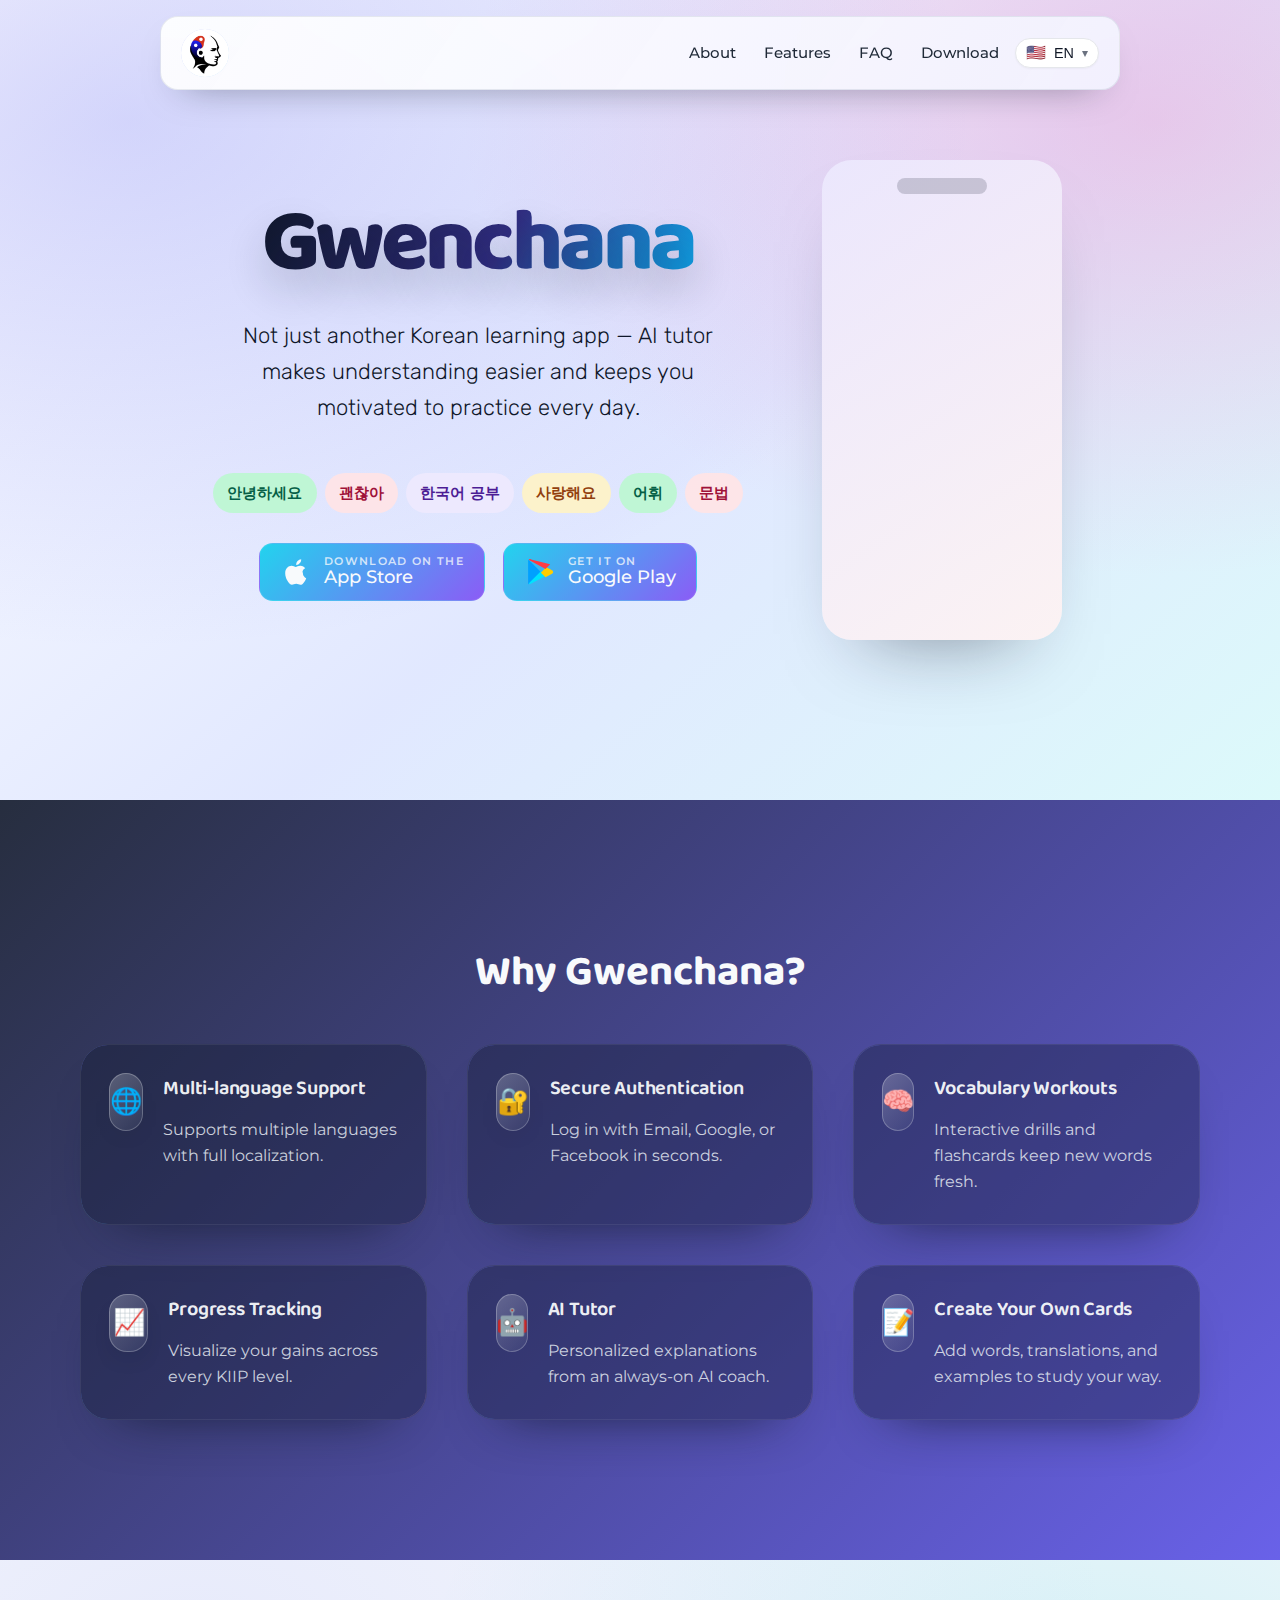
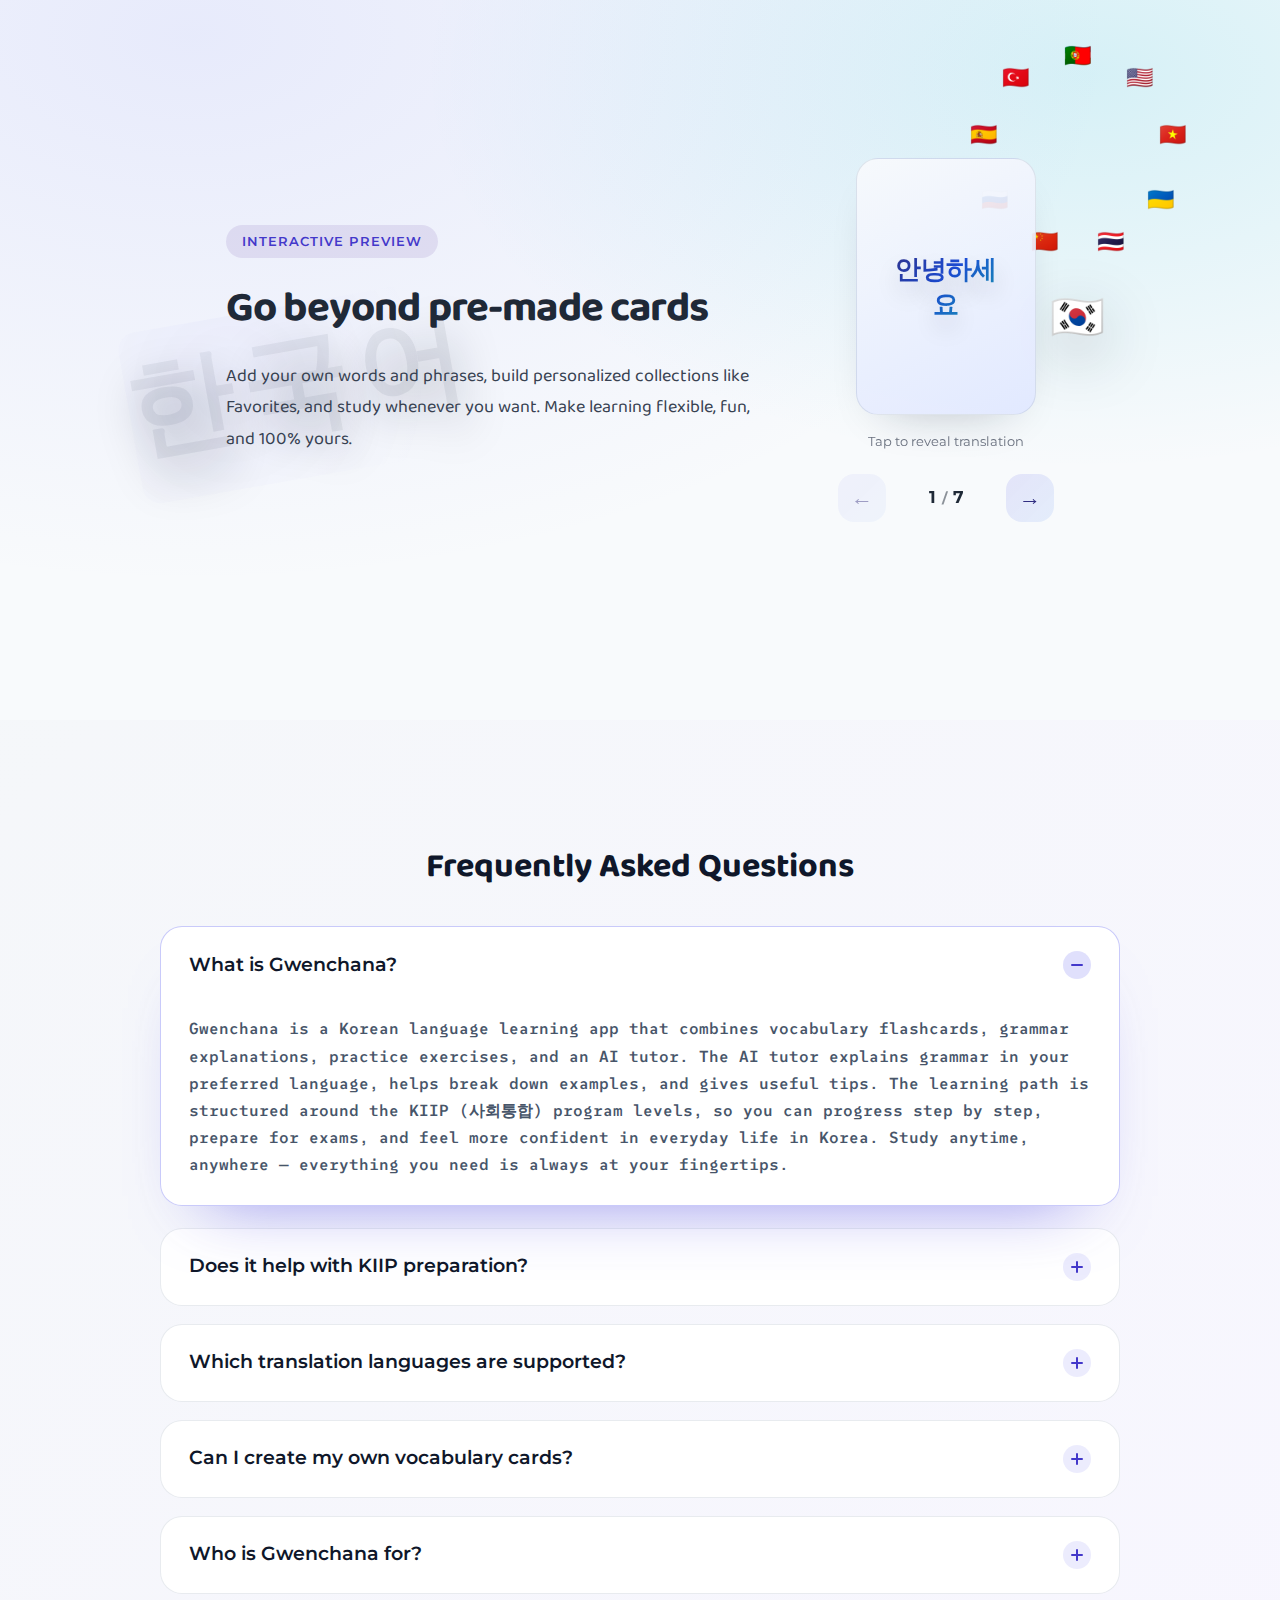
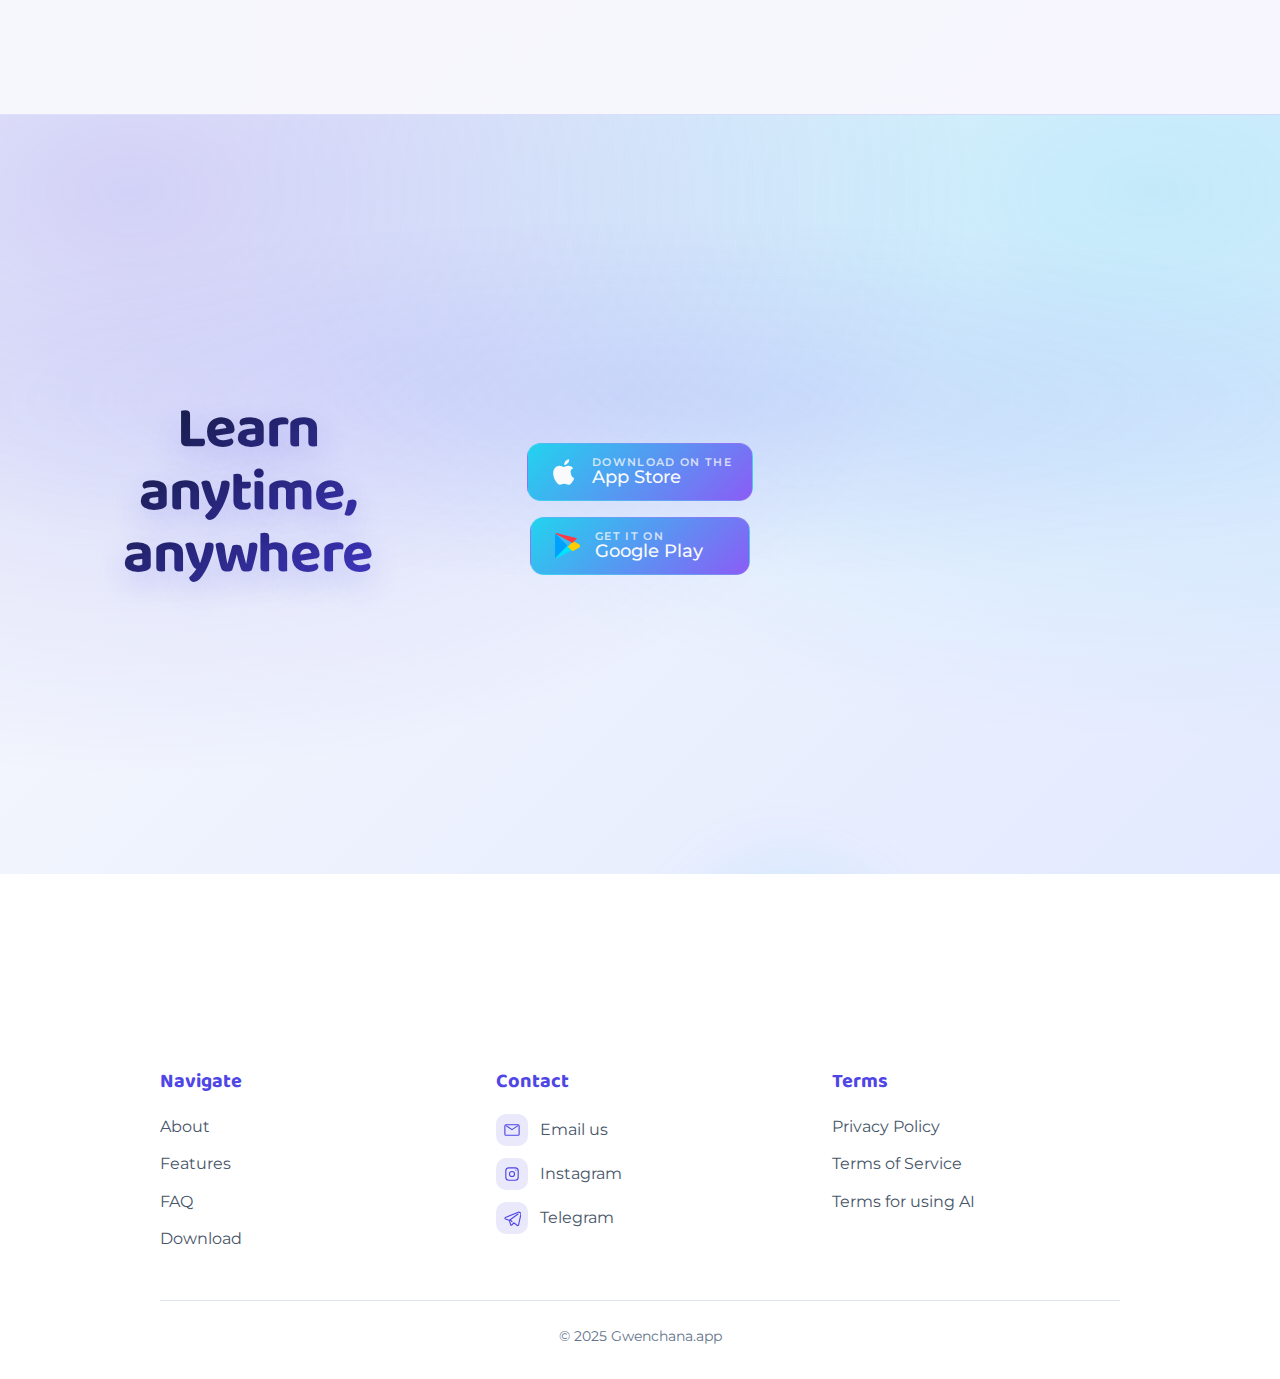
<file: index.html>
<!DOCTYPE html>
<html lang="en">
<head>
  <meta name="facebook-domain-verification" content="dpet45mq0wzg5uqssqkrjvu17d159b" />
  <meta charset="UTF-8">
  <meta name="viewport" content="width=device-width, initial-scale=1.0">
  <meta name="description" content="Not just another Korean learning app — AI tutor makes understanding easier and keeps you motivated to practice every day. Vocabulary flashcards, grammar, and KIIP preparation in 11 languages.">
  <meta property="og:type" content="website">
  <meta property="og:url" content="https://gwenchana.app">
  <meta property="og:title" content="Gwenchana — Learn Korean with AI Tutor">
  <meta property="og:description" content="Not just another Korean learning app — AI tutor makes understanding easier and keeps you motivated to practice every day.">
  <meta property="og:image" content="https://gwenchana.app/assets/logo.png">
  <title>Gwenchana App</title>
  <link rel="icon" type="image/png" href="assets/wow.png">
  <link rel="stylesheet" href="style.css">
</head>
<body>
  <!-- Header -->
  <header class="header" id="appBar">
    <div class="header-surface">
      <div class="header-inner">
        <a href="#" class="logo" aria-label="Gwenchana home">
          <img src="assets/logo.png" alt="Gwenchana logo">
        </a>
        <div class="nav-wrapper">
          <nav class="nav" id="primaryNav">
            <button class="menu-toggle" id="menuToggle" aria-expanded="false" aria-controls="navLinks">
              <span class="menu-icon" aria-hidden="true">
                <span class="menu-line"></span>
                <span class="menu-line"></span>
                <span class="menu-line"></span>
              </span>
              <span data-i18n="nav_menu">Menu</span>
            </button>
            <div class="nav-links" id="navLinks">
              <a href="#hero" data-i18n="nav_about">About</a>
              <a href="#features" data-i18n="nav_features">Features</a>
              <a href="#faq" data-i18n="nav_faq">FAQ</a>
              <a href="#download" class="nav-link-download" data-i18n="nav_download">Download</a>
            </div>
          </nav>

          <!-- Language Switcher -->
          <div class="lang-dropdown" id="langDropdown">
            <button class="lang-toggle" id="langToggle" aria-haspopup="listbox" aria-expanded="false">
              <span class="flag">🇺🇸</span>
              <span class="label">EN</span>
              <span class="chevron">▾</span>
            </button>
            <ul class="lang-menu" id="langMenu" role="listbox" tabindex="-1" aria-label="Select language">
              <li role="option" aria-selected="false">
                <button class="lang-option" data-lang="en"><span class="flag">🇺🇸</span><span>English</span></button>
              </li>
              <li role="option" aria-selected="false">
                <button class="lang-option" data-lang="ru"><span class="flag">🇷🇺</span><span>Русский</span></button>
              </li>
              <li role="option" aria-selected="false">
                <button class="lang-option" data-lang="ko"><span class="flag">🇰🇷</span><span>한국어</span></button>
              </li>
            </ul>
          </div>
        </div>
      </div>
    </div>
  </header>

  <!-- Hero -->
  <section id="hero" class="hero">
    <div class="container hero-inner">
      <div class="hero-copy">
        <h1 class="hero-title scroll-fade-up" data-i18n="hero_heading">Gwenchana</h1>
        <p class="hero-support hero-support--combined scroll-fade-up" data-i18n="hero_support">Not just another Korean learning app — AI tutor makes understanding easier and keeps you motivated to practice every day.</p>
        <div class="k-rotate scroll-fade-up" aria-hidden="true" data-stagger-delay="200">
          <span class="badge green fade" style="animation-delay:0s">안녕하세요</span>
          <span class="badge pink fade" style="animation-delay:.6s">괜찮아</span>
          <span class="badge purple fade" style="animation-delay:1.2s">한국어 공부</span>
          <span class="badge amber fade" style="animation-delay:1.8s">사랑해요</span>
          <span class="badge green fade" style="animation-delay:2.4s">어휘</span>
          <span class="badge pink fade" style="animation-delay:3s">문법</span>
        </div>
        <div class="hero-btns hero-btns--center scroll-fade-up" data-stagger-delay="400">
          <a href="https://apps.apple.com/app/gwenchana/id6753880252" class="btn store-btn appstore">
            <span class="store-icon" aria-hidden="true">
              <svg xmlns="http://www.w3.org/2000/svg" viewBox="0 0 24 24" role="img" focusable="false">
                <path fill="currentColor" d="M17.54 12.46c-.02-1.62.73-2.84 2.32-3.74-.87-1.26-2.19-1.94-3.94-2.06-1.65-.13-3.45.96-4.12.96-.71 0-2.33-.92-3.59-.92-2.64.04-5.47 2.15-5.47 6.41 0 1.26.23 2.56.69 3.91.61 1.76 2.83 6.06 5.14 5.99 1.21-.03 2.06-.86 3.63-.86 1.53 0 2.31.86 3.64.86 2.33-.04 4.29-3.94 4.89-5.72-3.11-1.47-2.78-4.31-2.79-4.83zm-2.22-8.1c1.26-1.53 1.14-2.92 1.11-3.36-1.11.06-2.38.76-3.1 1.65-.79.97-1.25 2.16-1.15 3.42 1.19.09 2.28-.52 3.14-1.71z"/>
              </svg>
            </span>
            <span class="store-content">
              <small data-i18n="btn_appstore_pretitle">Download on the</small>
              <span data-i18n="btn_appstore">App Store</span>
            </span>
          </a>
          <a href="https://play.google.com/store/apps/details?id=app.gweanna" class="btn store-btn playstore">
            <span class="store-icon" aria-hidden="true">
              <svg xmlns="http://www.w3.org/2000/svg" viewBox="0 0 512 512" role="img" focusable="false">
                <path fill="#00A0FF" d="M47.6 30.2c-5.8 5.4-9.2 13.8-9.2 24.2v403.2c0 10.4 3.4 18.8 9.2 24.2l223.7-224.9L47.6 30.2z"/>
                <path fill="#00E3FF" d="M356.3 327.8l-84.9-84.9-223.7 224.9c5.2 4.8 12.1 7.6 20.5 7.6 5.6 0 12.1-1.4 19.1-4.9l268.9-142.7z"/>
                <path fill="#FFCE00" d="M356.3 184.2l-84.9 84.8 84.9 84.9 120.5-63.9c12.3-6.5 19.5-18.9 19.5-33.9 0-15-7.2-27.4-19.5-33.9l-120.5-63.9z"/>
                <path fill="#FF3A44" d="M47.6 30.2l308.7 170.6 84.9-84.9L92.2 25.3c-7-3.5-13.5-4.9-19.1-4.9-8.4 0-15.3 2.8-20.5 9.8z"/>
              </svg>
            </span>
            <span class="store-content">
              <small data-i18n="btn_googleplay_pretitle">Get it on</small>
              <span data-i18n="btn_googleplay">Google Play</span>
            </span>
          </a>
        </div>
      </div>
      <div class="hero-visual scroll-fade-right" aria-hidden="true" data-stagger-delay="300">
        <div class="phone">
          <div class="card green">
            <span data-i18n="hero_card_vocab">Vocabulary</span>
            <span class="icon" aria-hidden="true">📘</span>
          </div>
          <div class="card pink">
            <span data-i18n="hero_card_reading">Reading</span>
            <span class="icon" aria-hidden="true">📖</span>
          </div>
          <div class="card purple">
            <span data-i18n="hero_card_writing">Writing</span>
            <span class="icon" aria-hidden="true">💬</span>
          </div>
          <div class="card amber">
            <span data-i18n="hero_card_grammar">Grammar</span>
            <span class="icon" aria-hidden="true">✍️</span>
          </div>
        </div>
      </div>
    </div>
  </section>

  <!-- Features -->
  <section id="features" class="section features screen-section">
    <div class="container">
      <h2 class="scroll-fade-up" data-i18n="features_title">Why Gwenchana?</h2>
      <div class="features-grid stagger-group">
        <article class="feature-card scroll-fade-up">
          <div class="feature-card__icon" aria-hidden="true">🌐</div>
          <div class="feature-card__body">
            <h3 data-i18n="features_multi_title">Multi-language Support</h3>
            <p data-i18n="features_multi_desc">Supports multiple languages with full localization.</p>
          </div>
        </article>
        <article class="feature-card scroll-fade-up">
          <div class="feature-card__icon" aria-hidden="true">🔐</div>
          <div class="feature-card__body">
            <h3 data-i18n="features_auth_title">Secure Authentication</h3>
            <p data-i18n="features_auth_desc">Log in with email, Google, or Facebook in seconds.</p>
          </div>
        </article>
        <article class="feature-card scroll-fade-up">
          <div class="feature-card__icon" aria-hidden="true">🧠</div>
          <div class="feature-card__body">
            <h3 data-i18n="features_vocab_title">Vocabulary Workouts</h3>
            <p data-i18n="features_vocab_desc">Interactive drills and flashcards keep new words fresh.</p>
          </div>
        </article>
        <article class="feature-card scroll-fade-up">
          <div class="feature-card__icon" aria-hidden="true">📈</div>
          <div class="feature-card__body">
            <h3 data-i18n="features_progress_title">Progress Tracking</h3>
            <p data-i18n="features_progress_desc">Visualize your gains across every KIIP level.</p>
          </div>
        </article>
        <article class="feature-card scroll-fade-up">
          <div class="feature-card__icon" aria-hidden="true">🤖</div>
          <div class="feature-card__body">
            <h3 data-i18n="features_ai_title">AI Tutor</h3>
            <p data-i18n="features_ai_desc">Personalized explanations from an always-on AI coach.</p>
          </div>
        </article>
        <article class="feature-card scroll-fade-up">
          <div class="feature-card__icon" aria-hidden="true">📝</div>
          <div class="feature-card__body">
            <h3 data-i18n="features_offline_title">Create Your Own Cards</h3>
            <p data-i18n="features_offline_desc">Add words, translations, and examples to study your way.</p>
          </div>
        </article>
      </div>
    </div>
  </section>

  <!-- Vocabulary cards demo -->
  <section id="vocab-demo" class="section vocab-demo screen-section">
    <div class="vocab-floating scroll-parallax" aria-hidden="true" data-parallax-speed="0.3">
      <div class="vocab-floating__cluster">
        <div class="vocab-floating__orbit">
          <span class="vocab-orbit-flag">🇺🇿</span>
          <span class="vocab-orbit-flag">🇺🇸</span>
          <span class="vocab-orbit-flag">🇻🇳</span>
          <span class="vocab-orbit-flag">🇺🇦</span>
          <span class="vocab-orbit-flag">🇹🇭</span>
          <span class="vocab-orbit-flag">🇨🇳</span>
          <span class="vocab-orbit-flag">🇷🇺</span>
          <span class="vocab-orbit-flag">🇪🇸</span>
          <span class="vocab-orbit-flag">🇹🇷</span>
          <span class="vocab-orbit-flag">🇵🇹</span>
        </div>
        <span class="vocab-floating__flag">🇰🇷</span>
      </div>
      <span class="vocab-floating__text">한국어</span>
    </div>
    <div class="container">
      <div class="vocab-demo__inner">
        <div class="vocab-demo__copy scroll-fade-left">
          <span class="vocab-label" data-i18n="vocab_pill">Interactive preview</span>
          <h2 class="vocab-heading" data-i18n="vocab_title">Build your vocabulary</h2>
          <p class="vocab-subheading" data-i18n="vocab_body">Tap a Korean word to reveal the translation in your language. Track your progress and enjoy learning with interactive flashcards.</p>
        </div>

        <div class="vocab-card-column scroll-fade-right" aria-live="polite">
          <div class="vocab-card-wrapper">
            <button class="vocab-card" type="button" aria-pressed="false">
              <span class="vocab-card__face vocab-card__face--front">
                <span class="vocab-word">안녕하세요</span>
              </span>
              <span class="vocab-card__face vocab-card__face--back">
                <span class="vocab-translation">Hello</span>
              </span>
            </button>
          </div>
          <p class="vocab-hint" data-i18n="vocab_hint_show">Tap to reveal translation</p>
          <div class="vocab-controls">
            <button class="vocab-nav vocab-nav--prev" type="button" disabled>
              <span aria-hidden="true">←</span>
              <span class="sr-only" data-i18n="vocab_prev">Previous word</span>
            </button>
            <div class="vocab-progress" aria-live="polite">
              <span class="vocab-progress__counter"><span class="vocab-progress__current">1</span><span class="vocab-progress__divider">/</span><span class="vocab-progress__total">7</span></span>
            </div>
            <button class="vocab-nav vocab-nav--next" type="button">
              <span aria-hidden="true">→</span>
              <span class="sr-only" data-i18n="vocab_next">Next word</span>
            </button>
          </div>
          <div class="confetti-layer" aria-hidden="true"></div>
        </div>
      </div>
    </div>
  </section>

  <!-- FAQ -->
  <section id="faq" class="section faq screen-section">
    <div class="container">
      <h2 class="scroll-fade-up" data-i18n="faq_title">FAQ</h2>
      <div class="faq-list stagger-group">
        <details class="faq-item scroll-fade-up" open data-stagger-index="0">
          <summary>
            <span class="faq-question" data-i18n="faq_q1">What is Gwenchana?</span>
            <span class="faq-icon" aria-hidden="true"></span>
          </summary>
          <div class="faq-answer">
            <div>
              <p data-i18n="faq_a1">Gwenchana is a Korean language learning app that combines vocabulary flashcards, grammar explanations, practice exercises, and an AI tutor. The AI tutor explains grammar in your preferred language, helps break down examples, and gives useful tips. The learning path is structured around the KIIP (사회통합) program levels, so you can progress step by step, prepare for exams, and feel more confident in everyday life in Korea. Study anytime, anywhere — everything you need is always at your fingertips.</p>
            </div>
          </div>
        </details>
        <details class="faq-item scroll-fade-up" data-stagger-index="1">
          <summary>
            <span class="faq-question" data-i18n="faq_q2">Does it help with KIIP preparation?</span>
            <span class="faq-icon" aria-hidden="true"></span>
          </summary>
          <div class="faq-answer">
            <div>
              <p data-i18n="faq_a2">Yes. Gwenchana is built around the official 사회통합 (KIIP) curriculum. Lessons and vocabulary are aligned with the program levels, so you can follow a clear structure, practice effectively, and prepare for exams without extra stress. The app also helps you expand your personal vocabulary step by step, making it easier to understand lessons and pass tests.</p>
            </div>
          </div>
        </details>
        <details class="faq-item scroll-fade-up" data-stagger-index="2">
          <summary>
            <span class="faq-question" data-i18n="faq_q3">Which translation languages are supported?</span>
            <span class="faq-icon" aria-hidden="true"></span>
          </summary>
          <div class="faq-answer">
            <div>
              <p data-i18n="faq_a3">Currently available: 🇺🇸 English, 🇷🇺 Russian, 🇺🇿 Uzbek, 🇻🇳 Vietnamese, 🇹🇭 Thai, 🇮🇩 Indonesian, 🇺🇦 Ukrainian, 🇨🇳 Chinese, 🇪🇸 Spanish, 🇹🇷 Turkish, and 🇵🇹 Portuguese. More languages will be added in the future.</p>
            </div>
          </div>
        </details>
        <details class="faq-item scroll-fade-up" data-stagger-index="3">
          <summary>
            <span class="faq-question" data-i18n="faq_q4">Can I create my own vocabulary cards?</span>
            <span class="faq-icon" aria-hidden="true"></span>
          </summary>
          <div class="faq-answer">
            <div>
              <p data-i18n="faq_a4">Yes. Along with ready-made decks, you can easily create your own cards with words and phrases, organize them into custom sets (like Favorites ❤️), and review them anytime. This makes your learning more personalized, flexible, and effective.</p>
            </div>
          </div>
        </details>
        <details class="faq-item scroll-fade-up" data-stagger-index="4">
          <summary>
            <span class="faq-question" data-i18n="faq_q5">Who is Gwenchana for?</span>
            <span class="faq-icon" aria-hidden="true"></span>
          </summary>
          <div class="faq-answer">
            <div>
              <p data-i18n="faq_a5">Gwenchana is perfect for beginners taking their first steps in Korean, as well as intermediate learners. Its flexible structure lets you study at your own pace, no matter how busy your schedule is. Studying only once a week is rarely enough—if you want to pass the exam on the first try and save both time and ₩100,000, regular practice is key. You can even learn on the go, reviewing vocabulary during your commute. By repeating words from completed lessons, you’ll steadily expand your vocabulary—and vocabulary is 50% of success in learning Korean.</p>
            </div>
          </div>
        </details>
      </div>
    </div>
  </section>

  <!-- Download -->
  <section id="download" class="section download screen-section">
    <div class="container">
      <div class="download-inner download-inner--minimal">
        <div class="download-heading">
          <span class="download-heading__glow" aria-hidden="true"></span>
          <h2 class="download-heading__title scroll-scale" data-i18n="download_title">Learn anytime, anywhere</h2>
        </div>
        <div class="download-actions scroll-fade-up" data-stagger-delay="200">
          <div class="download-actions__stores">
            <a href="https://apps.apple.com/app/gwenchana/id6753880252" class="btn store-btn appstore">
              <span class="store-icon" aria-hidden="true">
                <svg xmlns="http://www.w3.org/2000/svg" viewBox="0 0 24 24" role="img" focusable="false">
                  <path fill="currentColor" d="M17.54 12.46c-.02-1.62.73-2.84 2.32-3.74-.87-1.26-2.19-1.94-3.94-2.06-1.65-.13-3.45.96-4.12.96-.71 0-2.33-.92-3.59-.92-2.64.04-5.47 2.15-5.47 6.41 0 1.26.23 2.56.69 3.91.61 1.76 2.83 6.06 5.14 5.99 1.21-.03 2.06-.86 3.63-.86 1.53 0 2.31.86 3.64.86 2.33-.04 4.29-3.94 4.89-5.72-3.11-1.47-2.78-4.31-2.79-4.83zm-2.22-8.1c1.26-1.53 1.14-2.92 1.11-3.36-1.11.06-2.38.76-3.1 1.65-.79.97-1.25 2.16-1.15 3.42 1.19.09 2.28-.52 3.14-1.71z"/>
                </svg>
              </span>
              <span class="store-content">
                <small data-i18n="btn_appstore_pretitle">Download on the</small>
                <span data-i18n="btn_appstore">App Store</span>
              </span>
            </a>
            <a href="https://play.google.com/store/apps/details?id=app.gweanna" class="btn store-btn playstore">
              <span class="store-icon" aria-hidden="true">
                <svg xmlns="http://www.w3.org/2000/svg" viewBox="0 0 512 512" role="img" focusable="false">
                  <path fill="#00A0FF" d="M47.6 30.2c-5.8 5.4-9.2 13.8-9.2 24.2v403.2c0 10.4 3.4 18.8 9.2 24.2l223.7-224.9L47.6 30.2z"/>
                  <path fill="#00E3FF" d="M356.3 327.8l-84.9-84.9-223.7 224.9c5.2 4.8 12.1 7.6 20.5 7.6 5.6 0 12.1-1.4 19.1-4.9l268.9-142.7z"/>
                  <path fill="#FFCE00" d="M356.3 184.2l-84.9 84.8 84.9 84.9 120.5-63.9c12.3-6.5 19.5-18.9 19.5-33.9 0-15-7.2-27.4-19.5-33.9l-120.5-63.9z"/>
                  <path fill="#FF3A44" d="M47.6 30.2l308.7 170.6 84.9-84.9L92.2 25.3c-7-3.5-13.5-4.9-19.1-4.9-8.4 0-15.3 2.8-20.5 9.8z"/>
                </svg>
              </span>
              <span class="store-content">
                <small data-i18n="btn_googleplay_pretitle">Get it on</small>
                <span data-i18n="btn_googleplay">Google Play</span>
              </span>
            </a>
          </div>
        </div>
        <div class="download-floating" aria-hidden="true">
          <span class="download-floating__word" style="--tx:-180px; --ty:-160px; --delay:0s; --duration:18s;">성공</span>
          <span class="download-floating__word" style="--tx:160px; --ty:-120px; --delay:2s; --duration:16s;">자신감</span>
          <span class="download-floating__word" style="--tx:-140px; --ty:20px; --delay:4s; --duration:15s;">도전</span>
          <span class="download-floating__word" style="--tx:140px; --ty:70px; --delay:1s; --duration:17s;">합격</span>
          <span class="download-floating__word" style="--tx:-40px; --ty:-200px; --delay:3s; --duration:19s;">꿈</span>
          <span class="download-floating__word" style="--tx:70px; --ty:200px; --delay:5s; --duration:16s;">노력</span>
          <span class="download-floating__word" style="--tx:-210px; --ty:130px; --delay:2.5s; --duration:20s;">성장</span>
          <span class="download-floating__word" style="--tx:210px; --ty:10px; --delay:4.5s; --duration:18s;">열정</span>
          <span class="download-floating__word" style="--tx:-10px; --ty:150px; --delay:6s; --duration:15s;">기회</span>
          <span class="download-floating__word" style="--tx:60px; --ty:-70px; --delay:1.5s; --duration:17s;">목표</span>
          <span class="download-floating__word" style="--tx:-170px; --ty:-10px; --delay:5.5s; --duration:16s;">응원</span>
          <span class="download-floating__word" style="--tx:150px; --ty:-190px; --delay:3.5s; --duration:19s;">희망</span>
          <span class="download-floating__word" style="--tx:0px; --ty:210px; --delay:7s; --duration:18s;">성취</span>
        </div>
      </div>
    </div>
  </section>

  <footer class="footer" id="footer">
    <div class="container">
      <div class="footer-columns">
        <div class="footer-column">
          <h3 data-i18n="footer_nav_title">Navigate</h3>
          <ul>
            <li><a href="#hero" data-i18n="footer_nav_about">About</a></li>
            <li><a href="#features" data-i18n="footer_nav_features">Features</a></li>
            <li><a href="#faq" data-i18n="footer_nav_faq">FAQ</a></li>
            <li><a href="#download" data-i18n="footer_nav_download">Download</a></li>
          </ul>
        </div>
        <div class="footer-column footer-column--contacts">
          <h3 data-i18n="footer_contact_title">Contact</h3>
          <ul>
            <li>
              <span class="footer-icon" aria-hidden="true">
                <svg viewBox="0 0 24 24">
                  <path d="M4 5h16a1.5 1.5 0 0 1 1.5 1.5v11A1.5 1.5 0 0 1 20 19H4a1.5 1.5 0 0 1-1.5-1.5v-11A1.5 1.5 0 0 1 4 5Z" fill="none" stroke="currentColor" stroke-width="1.5" stroke-linejoin="round"/>
                  <path d="m4.5 6.5 7.5 5 7.5-5" fill="none" stroke="currentColor" stroke-width="1.5" stroke-linecap="round" stroke-linejoin="round"/>
                </svg>
              </span>
              <a href="mailto:hello@gwenchana.app" data-i18n="footer_contact_email">Email us</a>
            </li>
            <li>
              <span class="footer-icon" aria-hidden="true">
                <svg viewBox="0 0 24 24">
                  <rect x="3.75" y="3.75" width="16.5" height="16.5" rx="4" ry="4" fill="none" stroke="currentColor" stroke-width="1.5"/>
                  <circle cx="12" cy="12" r="3.4" fill="none" stroke="currentColor" stroke-width="1.5"/>
                  <circle cx="17.2" cy="6.8" r="0.9" fill="currentColor"/>
                </svg>
              </span>
              <a href="https://www.instagram.com/gwenchana.app?igsh=MXhoejlicmFncWpwbA%3D%3D&utm_source=qr" target="_blank" rel="noopener" data-i18n="footer_contact_instagram">Instagram</a>
            </li>
            <li>
              <span class="footer-icon" aria-hidden="true">
                <svg viewBox="0 0 24 24">
                  <path d="M21.3 4.1 3.2 11.3c-.87.34-.82 1.62.07 1.92l5.02 1.7 1.94 6.05c.21.66 1.03.85 1.5.35l2.62-2.9 4.82 3.52c.56.41 1.35.11 1.51-.58l3.39-15.09c.18-.77-.62-1.43-1.19-1.08Z" fill="none" stroke="currentColor" stroke-width="1.5" stroke-linejoin="round"/>
                  <path d="m9.05 14.6 11.05-7.88" fill="none" stroke="currentColor" stroke-width="1.5" stroke-linecap="round" stroke-linejoin="round"/>
                  <path d="m9.7 14.7 2.3 2.2" fill="none" stroke="currentColor" stroke-width="1.5" stroke-linecap="round" stroke-linejoin="round"/>
                </svg>
              </span>
              <a href="https://t.me/codeflatwhite" target="_blank" rel="noopener" data-i18n="footer_contact_telegram">Telegram</a>
            </li>
          </ul>
        </div>
        <div class="footer-column">
          <h3 data-i18n="footer_terms_title">Terms</h3>
          <ul>
            <li><a href="/privacy" data-i18n="footer_terms_privacy">Privacy Policy</a></li>
            <li><a href="/terms" data-i18n="footer_terms_terms">Terms of Service</a></li>
            <li><a href="/ai-terms" data-i18n="footer_terms_ai">Terms for using AI</a></li>
          </ul>
        </div>
      </div>
      <div class="footer-bottom">
        <p data-i18n="footer_copy">© 2025 Gwenchana.app</p>
      </div>
    </div>
  </footer>

  <script src="lang.js"></script>
  <script src="scroll-animations.js"></script>
</body>
</html>
</file>
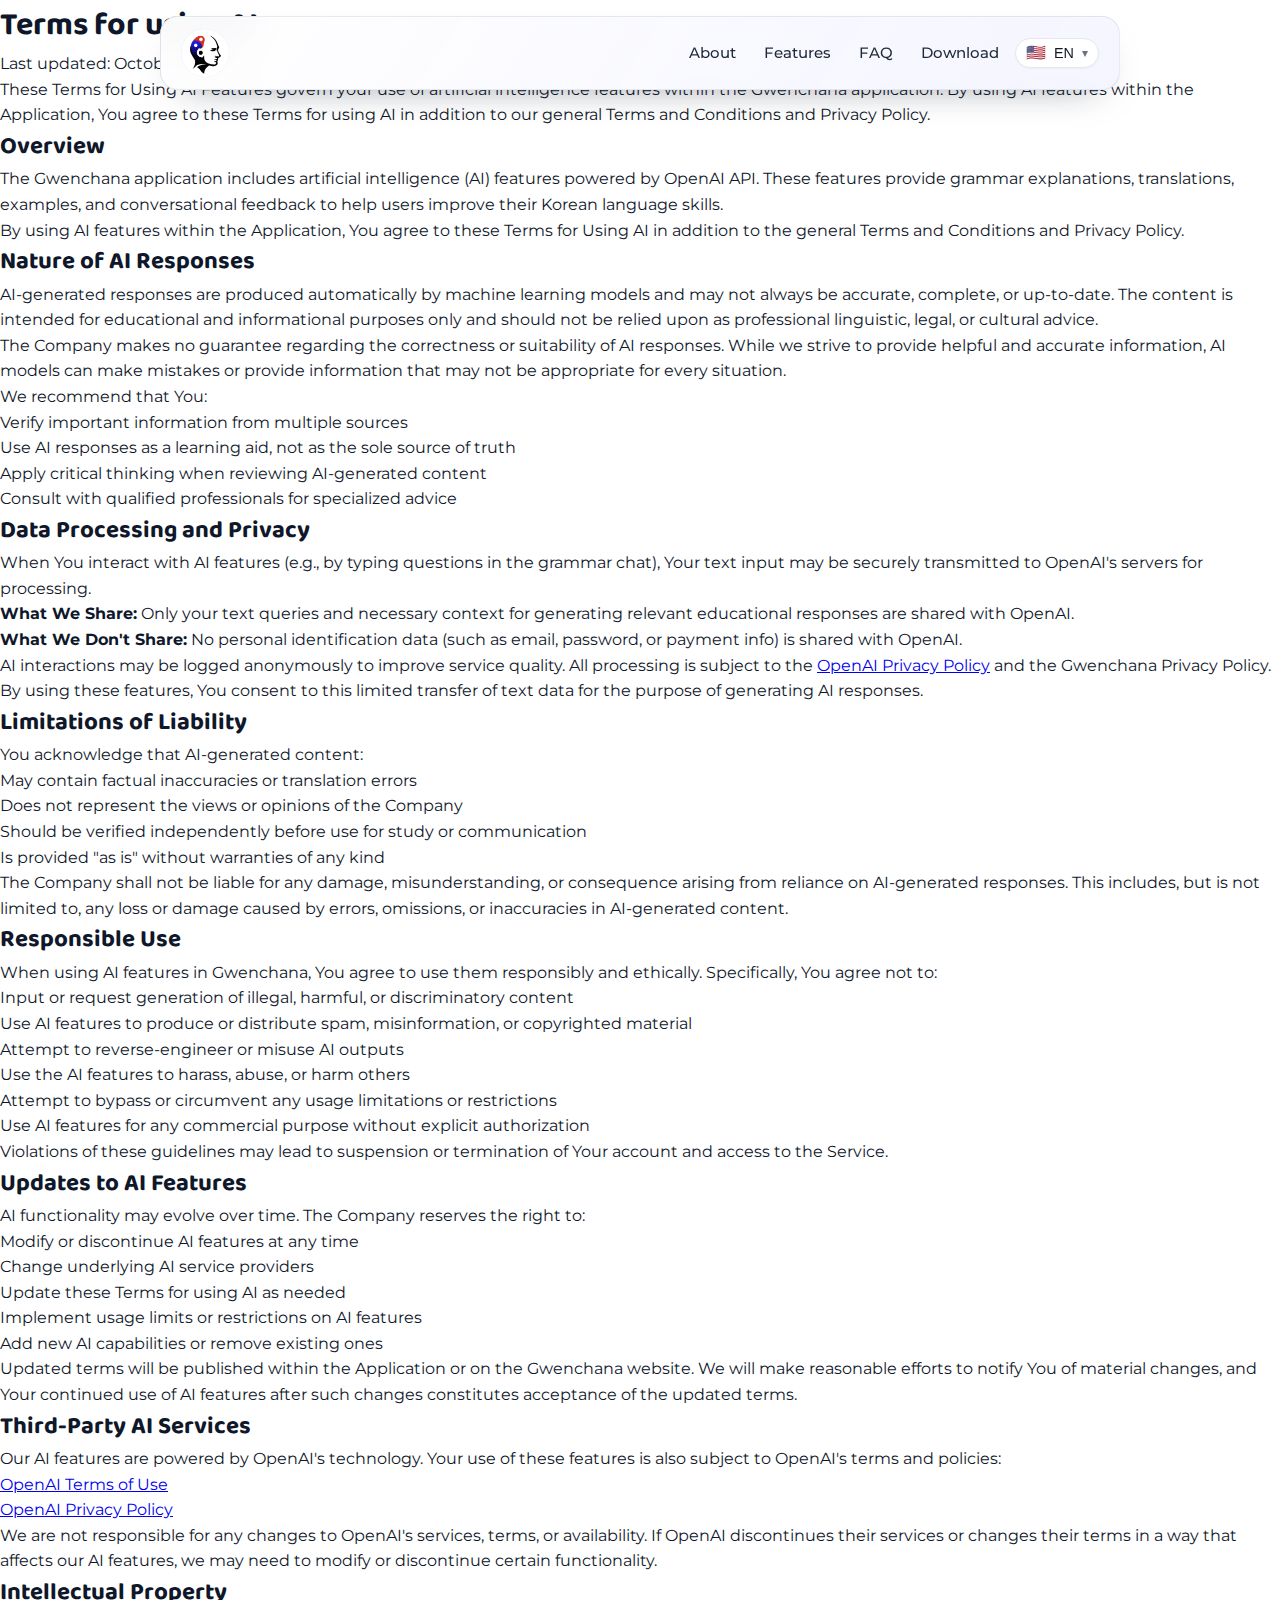
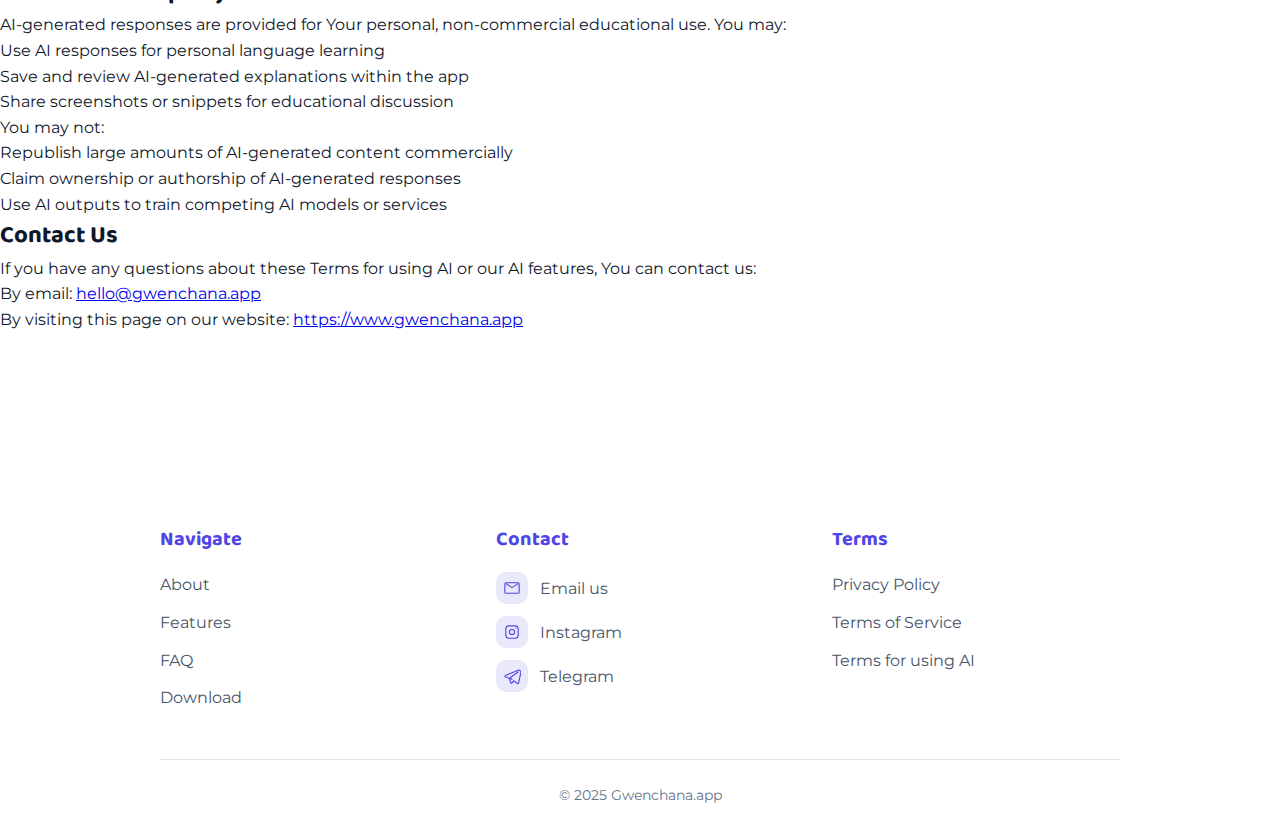
<file: ai-terms.html>
<!DOCTYPE html>
<html lang="en">
<head>
  <meta charset="UTF-8">
  <meta name="viewport" content="width=device-width, initial-scale=1.0">
  <title>Gwenchana — Terms for using AI</title>
  <link rel="stylesheet" href="style.css">
</head>
<body class="legal-page">
  <header class="header" id="appBar">
    <div class="header-surface">
      <div class="header-inner">
        <a href="index.html" class="logo" aria-label="Gwenchana home">
          <img src="assets/logo.png" alt="Gwenchana logo">
        </a>
        <div class="nav-wrapper">
          <nav class="nav" id="primaryNav">
            <button class="menu-toggle" id="menuToggle" aria-expanded="false" aria-controls="navLinks">
              <span class="menu-icon" aria-hidden="true">
                <span class="menu-line"></span>
                <span class="menu-line"></span>
                <span class="menu-line"></span>
              </span>
              <span data-i18n="nav_menu">Menu</span>
            </button>
            <div class="nav-links" id="navLinks">
              <a href="index.html#hero" data-i18n="nav_about">About</a>
              <a href="index.html#features" data-i18n="nav_features">Features</a>
              <a href="index.html#faq" data-i18n="nav_faq">FAQ</a>
              <a href="index.html#download" class="nav-link-download" data-i18n="nav_download">Download</a>
            </div>
          </nav>

          <div class="lang-dropdown" id="langDropdown">
            <button class="lang-toggle" id="langToggle" aria-haspopup="listbox" aria-expanded="false">
              <span class="flag">🇺🇸</span>
              <span class="label">EN</span>
              <span class="chevron">▾</span>
            </button>
            <ul class="lang-menu" id="langMenu" role="listbox" tabindex="-1" aria-label="Select language">
              <li role="option" aria-selected="false">
                <button class="lang-option" data-lang="en"><span class="flag">🇺🇸</span><span>English</span></button>
              </li>
              <li role="option" aria-selected="false">
                <button class="lang-option" data-lang="ru"><span class="flag">🇷🇺</span><span>Русский</span></button>
              </li>
              <li role="option" aria-selected="false">
                <button class="lang-option" data-lang="ko"><span class="flag">🇰🇷</span><span>한국어</span></button>
              </li>
            </ul>
          </div>
        </div>
      </div>
    </div>
  </header>

  <main class="legal-main">
    <div class="legal-wrapper" data-lang="en">
      <header class="legal-intro">
        <h1>Terms for using AI</h1>
        <p class="legal-updated">Last updated: October 9, 2025</p>
        <p>These Terms for Using AI Features govern your use of artificial intelligence features within the Gwenchana application. By using AI features within the Application, You agree to these Terms for using AI in addition to our general Terms and Conditions and Privacy Policy.</p>
      </header>

      <section class="legal-section" id="overview">
        <h2>Overview</h2>
        <p>The Gwenchana application includes artificial intelligence (AI) features powered by OpenAI API. These features provide grammar explanations, translations, examples, and conversational feedback to help users improve their Korean language skills.</p>
        <p>By using AI features within the Application, You agree to these Terms for Using AI in addition to the general Terms and Conditions and Privacy Policy.</p>
      </section>

      <section class="legal-section" id="nature">
        <h2>Nature of AI Responses</h2>
        <p>AI-generated responses are produced automatically by machine learning models and may not always be accurate, complete, or up-to-date. The content is intended for educational and informational purposes only and should not be relied upon as professional linguistic, legal, or cultural advice.</p>
        <p>The Company makes no guarantee regarding the correctness or suitability of AI responses. While we strive to provide helpful and accurate information, AI models can make mistakes or provide information that may not be appropriate for every situation.</p>
        <p>We recommend that You:</p>
        <ul>
          <li>Verify important information from multiple sources</li>
          <li>Use AI responses as a learning aid, not as the sole source of truth</li>
          <li>Apply critical thinking when reviewing AI-generated content</li>
          <li>Consult with qualified professionals for specialized advice</li>
        </ul>
      </section>

      <section class="legal-section" id="data-processing">
        <h2>Data Processing and Privacy</h2>
        <p>When You interact with AI features (e.g., by typing questions in the grammar chat), Your text input may be securely transmitted to OpenAI's servers for processing.</p>
        <p><strong>What We Share:</strong> Only your text queries and necessary context for generating relevant educational responses are shared with OpenAI.</p>
        <p><strong>What We Don't Share:</strong> No personal identification data (such as email, password, or payment info) is shared with OpenAI.</p>
        <p>AI interactions may be logged anonymously to improve service quality. All processing is subject to the <a href="https://openai.com/privacy" target="_blank" rel="noopener">OpenAI Privacy Policy</a> and the Gwenchana Privacy Policy.</p>
        <p>By using these features, You consent to this limited transfer of text data for the purpose of generating AI responses.</p>
      </section>

      <section class="legal-section" id="limitations">
        <h2>Limitations of Liability</h2>
        <p>You acknowledge that AI-generated content:</p>
        <ul>
          <li>May contain factual inaccuracies or translation errors</li>
          <li>Does not represent the views or opinions of the Company</li>
          <li>Should be verified independently before use for study or communication</li>
          <li>Is provided "as is" without warranties of any kind</li>
        </ul>
        <p>The Company shall not be liable for any damage, misunderstanding, or consequence arising from reliance on AI-generated responses. This includes, but is not limited to, any loss or damage caused by errors, omissions, or inaccuracies in AI-generated content.</p>
      </section>

      <section class="legal-section" id="responsible-use">
        <h2>Responsible Use</h2>
        <p>When using AI features in Gwenchana, You agree to use them responsibly and ethically. Specifically, You agree not to:</p>
        <ul>
          <li>Input or request generation of illegal, harmful, or discriminatory content</li>
          <li>Use AI features to produce or distribute spam, misinformation, or copyrighted material</li>
          <li>Attempt to reverse-engineer or misuse AI outputs</li>
          <li>Use the AI features to harass, abuse, or harm others</li>
          <li>Attempt to bypass or circumvent any usage limitations or restrictions</li>
          <li>Use AI features for any commercial purpose without explicit authorization</li>
        </ul>
        <p>Violations of these guidelines may lead to suspension or termination of Your account and access to the Service.</p>
      </section>

      <section class="legal-section" id="updates">
        <h2>Updates to AI Features</h2>
        <p>AI functionality may evolve over time. The Company reserves the right to:</p>
        <ul>
          <li>Modify or discontinue AI features at any time</li>
          <li>Change underlying AI service providers</li>
          <li>Update these Terms for using AI as needed</li>
          <li>Implement usage limits or restrictions on AI features</li>
          <li>Add new AI capabilities or remove existing ones</li>
        </ul>
        <p>Updated terms will be published within the Application or on the Gwenchana website. We will make reasonable efforts to notify You of material changes, and Your continued use of AI features after such changes constitutes acceptance of the updated terms.</p>
      </section>

      <section class="legal-section" id="third-party">
        <h2>Third-Party AI Services</h2>
        <p>Our AI features are powered by OpenAI's technology. Your use of these features is also subject to OpenAI's terms and policies:</p>
        <ul>
          <li><a href="https://openai.com/terms" target="_blank" rel="noopener">OpenAI Terms of Use</a></li>
          <li><a href="https://openai.com/privacy" target="_blank" rel="noopener">OpenAI Privacy Policy</a></li>
        </ul>
        <p>We are not responsible for any changes to OpenAI's services, terms, or availability. If OpenAI discontinues their services or changes their terms in a way that affects our AI features, we may need to modify or discontinue certain functionality.</p>
      </section>

      <section class="legal-section" id="intellectual-property">
        <h2>Intellectual Property</h2>
        <p>AI-generated responses are provided for Your personal, non-commercial educational use. You may:</p>
        <ul>
          <li>Use AI responses for personal language learning</li>
          <li>Save and review AI-generated explanations within the app</li>
          <li>Share screenshots or snippets for educational discussion</li>
        </ul>
        <p>You may not:</p>
        <ul>
          <li>Republish large amounts of AI-generated content commercially</li>
          <li>Claim ownership or authorship of AI-generated responses</li>
          <li>Use AI outputs to train competing AI models or services</li>
        </ul>
      </section>

      <section class="legal-section" id="contact">
        <h2>Contact Us</h2>
        <p>If you have any questions about these Terms for using AI or our AI features, You can contact us:</p>
        <ul>
          <li>By email: <a href="mailto:hello@gwenchana.app">hello@gwenchana.app</a></li>
          <li>By visiting this page on our website: <a href="https://www.gwenchana.app" rel="noopener" target="_blank">https://www.gwenchana.app</a></li>
        </ul>
      </section>
    </div>

    <div class="legal-wrapper" data-lang="ru" style="display:none">
      <header class="legal-intro">
        <h1>Условия использования ИИ</h1>
        <p class="legal-updated">Последнее обновление: 9 октября 2025 г.</p>
        <p>Настоящие Условия использования функций ИИ регулируют использование Вами функций искусственного интеллекта в приложении Gwenchana. Используя функции ИИ в Приложении, Вы соглашаетесь с настоящими Условиями в дополнение к общим Условиям использования и Политике конфиденциальности.</p>
      </header>

      <section class="legal-section">
        <h2>Обзор</h2>
        <p>Приложение Gwenchana включает функции искусственного интеллекта (ИИ) на базе OpenAI API. Эти функции предоставляют объяснения грамматики, переводы, примеры и диалоговую обратную связь для помощи пользователям в улучшении навыков корейского языка.</p>
        <p>Используя функции ИИ в Приложении, Вы соглашаетесь с настоящими Условиями использования ИИ в дополнение к общим Условиям использования и Политике конфиденциальности.</p>
      </section>

      <section class="legal-section">
        <h2>Характер ответов ИИ</h2>
        <p>Ответы, сгенерированные ИИ, создаются автоматически моделями машинного обучения и могут быть не всегда точными, полными или актуальными. Контент предназначен исключительно для образовательных и информационных целей и не должен рассматриваться как профессиональная лингвистическая, юридическая или культурная консультация.</p>
        <p>Компания не гарантирует правильность или пригодность ответов ИИ. Хотя мы стремимся предоставлять полезную и точную информацию, модели ИИ могут допускать ошибки или предоставлять информацию, не подходящую для каждой ситуации.</p>
        <p>Мы рекомендуем Вам:</p>
        <ul>
          <li>Проверять важную информацию из нескольких источников</li>
          <li>Использовать ответы ИИ как учебное пособие, а не как единственный источник истины</li>
          <li>Применять критическое мышление при изучении контента, созданного ИИ</li>
          <li>Обращаться к квалифицированным специалистам за профессиональными советами</li>
        </ul>
      </section>

      <section class="legal-section">
        <h2>Обработка данных и конфиденциальность</h2>
        <p>Когда Вы взаимодействуете с функциями ИИ (например, задаёте вопросы в грамматическом чате), Ваш текстовый ввод может быть безопасно передан на серверы OpenAI для обработки.</p>
        <p><strong>Что мы передаём:</strong> OpenAI передаются только Ваши текстовые запросы и необходимый контекст для генерации релевантных образовательных ответов.</p>
        <p><strong>Что мы не передаём:</strong> Персональные идентификационные данные (такие как электронная почта, пароль или платёжная информация) не передаются OpenAI.</p>
        <p>Взаимодействие с ИИ может регистрироваться анонимно для улучшения качества сервиса. Вся обработка осуществляется в соответствии с <a href="https://openai.com/privacy" target="_blank" rel="noopener">Политикой конфиденциальности OpenAI</a> и Политикой конфиденциальности Gwenchana.</p>
        <p>Используя эти функции, Вы даёте согласие на ограниченную передачу текстовых данных в целях генерации ответов ИИ.</p>
      </section>

      <section class="legal-section">
        <h2>Ограничение ответственности</h2>
        <p>Вы признаёте, что контент, созданный ИИ:</p>
        <ul>
          <li>Может содержать фактические неточности или ошибки перевода</li>
          <li>Не отражает взгляды или мнения Компании</li>
          <li>Должен быть проверен независимо перед использованием в учёбе или общении</li>
          <li>Предоставляется «как есть» без каких-либо гарантий</li>
        </ul>
        <p>Компания не несёт ответственности за любой ущерб, недоразумение или последствие, возникшее в результате использования ответов ИИ. Это включает, помимо прочего, любые убытки или ущерб, вызванные ошибками, упущениями или неточностями в контенте ИИ.</p>
      </section>

      <section class="legal-section">
        <h2>Ответственное использование</h2>
        <p>При использовании функций ИИ в Gwenchana Вы обязуетесь использовать их ответственно и этично. В частности, Вы обязуетесь не:</p>
        <ul>
          <li>Вводить или запрашивать генерацию незаконного, вредоносного или дискриминационного контента</li>
          <li>Использовать функции ИИ для создания или распространения спама, дезинформации или материалов, защищённых авторским правом</li>
          <li>Пытаться выполнить обратную разработку или злоупотреблять результатами ИИ</li>
          <li>Использовать функции ИИ для преследования, оскорбления или причинения вреда другим</li>
          <li>Пытаться обойти какие-либо ограничения использования</li>
          <li>Использовать функции ИИ в коммерческих целях без явного разрешения</li>
        </ul>
        <p>Нарушение данных правил может привести к приостановке или прекращению действия Вашей учётной записи и доступа к Сервису.</p>
      </section>

      <section class="legal-section">
        <h2>Обновления функций ИИ</h2>
        <p>Функциональность ИИ может развиваться со временем. Компания оставляет за собой право:</p>
        <ul>
          <li>Изменять или прекращать работу функций ИИ в любое время</li>
          <li>Менять поставщиков ИИ-услуг</li>
          <li>Обновлять настоящие Условия использования ИИ по мере необходимости</li>
          <li>Устанавливать лимиты или ограничения на использование функций ИИ</li>
          <li>Добавлять новые возможности ИИ или удалять существующие</li>
        </ul>
        <p>Обновлённые условия будут опубликованы в Приложении или на сайте Gwenchana. Мы предпримем разумные усилия для уведомления о существенных изменениях, а продолжение использования функций ИИ после таких изменений означает принятие обновлённых условий.</p>
      </section>

      <section class="legal-section">
        <h2>Сторонние ИИ-сервисы</h2>
        <p>Наши функции ИИ работают на технологии OpenAI. Использование этих функций также регулируется условиями и политиками OpenAI:</p>
        <ul>
          <li><a href="https://openai.com/terms" target="_blank" rel="noopener">Условия использования OpenAI</a></li>
          <li><a href="https://openai.com/privacy" target="_blank" rel="noopener">Политика конфиденциальности OpenAI</a></li>
        </ul>
        <p>Мы не несём ответственности за изменения в сервисах, условиях или доступности OpenAI. Если OpenAI прекратит предоставление услуг или изменит условия таким образом, что это повлияет на наши функции ИИ, нам может потребоваться изменить или прекратить определённую функциональность.</p>
      </section>

      <section class="legal-section">
        <h2>Интеллектуальная собственность</h2>
        <p>Ответы, сгенерированные ИИ, предоставляются для Вашего личного, некоммерческого образовательного использования. Вы можете:</p>
        <ul>
          <li>Использовать ответы ИИ для личного изучения языка</li>
          <li>Сохранять и просматривать объяснения ИИ в приложении</li>
          <li>Делиться скриншотами или фрагментами для образовательного обсуждения</li>
        </ul>
        <p>Вы не можете:</p>
        <ul>
          <li>Публиковать большие объёмы контента ИИ в коммерческих целях</li>
          <li>Заявлять о праве собственности или авторстве ответов ИИ</li>
          <li>Использовать результаты ИИ для обучения конкурирующих моделей или сервисов ИИ</li>
        </ul>
      </section>

      <section class="legal-section">
        <h2>Свяжитесь с нами</h2>
        <p>Если у Вас есть вопросы о настоящих Условиях использования ИИ или наших функциях ИИ, Вы можете связаться с нами:</p>
        <ul>
          <li>По электронной почте: <a href="mailto:hello@gwenchana.app">hello@gwenchana.app</a></li>
          <li>На нашем сайте: <a href="https://www.gwenchana.app" rel="noopener" target="_blank">https://www.gwenchana.app</a></li>
        </ul>
      </section>
    </div>

    <div class="legal-wrapper" data-lang="ko" style="display:none">
      <header class="legal-intro">
        <h1>AI 이용 약관</h1>
        <p class="legal-updated">최종 업데이트: 2025년 10월 9일</p>
        <p>본 AI 기능 이용 약관은 Gwenchana 애플리케이션 내의 인공지능 기능 사용을 규율합니다. 애플리케이션 내의 AI 기능을 사용함으로써 귀하는 일반 이용약관 및 개인정보 처리방침과 함께 본 AI 이용 약관에 동의하게 됩니다.</p>
      </header>

      <section class="legal-section">
        <h2>개요</h2>
        <p>Gwenchana 애플리케이션은 OpenAI API를 기반으로 하는 인공지능(AI) 기능을 포함합니다. 이러한 기능은 문법 설명, 번역, 예문 및 대화형 피드백을 제공하여 사용자의 한국어 실력 향상을 돕습니다.</p>
        <p>애플리케이션 내의 AI 기능을 사용함으로써 귀하는 일반 이용약관 및 개인정보 처리방침과 함께 본 AI 이용 약관에 동의하게 됩니다.</p>
      </section>

      <section class="legal-section">
        <h2>AI 응답의 성격</h2>
        <p>AI가 생성한 응답은 머신러닝 모델에 의해 자동으로 생성되며 항상 정확하거나 완전하거나 최신 상태가 아닐 수 있습니다. 콘텐츠는 교육 및 정보 제공 목적으로만 제공되며, 전문적인 언어, 법률 또는 문화 조언으로 의존해서는 안 됩니다.</p>
        <p>회사는 AI 응답의 정확성이나 적합성을 보증하지 않습니다. 유용하고 정확한 정보를 제공하기 위해 노력하지만, AI 모델은 실수를 하거나 모든 상황에 적합하지 않은 정보를 제공할 수 있습니다.</p>
        <p>다음을 권장합니다:</p>
        <ul>
          <li>중요한 정보는 여러 출처에서 확인하십시오</li>
          <li>AI 응답을 학습 보조 도구로 사용하고 유일한 정보원으로 의존하지 마십시오</li>
          <li>AI가 생성한 콘텐츠를 검토할 때 비판적 사고를 적용하십시오</li>
          <li>전문적인 조언이 필요한 경우 전문가에게 문의하십시오</li>
        </ul>
      </section>

      <section class="legal-section">
        <h2>데이터 처리 및 개인정보</h2>
        <p>AI 기능과 상호작용할 때(예: 문법 채팅에서 질문할 때) 귀하의 텍스트 입력은 처리를 위해 OpenAI 서버로 안전하게 전송될 수 있습니다.</p>
        <p><strong>공유되는 데이터:</strong> 관련 교육 응답을 생성하는 데 필요한 텍스트 쿼리와 컨텍스트만 OpenAI와 공유됩니다.</p>
        <p><strong>공유되지 않는 데이터:</strong> 개인 식별 데이터(이메일, 비밀번호 또는 결제 정보 등)는 OpenAI와 공유되지 않습니다.</p>
        <p>AI 상호작용은 서비스 품질 향상을 위해 익명으로 기록될 수 있습니다. 모든 처리는 <a href="https://openai.com/privacy" target="_blank" rel="noopener">OpenAI 개인정보 처리방침</a> 및 Gwenchana 개인정보 처리방침에 따릅니다.</p>
        <p>이러한 기능을 사용함으로써 귀하는 AI 응답 생성을 위한 제한적인 텍스트 데이터 전송에 동의합니다.</p>
      </section>

      <section class="legal-section">
        <h2>책임 제한</h2>
        <p>귀하는 AI가 생성한 콘텐츠가 다음과 같을 수 있음을 인정합니다:</p>
        <ul>
          <li>사실 오류 또는 번역 오류가 포함될 수 있음</li>
          <li>회사의 견해나 의견을 대변하지 않음</li>
          <li>학습이나 의사소통에 사용하기 전에 독립적으로 확인해야 함</li>
          <li>어떠한 종류의 보증 없이 "있는 그대로" 제공됨</li>
        </ul>
        <p>회사는 AI 생성 응답에 대한 의존으로 인해 발생하는 손해, 오해 또는 결과에 대해 책임을 지지 않습니다. 이에는 AI 생성 콘텐츠의 오류, 누락 또는 부정확성으로 인한 손실이나 손해가 포함되며 이에 국한되지 않습니다.</p>
      </section>

      <section class="legal-section">
        <h2>책임 있는 사용</h2>
        <p>Gwenchana에서 AI 기능을 사용할 때 귀하는 책임감 있고 윤리적으로 사용할 것에 동의합니다. 특히 다음을 하지 않을 것에 동의합니다:</p>
        <ul>
          <li>불법적, 유해한 또는 차별적인 콘텐츠의 입력 또는 생성 요청</li>
          <li>AI 기능을 사용한 스팸, 허위 정보 또는 저작권 보호 자료의 생산 또는 배포</li>
          <li>AI 출력의 리버스 엔지니어링 또는 남용 시도</li>
          <li>AI 기능을 사용한 타인 괴롭힘, 학대 또는 가해</li>
          <li>사용 제한이나 제약의 우회 또는 회피 시도</li>
          <li>명시적 허가 없이 AI 기능의 상업적 목적 사용</li>
        </ul>
        <p>이러한 가이드라인 위반 시 귀하의 계정 및 서비스 접근이 정지되거나 종료될 수 있습니다.</p>
      </section>

      <section class="legal-section">
        <h2>AI 기능 업데이트</h2>
        <p>AI 기능은 시간이 지남에 따라 변경될 수 있습니다. 회사는 다음 권리를 보유합니다:</p>
        <ul>
          <li>언제든지 AI 기능을 수정하거나 중단</li>
          <li>기반 AI 서비스 제공자 변경</li>
          <li>필요에 따라 본 AI 이용 약관 업데이트</li>
          <li>AI 기능에 대한 사용 제한 또는 제약 구현</li>
          <li>새로운 AI 기능 추가 또는 기존 기능 제거</li>
        </ul>
        <p>업데이트된 약관은 애플리케이션 또는 Gwenchana 웹사이트에 게시됩니다. 중요한 변경 사항을 알리기 위해 합리적인 노력을 기울이며, 변경 후에도 AI 기능을 계속 사용하면 업데이트된 약관에 동의하는 것으로 간주됩니다.</p>
      </section>

      <section class="legal-section">
        <h2>제3자 AI 서비스</h2>
        <p>당사의 AI 기능은 OpenAI의 기술로 구동됩니다. 이러한 기능의 사용은 OpenAI의 약관 및 정책에도 적용됩니다:</p>
        <ul>
          <li><a href="https://openai.com/terms" target="_blank" rel="noopener">OpenAI 이용약관</a></li>
          <li><a href="https://openai.com/privacy" target="_blank" rel="noopener">OpenAI 개인정보 처리방침</a></li>
        </ul>
        <p>당사는 OpenAI의 서비스, 약관 또는 가용성 변경에 대해 책임을 지지 않습니다. OpenAI가 서비스를 중단하거나 AI 기능에 영향을 미치는 방식으로 약관을 변경하는 경우 특정 기능을 수정하거나 중단해야 할 수 있습니다.</p>
      </section>

      <section class="legal-section">
        <h2>지적 재산권</h2>
        <p>AI가 생성한 응답은 귀하의 개인적, 비상업적 교육 목적으로 제공됩니다. 귀하는 다음을 할 수 있습니다:</p>
        <ul>
          <li>개인 언어 학습을 위해 AI 응답 사용</li>
          <li>앱 내에서 AI 생성 설명 저장 및 검토</li>
          <li>교육적 토론을 위한 스크린샷 또는 발췌문 공유</li>
        </ul>
        <p>귀하는 다음을 할 수 없습니다:</p>
        <ul>
          <li>AI 생성 콘텐츠를 대량으로 상업적으로 재게시</li>
          <li>AI 생성 응답의 소유권 또는 저작권 주장</li>
          <li>AI 출력을 경쟁 AI 모델 또는 서비스 훈련에 사용</li>
        </ul>
      </section>

      <section class="legal-section">
        <h2>문의하기</h2>
        <p>본 AI 이용 약관이나 AI 기능에 대한 문의 사항이 있으시면 다음을 통해 연락해 주십시오:</p>
        <ul>
          <li>이메일: <a href="mailto:hello@gwenchana.app">hello@gwenchana.app</a></li>
          <li>웹사이트: <a href="https://www.gwenchana.app" rel="noopener" target="_blank">https://www.gwenchana.app</a></li>
        </ul>
      </section>
    </div>
  </main>

  <footer class="footer" id="footer">
    <div class="container">
      <div class="footer-columns">
        <div class="footer-column">
          <h3 data-i18n="footer_nav_title">Navigate</h3>
          <ul>
            <li><a href="index.html#hero" data-i18n="footer_nav_about">About</a></li>
            <li><a href="index.html#features" data-i18n="footer_nav_features">Features</a></li>
            <li><a href="index.html#faq" data-i18n="footer_nav_faq">FAQ</a></li>
            <li><a href="index.html#download" data-i18n="footer_nav_download">Download</a></li>
          </ul>
        </div>
        <div class="footer-column footer-column--contacts">
          <h3 data-i18n="footer_contact_title">Contact</h3>
          <ul>
            <li>
              <span class="footer-icon" aria-hidden="true">
                <svg viewBox="0 0 24 24">
                  <path d="M4 5h16a1.5 1.5 0 0 1 1.5 1.5v11A1.5 1.5 0 0 1 20 19H4a1.5 1.5 0 0 1-1.5-1.5v-11A1.5 1.5 0 0 1 4 5Z" fill="none" stroke="currentColor" stroke-width="1.5" stroke-linejoin="round"/>
                  <path d="m4.5 6.5 7.5 5 7.5-5" fill="none" stroke="currentColor" stroke-width="1.5" stroke-linecap="round" stroke-linejoin="round"/>
                </svg>
              </span>
              <a href="mailto:hello@gwenchana.app" data-i18n="footer_contact_email">Email us</a>
            </li>
            <li>
              <span class="footer-icon" aria-hidden="true">
                <svg viewBox="0 0 24 24">
                  <rect x="3.75" y="3.75" width="16.5" height="16.5" rx="4" ry="4" fill="none" stroke="currentColor" stroke-width="1.5"/>
                  <circle cx="12" cy="12" r="3.4" fill="none" stroke="currentColor" stroke-width="1.5"/>
                  <circle cx="17.2" cy="6.8" r="0.9" fill="currentColor"/>
                </svg>
              </span>
              <a href="https://www.instagram.com" target="_blank" rel="noopener" data-i18n="footer_contact_instagram">Instagram</a>
            </li>
            <li>
              <span class="footer-icon" aria-hidden="true">
                <svg viewBox="0 0 24 24">
                  <path d="M21.3 4.1 3.2 11.3c-.87.34-.82 1.62.07 1.92l5.02 1.7 1.94 6.05c.21.66 1.03.85 1.5.35l2.62-2.9 4.82 3.52c.56.41 1.35.11 1.51-.58l3.39-15.09c.18-.77-.62-1.43-1.19-1.08Z" fill="none" stroke="currentColor" stroke-width="1.5" stroke-linejoin="round"/>
                  <path d="m9.05 14.6 11.05-7.88" fill="none" stroke="currentColor" stroke-width="1.5" stroke-linecap="round" stroke-linejoin="round"/>
                  <path d="m9.7 14.7 2.3 2.2" fill="none" stroke="currentColor" stroke-width="1.5" stroke-linecap="round" stroke-linejoin="round"/>
                </svg>
              </span>
              <a href="https://t.me" target="_blank" rel="noopener" data-i18n="footer_contact_telegram">Telegram</a>
            </li>
          </ul>
        </div>
        <div class="footer-column">
          <h3 data-i18n="footer_terms_title">Terms</h3>
          <ul>
            <li><a href="privacy.html" data-i18n="footer_terms_privacy">Privacy Policy</a></li>
            <li><a href="terms.html" data-i18n="footer_terms_terms">Terms of Service</a></li>
            <li><a href="ai-terms.html" data-i18n="footer_terms_ai">Terms for using AI</a></li>
          </ul>
        </div>
      </div>
      <div class="footer-bottom">
        <p data-i18n="footer_copy">© 2026 Gwenchana.app</p>
      </div>
    </div>
  </footer>

  <script src="lang.js"></script>
</body>
</html>
</file>
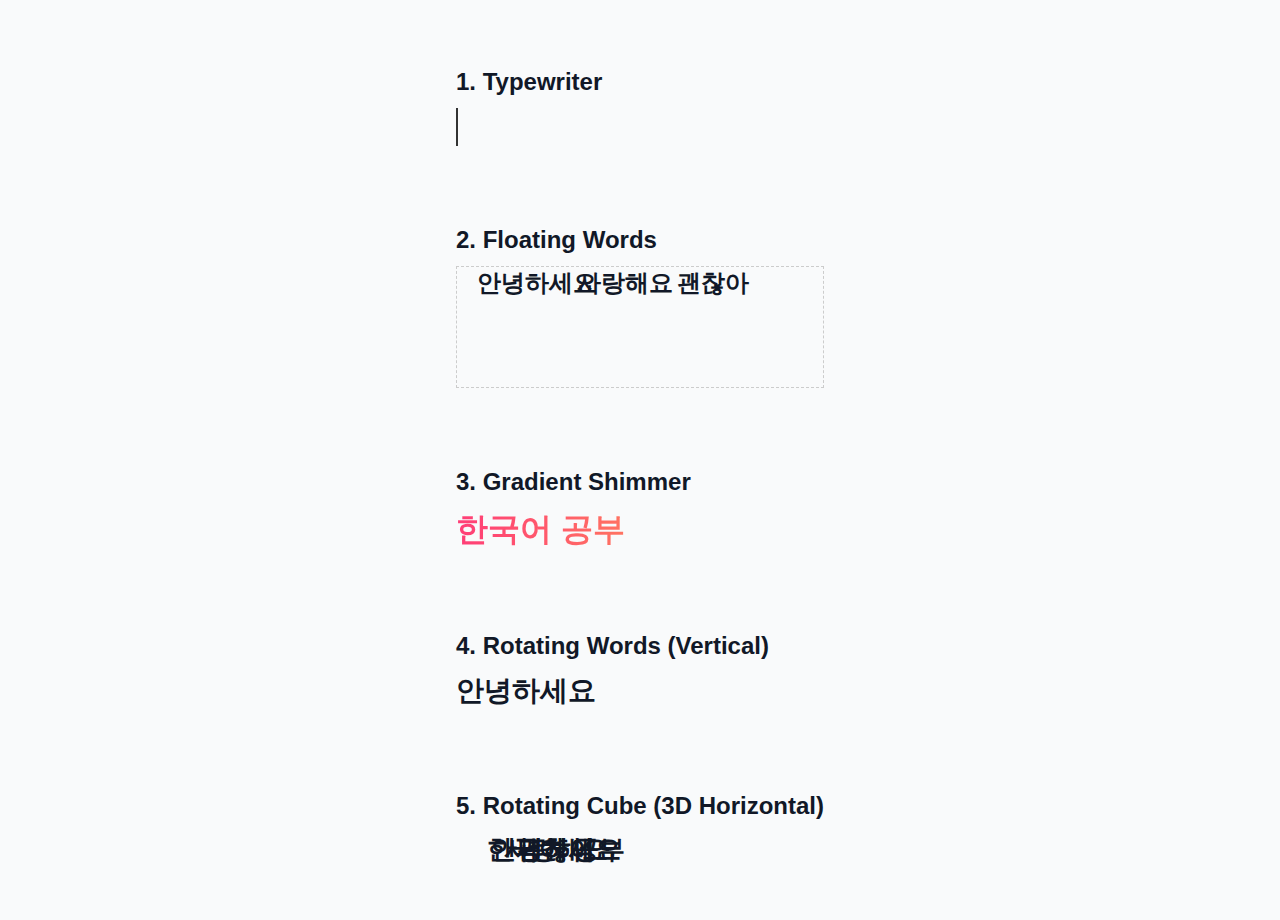
<file: animations.html>
<!DOCTYPE html>
<html lang="ko">
<head>
  <meta charset="UTF-8">
  <title>Korean Text Animations — Full Demo</title>
  <style>
    body {
      font-family: "Noto Sans KR", sans-serif;
      display: grid;
      gap: 60px;
      justify-content: center;
      padding: 40px;
      background: #f9fafb;
      color: #111827;
    }
    h2 { margin-bottom: 12px; }

    /* 1. Typewriter */
    .typewriter {
      font-size: 28px;
      font-weight: 700;
      white-space: nowrap;
      overflow: hidden;
      border-right: 2px solid #333;
      width: 0;
      animation: typing 3s steps(12) infinite, blink .8s step-end infinite;
    }
    @keyframes typing {
      0%   { width: 0; }
      50%  { width: 12ch; }
      100% { width: 0; }
    }
    @keyframes blink {
      50% { border-color: transparent; }
    }

    /* 2. Floating words */
    .float-container {
      position: relative;
      height: 120px;
      overflow: hidden;
      border: 1px dashed #ccc;
    }
    .float-word {
      position: absolute;
      font-size: 24px;
      font-weight: 700;
      animation: floatUp 6s linear infinite;
    }
    .float-word:nth-child(1) { left: 20px; animation-delay: 0s; }
    .float-word:nth-child(2) { left: 120px; animation-delay: 2s; }
    .float-word:nth-child(3) { left: 220px; animation-delay: 4s; }
    @keyframes floatUp {
      0%   { transform: translateY(100px); opacity: 0; }
      20%  { opacity: 1; }
      80%  { opacity: 1; }
      100% { transform: translateY(-50px); opacity: 0; }
    }

    /* 3. Gradient shimmer */
    .gradient-text {
      font-size: 32px;
      font-weight: 800;
      background: linear-gradient(90deg, #ff3d77, #ffb347, #00dbde);
      background-size: 200%;
      -webkit-background-clip: text;
      -webkit-text-fill-color: transparent;
      animation: shimmer 3s infinite;
    }
    @keyframes shimmer {
      0%   { background-position: 200% center; }
      100% { background-position: -200% center; }
    }

    /* 4. Rotating words vertical */
    .rotate-text {
      display: inline-block;
      height: 36px;
      overflow: hidden;
      font-size: 28px;
      font-weight: 700;
    }
    .rotate-text span {
      display: block;
      animation: rotateWord 8s linear infinite;
    }
    @keyframes rotateWord {
      0%, 20%   { transform: translateY(0%); }
      25%, 45%  { transform: translateY(-100%); }
      50%, 70%  { transform: translateY(-200%); }
      75%, 95%  { transform: translateY(-300%); }
      100%      { transform: translateY(0%); }
    }

    /* 5. Rotating cube (3D) */
    .cube-container {
      position: relative;
      width: 200px;
      height: 40px;
      perspective: 1000px;
      font-size: 26px;
      font-weight: 700;
      overflow: hidden;
    }
    .cube-text {
      position: absolute;
      width: 100%;
      text-align: center;
      transform-origin: center;
      animation: cubeRotate 8s infinite linear;
    }
    .cube-text:nth-child(1) { animation-delay: 0s; }
    .cube-text:nth-child(2) { animation-delay: 2s; }
    .cube-text:nth-child(3) { animation-delay: 4s; }
    .cube-text:nth-child(4) { animation-delay: 6s; }
    @keyframes cubeRotate {
      0%   { opacity: 0; transform: rotateY(-90deg) translateZ(50px); }
      10%  { opacity: 1; transform: rotateY(0deg) translateZ(50px); }
      25%  { opacity: 1; transform: rotateY(0deg) translateZ(50px); }
      35%  { opacity: 0; transform: rotateY(90deg) translateZ(50px); }
      100% { opacity: 0; }
    }
  </style>
</head>
<body>

  <div>
    <h2>1. Typewriter</h2>
    <div class="typewriter">안녕하세요 한국어 공부</div>
  </div>

  <div>
    <h2>2. Floating Words</h2>
    <div class="float-container">
      <div class="float-word">안녕하세요</div>
      <div class="float-word">사랑해요</div>
      <div class="float-word">괜찮아</div>
    </div>
  </div>

  <div>
    <h2>3. Gradient Shimmer</h2>
    <div class="gradient-text">한국어 공부</div>
  </div>

  <div>
    <h2>4. Rotating Words (Vertical)</h2>
    <div class="rotate-text">
      <span>안녕하세요</span>
      <span>괜찮아</span>
      <span>사랑해요</span>
      <span>한국어 공부</span>
    </div>
  </div>

  <div>
    <h2>5. Rotating Cube (3D Horizontal)</h2>
    <div class="cube-container">
      <div class="cube-text">안녕하세요</div>
      <div class="cube-text">괜찮아</div>
      <div class="cube-text">사랑해요</div>
      <div class="cube-text">한국어 공부</div>
    </div>
  </div>

</body>
</html>
</file>
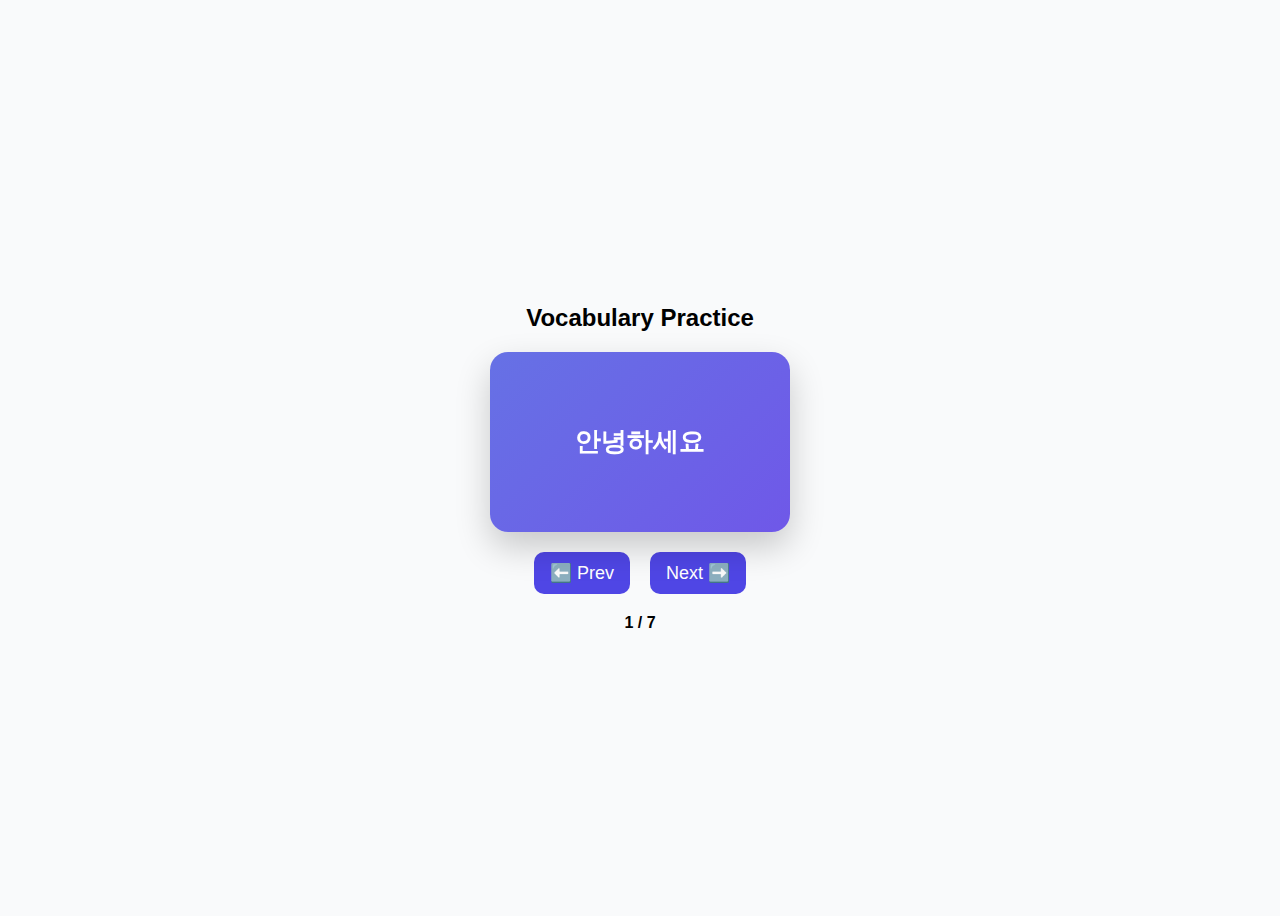
<file: flip-animation.html>
<!DOCTYPE html>
<html lang="en">
<head>
  <meta charset="UTF-8">
  <title>Vocabulary Cards</title>
  <style>
    body {
      font-family: "Noto Sans KR", sans-serif;
      background: #f9fafb;
      display: flex;
      flex-direction: column;
      align-items: center;
      justify-content: center;
      min-height: 100vh;
    }

    h2 { margin-bottom: 20px; }

    /* Карточка */
    .card-container {
      perspective: 1000px;
      width: 300px;
      height: 180px;
      margin-bottom: 20px;
    }
    .card {
      width: 100%;
      height: 100%;
      border-radius: 18px;
      background: linear-gradient(135deg,#6671e5,#6f58e8);
      color: #fff;
      font-size: 26px;
      font-weight: bold;
      display: flex;
      align-items: center;
      justify-content: center;
      cursor: pointer;
      position: relative;
      transform-style: preserve-3d;
      transition: transform 0.8s;
      box-shadow: 0 15px 35px rgba(0,0,0,.2);
    }
    .card.flipped {
      transform: rotateY(180deg);
    }

    .front, .back {
      position: absolute;
      width: 100%;
      height: 100%;
      backface-visibility: hidden;
      border-radius: 18px;
      display: flex;
      align-items: center;
      justify-content: center;
    }
    .back {
      transform: rotateY(180deg);
      background: linear-gradient(135deg,#ff7eb3,#ff3d77);
    }

    /* Навигация */
    .controls {
      display: flex;
      gap: 20px;
      margin-bottom: 10px;
    }
    .controls button {
      padding: 10px 16px;
      font-size: 18px;
      border: none;
      border-radius: 10px;
      background: #4f46e5;
      color: #fff;
      cursor: pointer;
      transition: background 0.3s;
    }
    .controls button:hover {
      background: #4338ca;
    }

    /* Прогресс */
    .progress {
      margin-top: 10px;
      font-size: 16px;
      font-weight: bold;
    }

    /* Салют (canvas) */
    #confetti {
      position: fixed;
      top: 0; left: 0;
      width: 100%; height: 100%;
      pointer-events: none;
      display: none;
    }
  </style>
</head>
<body>

  <h2>Vocabulary Practice</h2>

  <div class="card-container">
    <div class="card" id="vocabCard">
      <div class="front">안녕하세요</div>
      <div class="back">Hello</div>
    </div>
  </div>

  <div class="controls">
    <button id="prevBtn">⬅️ Prev</button>
    <button id="nextBtn">Next ➡️</button>
  </div>

  <div class="progress" id="progress">1 / 7</div>

  <canvas id="confetti"></canvas>

  <script>
    const words = [
      {ko: "안녕하세요", en: "Hello"},
      {ko: "사랑해요", en: "I love you"},
      {ko: "학교", en: "School"},
      {ko: "친구", en: "Friend"},
      {ko: "음식", en: "Food"},
      {ko: "책", en: "Book"},
      {ko: "괜찮아", en: "It's okay"},
    ];

    let index = 0;
    const card = document.getElementById("vocabCard");
    const front = card.querySelector(".front");
    const back = card.querySelector(".back");
    const progress = document.getElementById("progress");
    const confettiCanvas = document.getElementById("confetti");
    const ctx = confettiCanvas.getContext("2d");

    let flipped = false;

    function updateCard() {
      front.textContent = words[index].ko;
      back.textContent = words[index].en;
      progress.textContent = `${index+1} / ${words.length}`;
    }

    card.addEventListener("click", () => {
      flipped = !flipped;
      card.classList.toggle("flipped", flipped);
    });

    document.getElementById("prevBtn").addEventListener("click", () => {
      if (index > 0) {
        index--;
        flipped = false;
        card.classList.remove("flipped");
        updateCard();
      }
    });

    document.getElementById("nextBtn").addEventListener("click", () => {
      if (index < words.length - 1) {
        index++;
        flipped = false;
        card.classList.remove("flipped");
        updateCard();
        if (index === words.length - 1) {
          setTimeout(startConfetti, 500);
        }
      }
    });

    updateCard();

    // 🎉 Конфетти-анимация
    let particles = [];
    function startConfetti() {
      confettiCanvas.style.display = "block";
      confettiCanvas.width = window.innerWidth;
      confettiCanvas.height = window.innerHeight;
      particles = Array.from({length: 150}, () => ({
        x: Math.random()*confettiCanvas.width,
        y: Math.random()*confettiCanvas.height - confettiCanvas.height,
        c: `hsl(${Math.random()*360},100%,50%)`,
        s: Math.random()*6+4,
        v: Math.random()*3+2
      }));
      requestAnimationFrame(updateConfetti);
      setTimeout(() => confettiCanvas.style.display = "none", 4000);
    }

    function updateConfetti() {
      ctx.clearRect(0,0,confettiCanvas.width,confettiCanvas.height);
      particles.forEach(p => {
        ctx.fillStyle = p.c;
        ctx.fillRect(p.x, p.y, p.s, p.s);
        p.y += p.v;
        if (p.y > confettiCanvas.height) p.y = -10;
      });
      if (confettiCanvas.style.display === "block") {
        requestAnimationFrame(updateConfetti);
      }
    }

    window.addEventListener("resize", () => {
      confettiCanvas.width = window.innerWidth;
      confettiCanvas.height = window.innerHeight;
    });
  </script>

</body>
</html>
</file>
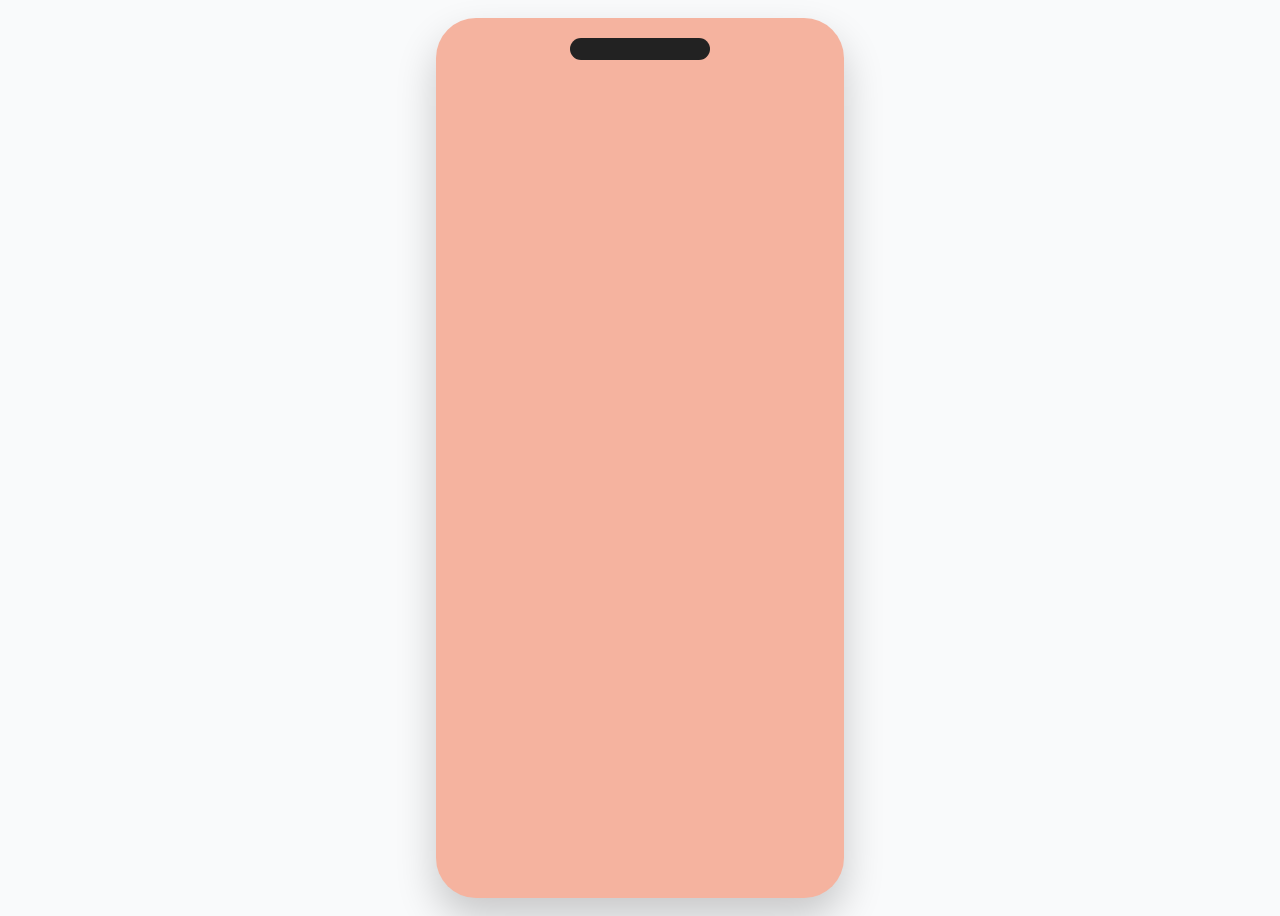
<file: mockup.html>
<!DOCTYPE html>
<html lang="en">
<head>
  <meta charset="UTF-8">
  <title>App Mockup Animation</title>
  <style>
    body {
      display: flex;
      justify-content: center;
      align-items: center;
      min-height: 100vh;
      background: #f9fafb;
      font-family: Arial, sans-serif;
    }

    /* Телефон */
    .phone {
      width: 360px; /* чуть шире */
      height: 740px;
      border-radius: 40px;
      background: #f5b39f;
      box-shadow: 0 20px 40px rgba(0,0,0,0.2);
      padding: 100px 24px 40px; /* сверху больше отступа = ниже карточки */
      position: relative;
      animation: float 5s ease-in-out infinite;
    }

    /* AppBar (имитация динамика сверху) */
    .phone::before {
      content: "";
      position: absolute;
      top: 20px;
      left: 50%;
      transform: translateX(-50%);
      width: 140px;
      height: 22px;
      background: #222;
      border-radius: 12px;
    }

    /* Карточки */
    .card {
      padding: 24px;
      border-radius: 18px;
      color: #fff;
      font-weight: bold;
      font-size: 22px;
      margin: 18px 0;
      opacity: 0;
      transform: translateY(40px);
      animation: slideIn 1s forwards;
      display: flex;
      justify-content: space-between;
      align-items: center;
    }
    .card span.icon {
      font-size: 26px;
    }

    .card.green {
      background: linear-gradient(135deg,#2ecc71,#1abc9c);
      animation-delay: .3s;
    }
    .card.pink {
      background: linear-gradient(135deg,#ff7eb3,#ff3d77);
      animation-delay: .6s;
    }
    .card.purple {
      background: linear-gradient(135deg,#6671e5,#6f58e8);
      animation-delay: .9s;
    }
    .card.orange {
      background: linear-gradient(135deg,#ffb300,#d97706);
      animation-delay: 1.2s;
    }

    /* Анимации */
    @keyframes slideIn {
      to { opacity: 1; transform: translateY(0); }
    }

    @keyframes float {
      0%, 100% { transform: translateY(0) rotate(0); }
      25% { transform: translateY(-10px) rotate(-1deg); }
      50% { transform: translateY(0) rotate(0); }
      75% { transform: translateY(-10px) rotate(1deg); }
    }
  </style>
</head>
<body>
  <div class="phone">
    <div class="card green">
      Vocabulary <span class="icon">📘</span>
    </div>
    <div class="card pink">
      Reading <span class="icon">📖</span>
    </div>
    <div class="card purple">
      Writing <span class="icon">💬</span>
    </div>
    <div class="card orange">
      Grammar <span class="icon">✍️</span>
    </div>
  </div>
</body>
</html>
</file>
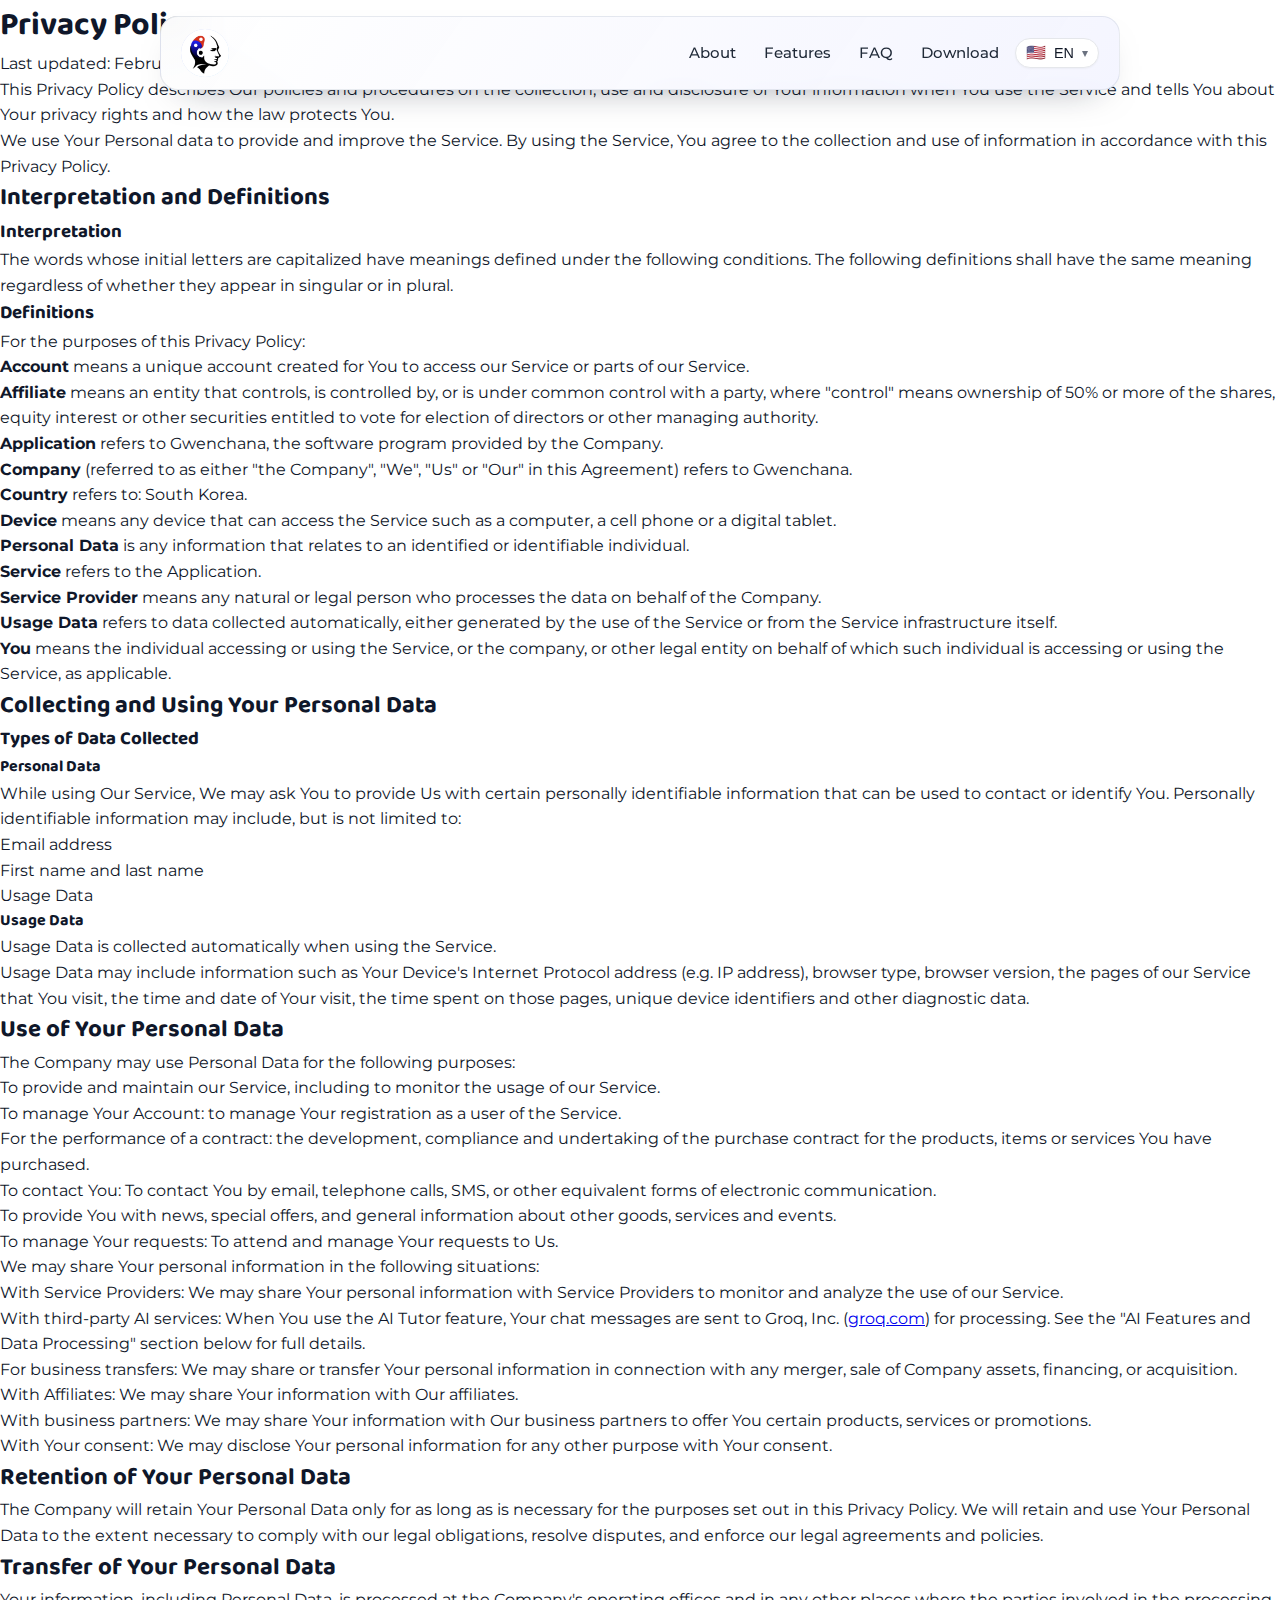
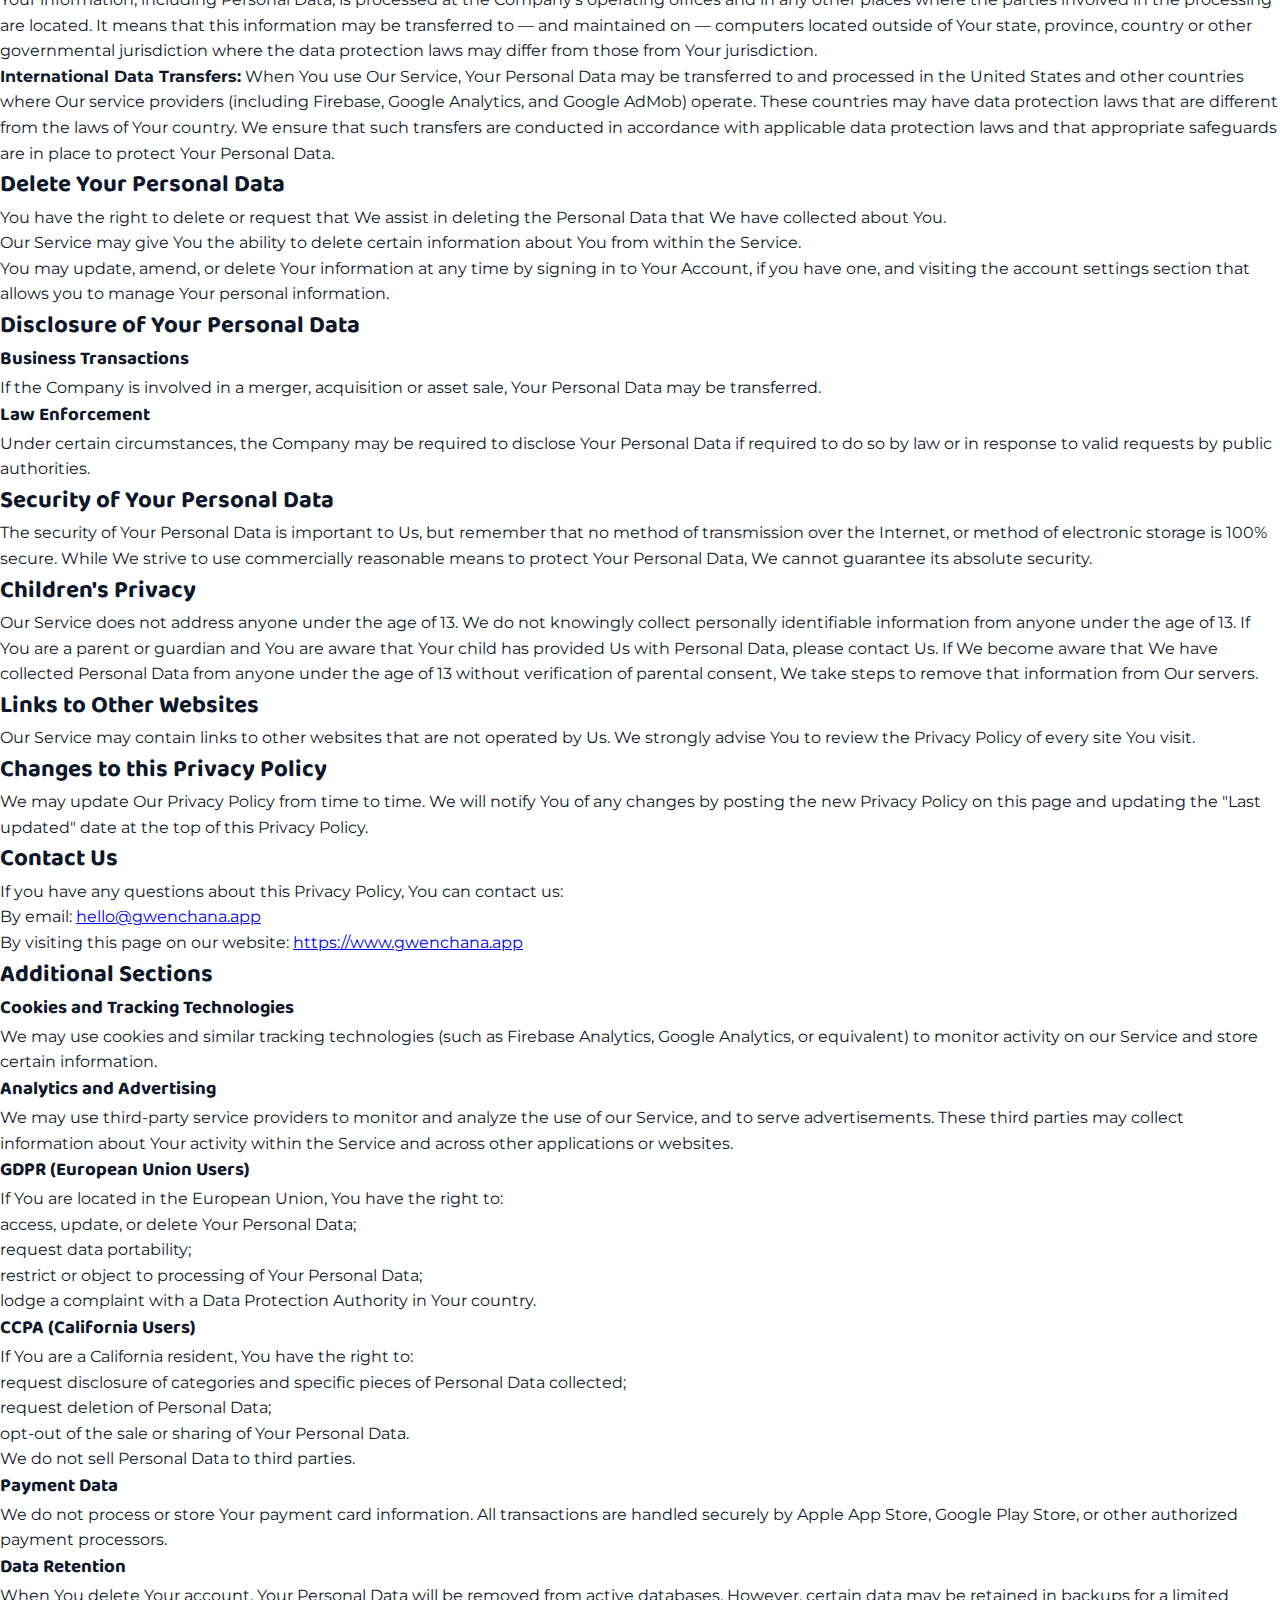
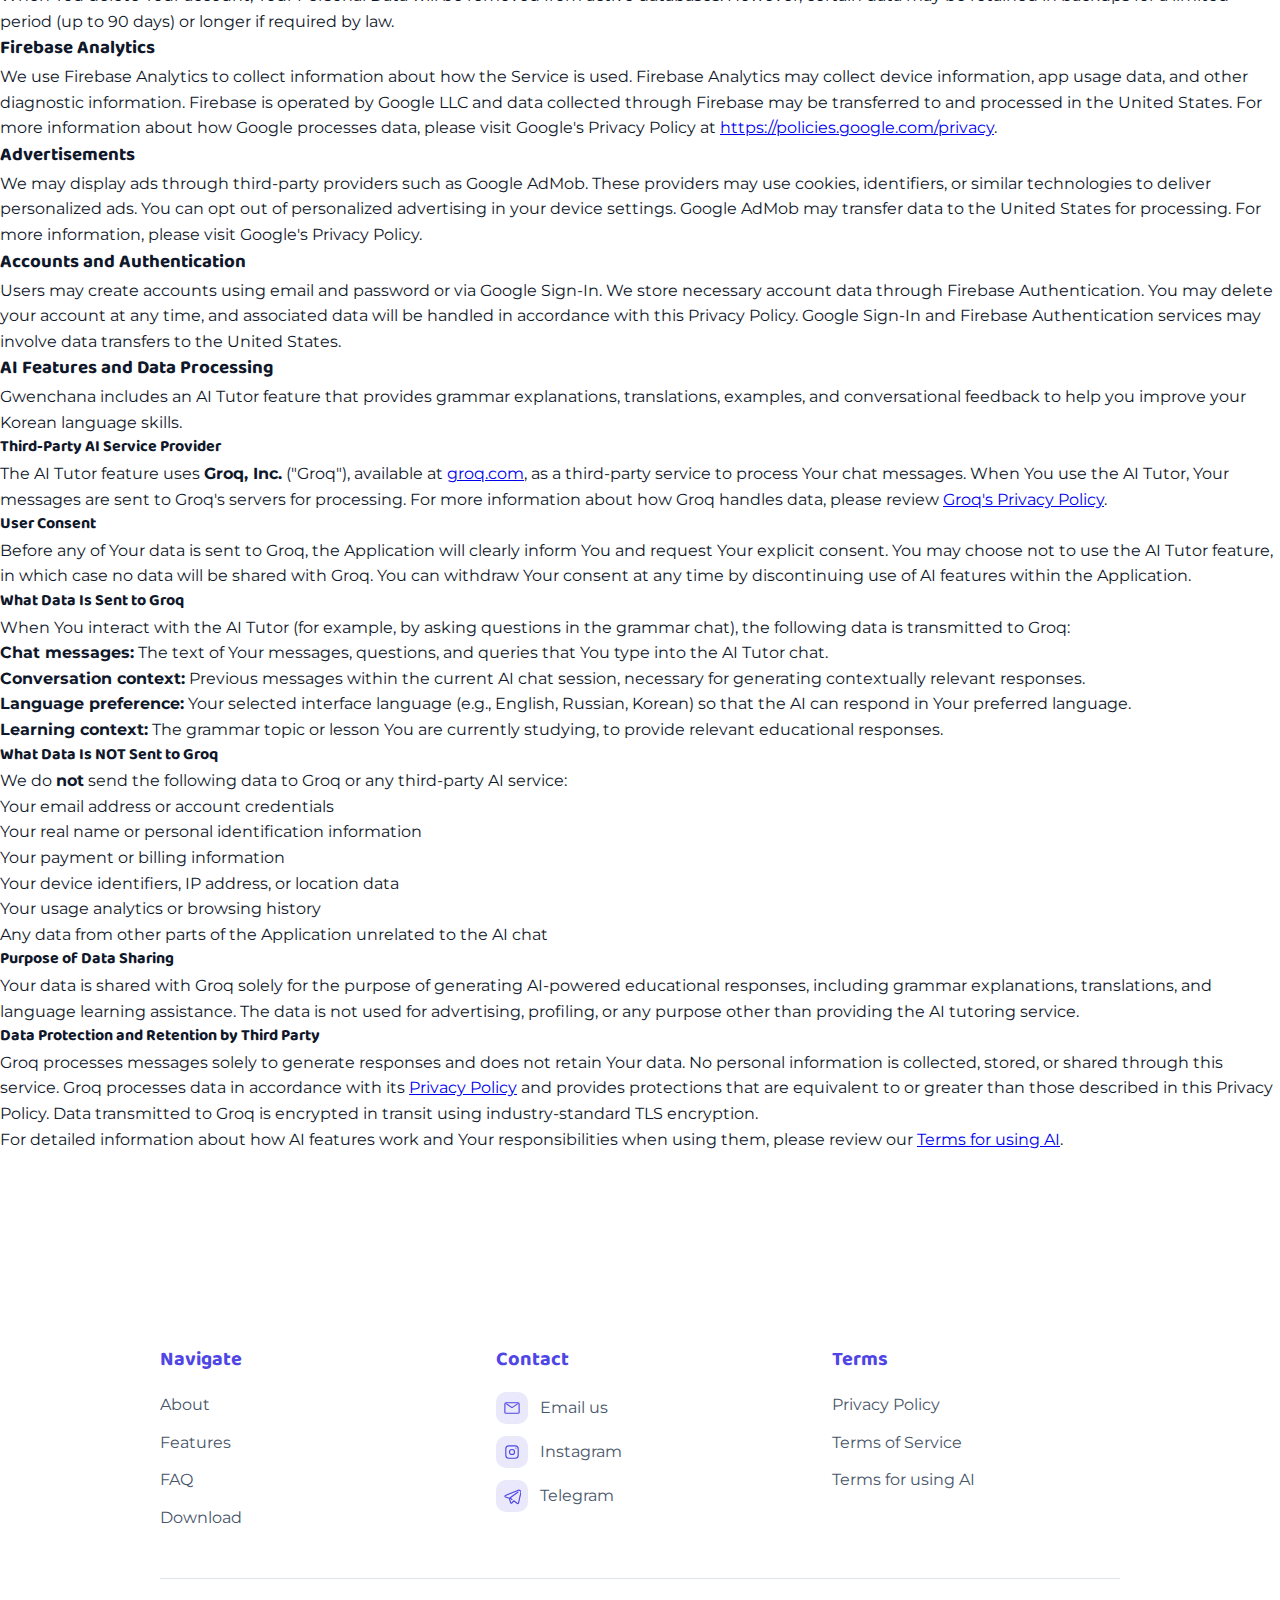
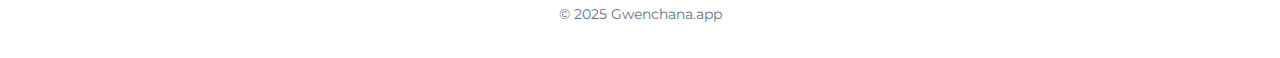
<file: privacy.html>
<!DOCTYPE html>
<html lang="en">
<head>
  <meta charset="UTF-8">
  <meta name="viewport" content="width=device-width, initial-scale=1.0">
  <title>Gwenchana — Privacy Policy</title>
  <link rel="stylesheet" href="style.css">
</head>
<body class="legal-page">
  <header class="header" id="appBar">
    <div class="header-surface">
      <div class="header-inner">
        <a href="index.html" class="logo" aria-label="Gwenchana home">
          <img src="assets/logo.png" alt="Gwenchana logo">
        </a>
        <div class="nav-wrapper">
          <nav class="nav" id="primaryNav">
            <button class="menu-toggle" id="menuToggle" aria-expanded="false" aria-controls="navLinks">
              <span class="menu-icon" aria-hidden="true">
                <span class="menu-line"></span>
                <span class="menu-line"></span>
                <span class="menu-line"></span>
              </span>
              <span data-i18n="nav_menu">Menu</span>
            </button>
            <div class="nav-links" id="navLinks">
              <a href="index.html#hero" data-i18n="nav_about">About</a>
              <a href="index.html#features" data-i18n="nav_features">Features</a>
              <a href="index.html#faq" data-i18n="nav_faq">FAQ</a>
              <a href="index.html#download" class="nav-link-download" data-i18n="nav_download">Download</a>
            </div>
          </nav>

          <div class="lang-dropdown" id="langDropdown">
            <button class="lang-toggle" id="langToggle" aria-haspopup="listbox" aria-expanded="false">
              <span class="flag">🇺🇸</span>
              <span class="label">EN</span>
              <span class="chevron">▾</span>
            </button>
            <ul class="lang-menu" id="langMenu" role="listbox" tabindex="-1" aria-label="Select language">
              <li role="option" aria-selected="false">
                <button class="lang-option" data-lang="en"><span class="flag">🇺🇸</span><span>English</span></button>
              </li>
              <li role="option" aria-selected="false">
                <button class="lang-option" data-lang="ru"><span class="flag">🇷🇺</span><span>Русский</span></button>
              </li>
              <li role="option" aria-selected="false">
                <button class="lang-option" data-lang="ko"><span class="flag">🇰🇷</span><span>한국어</span></button>
              </li>
            </ul>
          </div>
        </div>
      </div>
    </div>
  </header>

  <main class="legal-main">
    <div class="legal-wrapper" data-lang="en">
      <header class="legal-intro">
        <h1>Privacy Policy</h1>
        <p class="legal-updated">Last updated: February 20, 2026</p>
        <p>This Privacy Policy describes Our policies and procedures on the collection, use and disclosure of Your information when You use the Service and tells You about Your privacy rights and how the law protects You.</p>
        <p>We use Your Personal data to provide and improve the Service. By using the Service, You agree to the collection and use of information in accordance with this Privacy Policy.</p>
      </header>

      <section class="legal-section" id="privacy-interpretation">
        <h2>Interpretation and Definitions</h2>
        <h3>Interpretation</h3>
        <p>The words whose initial letters are capitalized have meanings defined under the following conditions. The following definitions shall have the same meaning regardless of whether they appear in singular or in plural.</p>
        <h3>Definitions</h3>
        <p>For the purposes of this Privacy Policy:</p>
        <ul>
          <li><strong>Account</strong> means a unique account created for You to access our Service or parts of our Service.</li>
          <li><strong>Affiliate</strong> means an entity that controls, is controlled by, or is under common control with a party, where "control" means ownership of 50% or more of the shares, equity interest or other securities entitled to vote for election of directors or other managing authority.</li>
          <li><strong>Application</strong> refers to Gwenchana, the software program provided by the Company.</li>
          <li><strong>Company</strong> (referred to as either "the Company", "We", "Us" or "Our" in this Agreement) refers to Gwenchana.</li>
          <li><strong>Country</strong> refers to: South Korea.</li>
          <li><strong>Device</strong> means any device that can access the Service such as a computer, a cell phone or a digital tablet.</li>
          <li><strong>Personal Data</strong> is any information that relates to an identified or identifiable individual.</li>
          <li><strong>Service</strong> refers to the Application.</li>
          <li><strong>Service Provider</strong> means any natural or legal person who processes the data on behalf of the Company.</li>
          <li><strong>Usage Data</strong> refers to data collected automatically, either generated by the use of the Service or from the Service infrastructure itself.</li>
          <li><strong>You</strong> means the individual accessing or using the Service, or the company, or other legal entity on behalf of which such individual is accessing or using the Service, as applicable.</li>
        </ul>
      </section>

      <section class="legal-section" id="collecting-data">
        <h2>Collecting and Using Your Personal Data</h2>
        <h3>Types of Data Collected</h3>
        <h4>Personal Data</h4>
        <p>While using Our Service, We may ask You to provide Us with certain personally identifiable information that can be used to contact or identify You. Personally identifiable information may include, but is not limited to:</p>
        <ul>
          <li>Email address</li>
          <li>First name and last name</li>
          <li>Usage Data</li>
        </ul>

        <h4>Usage Data</h4>
        <p>Usage Data is collected automatically when using the Service.</p>
        <p>Usage Data may include information such as Your Device's Internet Protocol address (e.g. IP address), browser type, browser version, the pages of our Service that You visit, the time and date of Your visit, the time spent on those pages, unique device identifiers and other diagnostic data.</p>
      </section>

      <section class="legal-section" id="use-of-data">
        <h2>Use of Your Personal Data</h2>
        <p>The Company may use Personal Data for the following purposes:</p>
        <ul>
          <li>To provide and maintain our Service, including to monitor the usage of our Service.</li>
          <li>To manage Your Account: to manage Your registration as a user of the Service.</li>
          <li>For the performance of a contract: the development, compliance and undertaking of the purchase contract for the products, items or services You have purchased.</li>
          <li>To contact You: To contact You by email, telephone calls, SMS, or other equivalent forms of electronic communication.</li>
          <li>To provide You with news, special offers, and general information about other goods, services and events.</li>
          <li>To manage Your requests: To attend and manage Your requests to Us.</li>
        </ul>
        <p>We may share Your personal information in the following situations:</p>
        <ul>
          <li>With Service Providers: We may share Your personal information with Service Providers to monitor and analyze the use of our Service.</li>
          <li>With third-party AI services: When You use the AI Tutor feature, Your chat messages are sent to Groq, Inc. (<a href="https://groq.com" target="_blank" rel="noopener">groq.com</a>) for processing. See the "AI Features and Data Processing" section below for full details.</li>
          <li>For business transfers: We may share or transfer Your personal information in connection with any merger, sale of Company assets, financing, or acquisition.</li>
          <li>With Affiliates: We may share Your information with Our affiliates.</li>
          <li>With business partners: We may share Your information with Our business partners to offer You certain products, services or promotions.</li>
          <li>With Your consent: We may disclose Your personal information for any other purpose with Your consent.</li>
        </ul>
      </section>

      <section class="legal-section" id="retention">
        <h2>Retention of Your Personal Data</h2>
        <p>The Company will retain Your Personal Data only for as long as is necessary for the purposes set out in this Privacy Policy. We will retain and use Your Personal Data to the extent necessary to comply with our legal obligations, resolve disputes, and enforce our legal agreements and policies.</p>
      </section>

      <section class="legal-section" id="transfer">
        <h2>Transfer of Your Personal Data</h2>
        <p>Your information, including Personal Data, is processed at the Company's operating offices and in any other places where the parties involved in the processing are located. It means that this information may be transferred to — and maintained on — computers located outside of Your state, province, country or other governmental jurisdiction where the data protection laws may differ from those from Your jurisdiction.</p>
        <p><strong>International Data Transfers:</strong> When You use Our Service, Your Personal Data may be transferred to and processed in the United States and other countries where Our service providers (including Firebase, Google Analytics, and Google AdMob) operate. These countries may have data protection laws that are different from the laws of Your country. We ensure that such transfers are conducted in accordance with applicable data protection laws and that appropriate safeguards are in place to protect Your Personal Data.</p>
      </section>

      <section class="legal-section" id="delete-data">
        <h2>Delete Your Personal Data</h2>
        <p>You have the right to delete or request that We assist in deleting the Personal Data that We have collected about You.</p>
        <p>Our Service may give You the ability to delete certain information about You from within the Service.</p>
        <p>You may update, amend, or delete Your information at any time by signing in to Your Account, if you have one, and visiting the account settings section that allows you to manage Your personal information.</p>
      </section>

      <section class="legal-section" id="disclosure">
        <h2>Disclosure of Your Personal Data</h2>
        <h3>Business Transactions</h3>
        <p>If the Company is involved in a merger, acquisition or asset sale, Your Personal Data may be transferred.</p>
        <h3>Law Enforcement</h3>
        <p>Under certain circumstances, the Company may be required to disclose Your Personal Data if required to do so by law or in response to valid requests by public authorities.</p>
      </section>

      <section class="legal-section" id="security">
        <h2>Security of Your Personal Data</h2>
        <p>The security of Your Personal Data is important to Us, but remember that no method of transmission over the Internet, or method of electronic storage is 100% secure. While We strive to use commercially reasonable means to protect Your Personal Data, We cannot guarantee its absolute security.</p>
      </section>

      <section class="legal-section" id="children">
        <h2>Children's Privacy</h2>
        <p>Our Service does not address anyone under the age of 13. We do not knowingly collect personally identifiable information from anyone under the age of 13. If You are a parent or guardian and You are aware that Your child has provided Us with Personal Data, please contact Us. If We become aware that We have collected Personal Data from anyone under the age of 13 without verification of parental consent, We take steps to remove that information from Our servers.</p>
      </section>

      <section class="legal-section" id="links">
        <h2>Links to Other Websites</h2>
        <p>Our Service may contain links to other websites that are not operated by Us. We strongly advise You to review the Privacy Policy of every site You visit.</p>
      </section>

      <section class="legal-section" id="changes">
        <h2>Changes to this Privacy Policy</h2>
        <p>We may update Our Privacy Policy from time to time. We will notify You of any changes by posting the new Privacy Policy on this page and updating the "Last updated" date at the top of this Privacy Policy.</p>
      </section>

      <section class="legal-section" id="contact">
        <h2>Contact Us</h2>
        <p>If you have any questions about this Privacy Policy, You can contact us:</p>
        <ul>
          <li>By email: <a href="mailto:hello@gwenchana.app">hello@gwenchana.app</a></li>
          <li>By visiting this page on our website: <a href="https://www.gwenchana.app" rel="noopener" target="_blank">https://www.gwenchana.app</a></li>
        </ul>
      </section>

      <section class="legal-section" id="additional">
        <h2>Additional Sections</h2>
        <h3>Cookies and Tracking Technologies</h3>
        <p>We may use cookies and similar tracking technologies (such as Firebase Analytics, Google Analytics, or equivalent) to monitor activity on our Service and store certain information.</p>

        <h3>Analytics and Advertising</h3>
        <p>We may use third-party service providers to monitor and analyze the use of our Service, and to serve advertisements. These third parties may collect information about Your activity within the Service and across other applications or websites.</p>

        <h3>GDPR (European Union Users)</h3>
        <p>If You are located in the European Union, You have the right to:</p>
        <ul>
          <li>access, update, or delete Your Personal Data;</li>
          <li>request data portability;</li>
          <li>restrict or object to processing of Your Personal Data;</li>
          <li>lodge a complaint with a Data Protection Authority in Your country.</li>
        </ul>

        <h3>CCPA (California Users)</h3>
        <p>If You are a California resident, You have the right to:</p>
        <ul>
          <li>request disclosure of categories and specific pieces of Personal Data collected;</li>
          <li>request deletion of Personal Data;</li>
          <li>opt-out of the sale or sharing of Your Personal Data.</li>
        </ul>
        <p>We do not sell Personal Data to third parties.</p>

        <h3>Payment Data</h3>
        <p>We do not process or store Your payment card information. All transactions are handled securely by Apple App Store, Google Play Store, or other authorized payment processors.</p>

        <h3>Data Retention</h3>
        <p>When You delete Your account, Your Personal Data will be removed from active databases. However, certain data may be retained in backups for a limited period (up to 90 days) or longer if required by law.</p>

        <h3>Firebase Analytics</h3>
        <p>We use Firebase Analytics to collect information about how the Service is used. Firebase Analytics may collect device information, app usage data, and other diagnostic information. Firebase is operated by Google LLC and data collected through Firebase may be transferred to and processed in the United States. For more information about how Google processes data, please visit Google's Privacy Policy at <a href="https://policies.google.com/privacy" target="_blank" rel="noopener">https://policies.google.com/privacy</a>.</p>

        <h3>Advertisements</h3>
        <p>We may display ads through third-party providers such as Google AdMob. These providers may use cookies, identifiers, or similar technologies to deliver personalized ads. You can opt out of personalized advertising in your device settings. Google AdMob may transfer data to the United States for processing. For more information, please visit Google's Privacy Policy.</p>

        <h3>Accounts and Authentication</h3>
        <p>Users may create accounts using email and password or via Google Sign-In. We store necessary account data through Firebase Authentication. You may delete your account at any time, and associated data will be handled in accordance with this Privacy Policy. Google Sign-In and Firebase Authentication services may involve data transfers to the United States.</p>

        <h3>AI Features and Data Processing</h3>
        <p>Gwenchana includes an AI Tutor feature that provides grammar explanations, translations, examples, and conversational feedback to help you improve your Korean language skills.</p>

        <h4>Third-Party AI Service Provider</h4>
        <p>The AI Tutor feature uses <strong>Groq, Inc.</strong> ("Groq"), available at <a href="https://groq.com" target="_blank" rel="noopener">groq.com</a>, as a third-party service to process Your chat messages. When You use the AI Tutor, Your messages are sent to Groq's servers for processing. For more information about how Groq handles data, please review <a href="https://groq.com/privacy-policy/" target="_blank" rel="noopener">Groq's Privacy Policy</a>.</p>

        <h4>User Consent</h4>
        <p>Before any of Your data is sent to Groq, the Application will clearly inform You and request Your explicit consent. You may choose not to use the AI Tutor feature, in which case no data will be shared with Groq. You can withdraw Your consent at any time by discontinuing use of AI features within the Application.</p>

        <h4>What Data Is Sent to Groq</h4>
        <p>When You interact with the AI Tutor (for example, by asking questions in the grammar chat), the following data is transmitted to Groq:</p>
        <ul>
          <li><strong>Chat messages:</strong> The text of Your messages, questions, and queries that You type into the AI Tutor chat.</li>
          <li><strong>Conversation context:</strong> Previous messages within the current AI chat session, necessary for generating contextually relevant responses.</li>
          <li><strong>Language preference:</strong> Your selected interface language (e.g., English, Russian, Korean) so that the AI can respond in Your preferred language.</li>
          <li><strong>Learning context:</strong> The grammar topic or lesson You are currently studying, to provide relevant educational responses.</li>
        </ul>

        <h4>What Data Is NOT Sent to Groq</h4>
        <p>We do <strong>not</strong> send the following data to Groq or any third-party AI service:</p>
        <ul>
          <li>Your email address or account credentials</li>
          <li>Your real name or personal identification information</li>
          <li>Your payment or billing information</li>
          <li>Your device identifiers, IP address, or location data</li>
          <li>Your usage analytics or browsing history</li>
          <li>Any data from other parts of the Application unrelated to the AI chat</li>
        </ul>

        <h4>Purpose of Data Sharing</h4>
        <p>Your data is shared with Groq solely for the purpose of generating AI-powered educational responses, including grammar explanations, translations, and language learning assistance. The data is not used for advertising, profiling, or any purpose other than providing the AI tutoring service.</p>

        <h4>Data Protection and Retention by Third Party</h4>
        <p>Groq processes messages solely to generate responses and does not retain Your data. No personal information is collected, stored, or shared through this service. Groq processes data in accordance with its <a href="https://groq.com/privacy-policy/" target="_blank" rel="noopener">Privacy Policy</a> and provides protections that are equivalent to or greater than those described in this Privacy Policy. Data transmitted to Groq is encrypted in transit using industry-standard TLS encryption.</p>

        <p>For detailed information about how AI features work and Your responsibilities when using them, please review our <a href="ai-terms.html">Terms for using AI</a>.</p>
      </section>
    </div>

    <div class="legal-wrapper" data-lang="ru" style="display:none">
      <header class="legal-intro">
        <h1>Политика конфиденциальности</h1>
        <p class="legal-updated">Последнее обновление: 20 февраля 2026 г.</p>
        <p>Настоящая Политика конфиденциальности описывает наши правила и процедуры сбора, использования и раскрытия Вашей информации при использовании Сервиса, а также информирует Вас о Ваших правах на конфиденциальность и о том, как закон защищает Вас.</p>
        <p>Мы используем Ваши Персональные данные для предоставления и улучшения Сервиса. Используя Сервис, Вы соглашаетесь со сбором и использованием информации в соответствии с настоящей Политикой конфиденциальности.</p>
      </header>

      <section class="legal-section">
        <h2>Толкование и определения</h2>
        <h3>Толкование</h3>
        <p>Слова, начинающиеся с заглавной буквы, имеют значения, определённые ниже. Приведённые определения имеют одинаковое значение независимо от того, используются они в единственном или множественном числе.</p>
        <h3>Определения</h3>
        <p>Для целей настоящей Политики конфиденциальности:</p>
        <ul>
          <li><strong>Аккаунт</strong> — уникальная учётная запись, созданная для доступа к нашему Сервису или его частям.</li>
          <li><strong>Аффилированное лицо</strong> — организация, которая контролирует сторону, контролируется ею или находится под общим контролем, где «контроль» означает владение 50% или более акций.</li>
          <li><strong>Приложение</strong> — программа Gwenchana, предоставляемая Компанией.</li>
          <li><strong>Компания</strong> (также именуемая «Мы», «Нас» или «Наш» в настоящем Соглашении) — Gwenchana.</li>
          <li><strong>Страна</strong> — Южная Корея.</li>
          <li><strong>Устройство</strong> — любое устройство, с которого можно получить доступ к Сервису: компьютер, мобильный телефон или планшет.</li>
          <li><strong>Персональные данные</strong> — любая информация, относящаяся к идентифицированному или идентифицируемому лицу.</li>
          <li><strong>Сервис</strong> — Приложение.</li>
          <li><strong>Поставщик услуг</strong> — любое физическое или юридическое лицо, обрабатывающее данные от имени Компании.</li>
          <li><strong>Данные об использовании</strong> — данные, собираемые автоматически в процессе использования Сервиса или из его инфраструктуры.</li>
          <li><strong>Вы</strong> — физическое лицо, получающее доступ к Сервису или использующее его, либо юридическое лицо, от имени которого осуществляется доступ.</li>
        </ul>
      </section>

      <section class="legal-section">
        <h2>Сбор и использование Ваших персональных данных</h2>
        <h3>Типы собираемых данных</h3>
        <h4>Персональные данные</h4>
        <p>При использовании нашего Сервиса мы можем попросить Вас предоставить определённую личную информацию, которая может быть использована для связи с Вами или Вашей идентификации. Такая информация может включать, но не ограничиваться:</p>
        <ul>
          <li>Адрес электронной почты</li>
          <li>Имя и фамилия</li>
          <li>Данные об использовании</li>
        </ul>

        <h4>Данные об использовании</h4>
        <p>Данные об использовании собираются автоматически при работе с Сервисом.</p>
        <p>Данные об использовании могут включать IP-адрес Вашего устройства, тип и версию браузера, страницы Сервиса, которые Вы посещаете, дату и время посещения, время, проведённое на страницах, уникальные идентификаторы устройства и другие диагностические данные.</p>
      </section>

      <section class="legal-section">
        <h2>Использование Ваших персональных данных</h2>
        <p>Компания может использовать Персональные данные в следующих целях:</p>
        <ul>
          <li>Для предоставления и поддержки Сервиса, включая мониторинг его использования.</li>
          <li>Для управления Вашим Аккаунтом: управление Вашей регистрацией в качестве пользователя Сервиса.</li>
          <li>Для исполнения договора: разработка, соблюдение и выполнение условий покупки продуктов или услуг.</li>
          <li>Для связи с Вами: по электронной почте, телефону, SMS или иными электронными средствами.</li>
          <li>Для предоставления Вам новостей, специальных предложений и общей информации о товарах, услугах и мероприятиях.</li>
          <li>Для обработки Ваших запросов: рассмотрение и управление Вашими обращениями к нам.</li>
        </ul>
        <p>Мы можем передавать Вашу личную информацию в следующих ситуациях:</p>
        <ul>
          <li>Поставщикам услуг: для мониторинга и анализа использования Сервиса.</li>
          <li>Сторонним ИИ-сервисам: при использовании функции ИИ-репетитора Ваши сообщения чата отправляются в Groq, Inc. (<a href="https://groq.com" target="_blank" rel="noopener">groq.com</a>) для обработки. Подробнее см. раздел «Функции ИИ и обработка данных» ниже.</li>
          <li>При бизнес-транзакциях: в связи со слиянием, продажей активов, финансированием или приобретением Компании.</li>
          <li>Аффилированным лицам: мы можем делиться информацией с нашими аффилированными лицами.</li>
          <li>Деловым партнёрам: для предложения Вам определённых продуктов, услуг или акций.</li>
          <li>С Вашего согласия: мы можем раскрыть Вашу личную информацию для любых других целей с Вашего согласия.</li>
        </ul>
      </section>

      <section class="legal-section">
        <h2>Хранение Ваших персональных данных</h2>
        <p>Компания будет хранить Ваши Персональные данные только до тех пор, пока это необходимо для целей, изложенных в настоящей Политике конфиденциальности. Мы будем хранить и использовать Ваши данные в объёме, необходимом для выполнения наших юридических обязательств, разрешения споров и обеспечения соблюдения наших соглашений и политик.</p>
      </section>

      <section class="legal-section">
        <h2>Передача Ваших персональных данных</h2>
        <p>Ваша информация, включая Персональные данные, обрабатывается в офисах Компании и в других местах, где находятся стороны, участвующие в обработке. Это означает, что информация может быть передана на компьютеры, расположенные за пределами Вашей юрисдикции, где законы о защите данных могут отличаться.</p>
        <p><strong>Международная передача данных:</strong> При использовании нашего Сервиса Ваши Персональные данные могут быть переданы и обработаны в США и других странах, где работают наши поставщики услуг (включая Firebase, Google Analytics и Google AdMob). В этих странах могут действовать иные законы о защите данных. Мы обеспечиваем соответствие таких передач применимому законодательству и наличие надлежащих мер защиты.</p>
      </section>

      <section class="legal-section">
        <h2>Удаление Ваших персональных данных</h2>
        <p>Вы имеете право удалить или запросить помощь в удалении Персональных данных, которые мы собрали о Вас.</p>
        <p>Наш Сервис может предоставить Вам возможность удалить определённую информацию о Вас.</p>
        <p>Вы можете обновить, изменить или удалить свою информацию в любое время, войдя в свой Аккаунт и перейдя в раздел настроек.</p>
      </section>

      <section class="legal-section">
        <h2>Раскрытие Ваших персональных данных</h2>
        <h3>Бизнес-транзакции</h3>
        <p>Если Компания участвует в слиянии, поглощении или продаже активов, Ваши Персональные данные могут быть переданы.</p>
        <h3>Правоохранительные органы</h3>
        <p>При определённых обстоятельствах Компания может быть обязана раскрыть Ваши Персональные данные по требованию закона или по законным запросам государственных органов.</p>
      </section>

      <section class="legal-section">
        <h2>Безопасность Ваших персональных данных</h2>
        <p>Безопасность Ваших Персональных данных важна для нас, однако ни один метод передачи данных через Интернет или электронного хранения не является абсолютно безопасным. Мы стремимся использовать коммерчески обоснованные средства защиты, но не можем гарантировать абсолютную безопасность.</p>
      </section>

      <section class="legal-section">
        <h2>Конфиденциальность детей</h2>
        <p>Наш Сервис не предназначен для лиц младше 13 лет. Мы сознательно не собираем личную информацию от лиц младше 13 лет. Если Вы являетесь родителем или опекуном и знаете, что Ваш ребёнок предоставил нам Персональные данные, свяжитесь с нами. Если нам станет известно, что мы собрали данные от лица младше 13 лет без подтверждения согласия родителей, мы примем меры для удаления этой информации.</p>
      </section>

      <section class="legal-section">
        <h2>Ссылки на другие сайты</h2>
        <p>Наш Сервис может содержать ссылки на сторонние сайты. Мы настоятельно рекомендуем ознакомиться с Политикой конфиденциальности каждого посещаемого Вами сайта.</p>
      </section>

      <section class="legal-section">
        <h2>Изменения в настоящей Политике конфиденциальности</h2>
        <p>Мы можем время от времени обновлять нашу Политику конфиденциальности. Мы уведомим Вас о любых изменениях, опубликовав новую версию на этой странице и обновив дату «Последнее обновление».</p>
      </section>

      <section class="legal-section">
        <h2>Свяжитесь с нами</h2>
        <p>Если у Вас есть вопросы о настоящей Политике конфиденциальности, Вы можете связаться с нами:</p>
        <ul>
          <li>По электронной почте: <a href="mailto:hello@gwenchana.app">hello@gwenchana.app</a></li>
          <li>На нашем сайте: <a href="https://www.gwenchana.app" rel="noopener" target="_blank">https://www.gwenchana.app</a></li>
        </ul>
      </section>

      <section class="legal-section">
        <h2>Дополнительные разделы</h2>
        <h3>Файлы cookie и технологии отслеживания</h3>
        <p>Мы можем использовать файлы cookie и аналогичные технологии отслеживания (такие как Firebase Analytics, Google Analytics или аналогичные) для мониторинга активности в Сервисе и хранения определённой информации.</p>

        <h3>Аналитика и реклама</h3>
        <p>Мы можем привлекать сторонних поставщиков услуг для мониторинга и анализа использования Сервиса, а также для показа рекламы. Эти третьи стороны могут собирать информацию о Вашей активности в Сервисе и других приложениях или сайтах.</p>

        <h3>GDPR (для пользователей из Европейского союза)</h3>
        <p>Если Вы находитесь в Европейском союзе, Вы имеете право:</p>
        <ul>
          <li>получить доступ к своим Персональным данным, обновить или удалить их;</li>
          <li>запросить переносимость данных;</li>
          <li>ограничить или отказаться от обработки Ваших Персональных данных;</li>
          <li>подать жалобу в Орган по защите данных в Вашей стране.</li>
        </ul>

        <h3>CCPA (для жителей Калифорнии)</h3>
        <p>Если Вы являетесь жителем Калифорнии, Вы имеете право:</p>
        <ul>
          <li>запросить раскрытие категорий и конкретных Персональных данных, которые были собраны;</li>
          <li>запросить удаление Персональных данных;</li>
          <li>отказаться от продажи или передачи Ваших Персональных данных.</li>
        </ul>
        <p>Мы не продаём Персональные данные третьим лицам.</p>

        <h3>Платёжные данные</h3>
        <p>Мы не обрабатываем и не храним данные Ваших платёжных карт. Все транзакции обрабатываются безопасно через Apple App Store, Google Play Store или другие авторизованные платёжные системы.</p>

        <h3>Срок хранения данных</h3>
        <p>При удалении Вашего аккаунта Персональные данные будут удалены из активных баз данных. Однако некоторые данные могут храниться в резервных копиях в течение ограниченного периода (до 90 дней) или дольше, если это требуется по закону.</p>

        <h3>Firebase Analytics</h3>
        <p>Мы используем Firebase Analytics для сбора информации об использовании Сервиса. Firebase Analytics может собирать данные об устройстве, использовании приложения и другую диагностическую информацию. Firebase управляется Google LLC, и данные могут передаваться и обрабатываться в США. Подробнее о том, как Google обрабатывает данные, см. в <a href="https://policies.google.com/privacy" target="_blank" rel="noopener">Политике конфиденциальности Google</a>.</p>

        <h3>Реклама</h3>
        <p>Мы можем показывать рекламу через сторонних поставщиков, таких как Google AdMob. Они могут использовать файлы cookie, идентификаторы или аналогичные технологии для показа персонализированной рекламы. Вы можете отказаться от персонализированной рекламы в настройках устройства. Google AdMob может передавать данные в США для обработки. Подробнее см. в Политике конфиденциальности Google.</p>

        <h3>Учётные записи и аутентификация</h3>
        <p>Пользователи могут создавать учётные записи с помощью электронной почты и пароля или через Google Sign-In. Мы храним необходимые данные аккаунта через Firebase Authentication. Вы можете удалить свой аккаунт в любое время, и связанные данные будут обработаны в соответствии с настоящей Политикой конфиденциальности. Сервисы Google Sign-In и Firebase Authentication могут включать передачу данных в США.</p>

        <h3>Функции ИИ и обработка данных</h3>
        <p>Gwenchana включает функцию ИИ-репетитора, который предоставляет объяснения грамматики, переводы, примеры и обратную связь для улучшения Ваших навыков корейского языка.</p>

        <h4>Сторонний поставщик ИИ-услуг</h4>
        <p>Функция ИИ-репетитора использует <strong>Groq, Inc.</strong> («Groq»), доступный на <a href="https://groq.com" target="_blank" rel="noopener">groq.com</a>, в качестве стороннего сервиса для обработки Ваших сообщений в чате. При использовании ИИ-репетитора Ваши сообщения отправляются на серверы Groq для обработки. Подробнее об обработке данных Groq см. в <a href="https://groq.com/privacy-policy/" target="_blank" rel="noopener">Политике конфиденциальности Groq</a>.</p>

        <h4>Согласие пользователя</h4>
        <p>Перед отправкой каких-либо Ваших данных в Groq Приложение чётко информирует Вас и запрашивает Ваше явное согласие. Вы можете отказаться от использования функции ИИ-репетитора — в этом случае никакие данные не будут переданы Groq. Вы можете отозвать своё согласие в любой момент, прекратив использование функций ИИ в Приложении.</p>

        <h4>Какие данные передаются в Groq</h4>
        <p>При взаимодействии с ИИ-репетитором (например, при задании вопросов в грамматическом чате) в Groq передаются следующие данные:</p>
        <ul>
          <li><strong>Сообщения чата:</strong> текст Ваших сообщений, вопросов и запросов, которые Вы вводите в чат ИИ-репетитора.</li>
          <li><strong>Контекст диалога:</strong> предыдущие сообщения в текущей сессии ИИ-чата, необходимые для генерации контекстуально релевантных ответов.</li>
          <li><strong>Языковые предпочтения:</strong> выбранный Вами язык интерфейса (например, английский, русский, корейский), чтобы ИИ мог отвечать на предпочтительном для Вас языке.</li>
          <li><strong>Учебный контекст:</strong> тема грамматики или урок, который Вы в данный момент изучаете, для предоставления релевантных образовательных ответов.</li>
        </ul>

        <h4>Какие данные НЕ передаются в Groq</h4>
        <p>Мы <strong>не</strong> передаём следующие данные в Groq или любой сторонний ИИ-сервис:</p>
        <ul>
          <li>Ваш адрес электронной почты или учётные данные</li>
          <li>Ваше настоящее имя или персональные идентификационные данные</li>
          <li>Ваша платёжная или биллинговая информация</li>
          <li>Идентификаторы Вашего устройства, IP-адрес или данные о местоположении</li>
          <li>Ваша аналитика использования или история просмотров</li>
          <li>Любые данные из других частей Приложения, не связанных с ИИ-чатом</li>
        </ul>

        <h4>Цель передачи данных</h4>
        <p>Ваши данные передаются в Groq исключительно с целью генерации образовательных ответов с использованием ИИ, включая объяснения грамматики, переводы и помощь в изучении языка. Данные не используются для рекламы, профилирования или каких-либо иных целей, кроме предоставления услуг ИИ-репетитора.</p>

        <h4>Защита данных и хранение третьей стороной</h4>
        <p>Groq обрабатывает сообщения исключительно для генерации ответов и не сохраняет Ваши данные. Через этот сервис не собирается, не хранится и не передаётся никакая персональная информация. Groq обрабатывает данные в соответствии со своей <a href="https://groq.com/privacy-policy/" target="_blank" rel="noopener">Политикой конфиденциальности</a> и обеспечивает уровень защиты, эквивалентный или превышающий описанный в настоящей Политике конфиденциальности. Данные, передаваемые в Groq, шифруются при передаче с использованием стандартного шифрования TLS.</p>

        <p>Подробную информацию о работе функций ИИ и Вашей ответственности при их использовании см. в наших <a href="ai-terms.html">Условиях использования ИИ</a>.</p>
      </section>
    </div>

    <div class="legal-wrapper" data-lang="ko" style="display:none">
      <header class="legal-intro">
        <h1>개인정보 처리방침</h1>
        <p class="legal-updated">최종 업데이트: 2026년 2월 20일</p>
        <p>본 개인정보 처리방침은 귀하가 서비스를 이용할 때 귀하의 정보를 수집, 사용 및 공개하는 당사의 정책과 절차를 설명하며, 귀하의 개인정보 보호 권리와 법적 보호에 대해 안내합니다.</p>
        <p>당사는 서비스를 제공하고 개선하기 위해 귀하의 개인정보를 사용합니다. 서비스를 이용함으로써 귀하는 본 개인정보 처리방침에 따른 정보 수집 및 사용에 동의하게 됩니다.</p>
      </header>

      <section class="legal-section">
        <h2>해석 및 정의</h2>
        <h3>해석</h3>
        <p>첫 글자가 대문자인 단어는 아래 조건에 정의된 의미를 가집니다. 다음 정의는 단수형이든 복수형이든 동일한 의미를 가집니다.</p>
        <h3>정의</h3>
        <p>본 개인정보 처리방침의 목적상:</p>
        <ul>
          <li><strong>계정</strong>이란 당사 서비스 또는 그 일부에 접근하기 위해 생성된 고유한 계정을 의미합니다.</li>
          <li><strong>계열사</strong>란 일방 당사자를 지배하거나, 지배를 받거나, 공동 지배하에 있는 법인을 의미하며, "지배"란 주식 또는 의결권의 50% 이상을 소유하는 것을 의미합니다.</li>
          <li><strong>애플리케이션</strong>이란 회사가 제공하는 소프트웨어 프로그램인 Gwenchana를 의미합니다.</li>
          <li><strong>회사</strong>(본 계약에서 "당사", "우리" 또는 "저희"로도 지칭)란 Gwenchana를 의미합니다.</li>
          <li><strong>국가</strong>란 대한민국을 의미합니다.</li>
          <li><strong>기기</strong>란 컴퓨터, 휴대전화 또는 디지털 태블릿 등 서비스에 접근할 수 있는 모든 장치를 의미합니다.</li>
          <li><strong>개인정보</strong>란 식별되었거나 식별 가능한 개인에 관한 모든 정보를 의미합니다.</li>
          <li><strong>서비스</strong>란 애플리케이션을 의미합니다.</li>
          <li><strong>서비스 제공자</strong>란 회사를 대신하여 데이터를 처리하는 자연인 또는 법인을 의미합니다.</li>
          <li><strong>사용 데이터</strong>란 서비스 사용 시 자동으로 수집되거나 서비스 인프라에서 생성되는 데이터를 의미합니다.</li>
          <li><strong>귀하</strong>란 서비스에 접근하거나 이용하는 개인, 또는 해당 개인이 대리하는 회사나 법인을 의미합니다.</li>
        </ul>
      </section>

      <section class="legal-section">
        <h2>개인정보의 수집 및 사용</h2>
        <h3>수집하는 데이터 유형</h3>
        <h4>개인정보</h4>
        <p>서비스 이용 시 당사는 귀하에게 연락하거나 식별하는 데 사용할 수 있는 특정 개인 식별 정보를 요청할 수 있습니다. 개인 식별 정보에는 다음이 포함될 수 있으나 이에 국한되지 않습니다:</p>
        <ul>
          <li>이메일 주소</li>
          <li>이름 및 성</li>
          <li>사용 데이터</li>
        </ul>

        <h4>사용 데이터</h4>
        <p>사용 데이터는 서비스 이용 시 자동으로 수집됩니다.</p>
        <p>사용 데이터에는 귀하 기기의 인터넷 프로토콜 주소(예: IP 주소), 브라우저 유형 및 버전, 방문한 서비스 페이지, 방문 날짜 및 시간, 페이지에서 보낸 시간, 고유 기기 식별자 및 기타 진단 데이터가 포함될 수 있습니다.</p>
      </section>

      <section class="legal-section">
        <h2>개인정보의 사용</h2>
        <p>회사는 다음 목적으로 개인정보를 사용할 수 있습니다:</p>
        <ul>
          <li>서비스의 제공 및 유지, 서비스 사용 모니터링 포함.</li>
          <li>귀하의 계정 관리: 서비스 사용자로서의 등록 관리.</li>
          <li>계약 이행: 귀하가 구매한 제품, 항목 또는 서비스에 대한 구매 계약의 개발, 준수 및 이행.</li>
          <li>귀하에게 연락: 이메일, 전화, SMS 또는 기타 전자 통신 수단을 통해 연락.</li>
          <li>뉴스, 특별 혜택 및 상품, 서비스, 이벤트에 대한 일반 정보 제공.</li>
          <li>귀하의 요청 관리: 귀하의 요청에 대한 처리 및 관리.</li>
        </ul>
        <p>당사는 다음 상황에서 귀하의 개인정보를 공유할 수 있습니다:</p>
        <ul>
          <li>서비스 제공자와: 서비스 사용의 모니터링 및 분석을 위해.</li>
          <li>제3자 AI 서비스와: AI 튜터 기능을 사용할 때 귀하의 채팅 메시지는 처리를 위해 Groq, Inc.(<a href="https://groq.com" target="_blank" rel="noopener">groq.com</a>)에 전송됩니다. 자세한 내용은 아래 「AI 기능 및 데이터 처리」 섹션을 참조하십시오.</li>
          <li>사업 양도 시: 합병, 회사 자산 매각, 자금 조달 또는 인수와 관련하여.</li>
          <li>계열사와: 당사 계열사와 정보를 공유할 수 있습니다.</li>
          <li>사업 파트너와: 특정 제품, 서비스 또는 프로모션을 제공하기 위해.</li>
          <li>귀하의 동의 하에: 기타 목적으로 귀하의 동의를 받아 개인정보를 공개할 수 있습니다.</li>
        </ul>
      </section>

      <section class="legal-section">
        <h2>개인정보의 보관</h2>
        <p>회사는 본 개인정보 처리방침에 명시된 목적에 필요한 기간 동안만 귀하의 개인정보를 보관합니다. 당사는 법적 의무를 이행하고, 분쟁을 해결하며, 법적 계약 및 정책을 시행하는 데 필요한 범위 내에서 귀하의 개인정보를 보관하고 사용합니다.</p>
      </section>

      <section class="legal-section">
        <h2>개인정보의 이전</h2>
        <p>귀하의 정보(개인정보 포함)는 회사의 사무소 및 처리에 관여하는 당사자들이 위치한 기타 장소에서 처리됩니다. 이는 정보가 귀하의 관할권과 데이터 보호법이 다를 수 있는 지역의 컴퓨터로 이전될 수 있음을 의미합니다.</p>
        <p><strong>국제 데이터 이전:</strong> 서비스 이용 시 귀하의 개인정보는 당사의 서비스 제공자(Firebase, Google Analytics, Google AdMob 포함)가 운영하는 미국 및 기타 국가로 이전되어 처리될 수 있습니다. 이러한 국가의 데이터 보호법은 귀하의 국가와 다를 수 있습니다. 당사는 이러한 이전이 관련 데이터 보호법에 따라 수행되고 적절한 보호 조치가 마련되도록 보장합니다.</p>
      </section>

      <section class="legal-section">
        <h2>개인정보 삭제</h2>
        <p>귀하는 당사가 수집한 개인정보를 삭제하거나 삭제를 요청할 권리가 있습니다.</p>
        <p>당사 서비스는 서비스 내에서 귀하에 대한 특정 정보를 삭제할 수 있는 기능을 제공할 수 있습니다.</p>
        <p>귀하는 언제든지 계정에 로그인하여 계정 설정에서 개인정보를 업데이트, 수정 또는 삭제할 수 있습니다.</p>
      </section>

      <section class="legal-section">
        <h2>개인정보의 공개</h2>
        <h3>사업 거래</h3>
        <p>회사가 합병, 인수 또는 자산 매각에 관여하는 경우 귀하의 개인정보가 이전될 수 있습니다.</p>
        <h3>법 집행</h3>
        <p>특정 상황에서 회사는 법률에 의해 또는 공공 기관의 적법한 요청에 따라 귀하의 개인정보를 공개해야 할 수 있습니다.</p>
      </section>

      <section class="legal-section">
        <h2>개인정보의 보안</h2>
        <p>귀하의 개인정보 보안은 당사에게 중요하지만, 인터넷을 통한 전송 방법이나 전자 저장 방법이 100% 안전하지는 않습니다. 당사는 상업적으로 합리적인 수단을 사용하여 귀하의 개인정보를 보호하기 위해 노력하지만, 절대적인 보안을 보장할 수는 없습니다.</p>
      </section>

      <section class="legal-section">
        <h2>아동의 개인정보</h2>
        <p>당사 서비스는 13세 미만을 대상으로 하지 않습니다. 당사는 13세 미만의 개인 식별 정보를 의도적으로 수집하지 않습니다. 부모 또는 보호자로서 자녀가 당사에 개인정보를 제공한 사실을 알게 되면 당사에 연락해 주십시오. 부모의 동의 확인 없이 13세 미만의 개인정보를 수집한 사실을 인지하게 되면, 해당 정보를 서버에서 삭제하는 조치를 취합니다.</p>
      </section>

      <section class="legal-section">
        <h2>다른 웹사이트로의 링크</h2>
        <p>당사 서비스에는 당사가 운영하지 않는 다른 웹사이트로의 링크가 포함될 수 있습니다. 방문하시는 모든 사이트의 개인정보 처리방침을 검토하실 것을 강력히 권고합니다.</p>
      </section>

      <section class="legal-section">
        <h2>본 개인정보 처리방침의 변경</h2>
        <p>당사는 수시로 개인정보 처리방침을 업데이트할 수 있습니다. 변경 사항이 있을 경우 이 페이지에 새로운 개인정보 처리방침을 게시하고 상단의 "최종 업데이트" 날짜를 갱신하여 알려드립니다.</p>
      </section>

      <section class="legal-section">
        <h2>문의하기</h2>
        <p>본 개인정보 처리방침에 대한 문의 사항이 있으시면 다음을 통해 연락해 주십시오:</p>
        <ul>
          <li>이메일: <a href="mailto:hello@gwenchana.app">hello@gwenchana.app</a></li>
          <li>웹사이트: <a href="https://www.gwenchana.app" rel="noopener" target="_blank">https://www.gwenchana.app</a></li>
        </ul>
      </section>

      <section class="legal-section">
        <h2>추가 사항</h2>
        <h3>쿠키 및 추적 기술</h3>
        <p>당사는 서비스 내 활동을 모니터링하고 특정 정보를 저장하기 위해 쿠키 및 유사한 추적 기술(Firebase Analytics, Google Analytics 등)을 사용할 수 있습니다.</p>

        <h3>분석 및 광고</h3>
        <p>당사는 서비스 사용을 모니터링 및 분석하고 광고를 제공하기 위해 제3자 서비스 제공자를 이용할 수 있습니다. 이러한 제3자는 서비스 및 기타 애플리케이션이나 웹사이트에서의 귀하의 활동에 대한 정보를 수집할 수 있습니다.</p>

        <h3>GDPR (유럽연합 사용자)</h3>
        <p>귀하가 유럽연합에 거주하는 경우 다음 권리를 가집니다:</p>
        <ul>
          <li>개인정보에 대한 접근, 업데이트 또는 삭제;</li>
          <li>데이터 이동성 요청;</li>
          <li>개인정보 처리의 제한 또는 거부;</li>
          <li>귀하의 국가의 데이터 보호 기관에 불만 제기.</li>
        </ul>

        <h3>CCPA (캘리포니아 거주자)</h3>
        <p>귀하가 캘리포니아 거주자인 경우 다음 권리를 가집니다:</p>
        <ul>
          <li>수집된 개인정보의 범주 및 구체적 항목의 공개 요청;</li>
          <li>개인정보 삭제 요청;</li>
          <li>개인정보의 판매 또는 공유 거부.</li>
        </ul>
        <p>당사는 제3자에게 개인정보를 판매하지 않습니다.</p>

        <h3>결제 데이터</h3>
        <p>당사는 귀하의 결제 카드 정보를 처리하거나 저장하지 않습니다. 모든 거래는 Apple App Store, Google Play Store 또는 기타 공인 결제 처리업체를 통해 안전하게 처리됩니다.</p>

        <h3>데이터 보관</h3>
        <p>계정을 삭제하면 귀하의 개인정보는 활성 데이터베이스에서 제거됩니다. 다만, 특정 데이터는 제한된 기간(최대 90일) 동안 백업에 보관되거나 법률에 의해 더 오래 보관될 수 있습니다.</p>

        <h3>Firebase Analytics</h3>
        <p>당사는 서비스 사용에 대한 정보를 수집하기 위해 Firebase Analytics를 사용합니다. Firebase Analytics는 기기 정보, 앱 사용 데이터 및 기타 진단 정보를 수집할 수 있습니다. Firebase는 Google LLC에 의해 운영되며, Firebase를 통해 수집된 데이터는 미국으로 이전되어 처리될 수 있습니다. Google의 데이터 처리에 대한 자세한 내용은 <a href="https://policies.google.com/privacy" target="_blank" rel="noopener">Google 개인정보 처리방침</a>을 참조하십시오.</p>

        <h3>광고</h3>
        <p>당사는 Google AdMob과 같은 제3자 제공업체를 통해 광고를 표시할 수 있습니다. 이러한 제공업체는 쿠키, 식별자 또는 유사한 기술을 사용하여 맞춤형 광고를 제공할 수 있습니다. 기기 설정에서 맞춤형 광고를 거부할 수 있습니다. Google AdMob은 처리를 위해 데이터를 미국으로 이전할 수 있습니다. 자세한 내용은 Google 개인정보 처리방침을 참조하십시오.</p>

        <h3>계정 및 인증</h3>
        <p>사용자는 이메일과 비밀번호 또는 Google 로그인을 통해 계정을 만들 수 있습니다. 당사는 Firebase Authentication을 통해 필요한 계정 데이터를 저장합니다. 귀하는 언제든지 계정을 삭제할 수 있으며, 관련 데이터는 본 개인정보 처리방침에 따라 처리됩니다. Google 로그인 및 Firebase Authentication 서비스는 미국으로의 데이터 이전을 수반할 수 있습니다.</p>

        <h3>AI 기능 및 데이터 처리</h3>
        <p>Gwenchana는 문법 설명, 번역, 예문 및 대화형 피드백을 제공하여 귀하의 한국어 실력 향상을 돕는 AI 튜터 기능을 포함합니다.</p>

        <h4>제3자 AI 서비스 제공자</h4>
        <p>AI 튜터 기능은 <strong>Groq, Inc.</strong>("Groq"), <a href="https://groq.com" target="_blank" rel="noopener">groq.com</a>을 제3자 서비스로 사용하여 귀하의 채팅 메시지를 처리합니다. AI 튜터를 사용할 때 귀하의 메시지는 처리를 위해 Groq 서버로 전송됩니다. Groq의 데이터 처리에 대한 자세한 내용은 <a href="https://groq.com/privacy-policy/" target="_blank" rel="noopener">Groq 개인정보 처리방침</a>을 참조하십시오.</p>

        <h4>사용자 동의</h4>
        <p>귀하의 데이터가 Groq에 전송되기 전에 애플리케이션은 귀하에게 명확히 알리고 명시적 동의를 요청합니다. AI 튜터 기능을 사용하지 않을 수 있으며, 이 경우 Groq에 데이터가 공유되지 않습니다. 애플리케이션 내에서 AI 기능 사용을 중단함으로써 언제든지 동의를 철회할 수 있습니다.</p>

        <h4>Groq에 전송되는 데이터</h4>
        <p>AI 튜터와 상호작용할 때(예: 문법 채팅에서 질문할 때) 다음 데이터가 Groq에 전송됩니다:</p>
        <ul>
          <li><strong>채팅 메시지:</strong> AI 튜터 채팅에 입력하는 귀하의 메시지, 질문 및 쿼리 텍스트.</li>
          <li><strong>대화 컨텍스트:</strong> 문맥적으로 관련된 응답을 생성하는 데 필요한 현재 AI 채팅 세션의 이전 메시지.</li>
          <li><strong>언어 설정:</strong> AI가 귀하가 선호하는 언어로 응답할 수 있도록 선택한 인터페이스 언어(예: 영어, 러시아어, 한국어).</li>
          <li><strong>학습 컨텍스트:</strong> 관련 교육 응답을 제공하기 위해 현재 학습 중인 문법 주제 또는 수업.</li>
        </ul>

        <h4>Groq에 전송되지 않는 데이터</h4>
        <p>당사는 다음 데이터를 Groq 또는 제3자 AI 서비스에 전송하지 <strong>않습니다</strong>:</p>
        <ul>
          <li>귀하의 이메일 주소 또는 계정 자격 증명</li>
          <li>귀하의 실명 또는 개인 식별 정보</li>
          <li>귀하의 결제 또는 청구 정보</li>
          <li>귀하의 기기 식별자, IP 주소 또는 위치 데이터</li>
          <li>귀하의 사용 분석 또는 검색 기록</li>
          <li>AI 채팅과 관련 없는 애플리케이션의 다른 부분의 데이터</li>
        </ul>

        <h4>데이터 공유 목적</h4>
        <p>귀하의 데이터는 문법 설명, 번역 및 언어 학습 지원을 포함한 AI 기반 교육 응답을 생성하기 위한 목적으로만 Groq과 공유됩니다. 데이터는 광고, 프로파일링 또는 AI 튜터 서비스 제공 이외의 목적으로 사용되지 않습니다.</p>

        <h4>제3자의 데이터 보호 및 보관</h4>
        <p>Groq은 응답 생성만을 위해 메시지를 처리하며 귀하의 데이터를 보관하지 않습니다. 이 서비스를 통해 개인정보가 수집, 저장 또는 공유되지 않습니다. Groq은 <a href="https://groq.com/privacy-policy/" target="_blank" rel="noopener">개인정보 처리방침</a>에 따라 데이터를 처리하며, 본 개인정보 처리방침에 설명된 것과 동등하거나 그 이상의 보호를 제공합니다. Groq에 전송되는 데이터는 업계 표준 TLS 암호화를 사용하여 전송 중 암호화됩니다.</p>

        <p>AI 기능의 작동 방식과 사용 시 귀하의 책임에 대한 자세한 내용은 <a href="ai-terms.html">AI 이용 약관</a>을 참조하십시오.</p>
      </section>
    </div>
  </main>

  <footer class="footer" id="footer">
    <div class="container">
      <div class="footer-columns">
        <div class="footer-column">
          <h3 data-i18n="footer_nav_title">Navigate</h3>
          <ul>
            <li><a href="index.html#hero" data-i18n="footer_nav_about">About</a></li>
            <li><a href="index.html#features" data-i18n="footer_nav_features">Features</a></li>
            <li><a href="index.html#faq" data-i18n="footer_nav_faq">FAQ</a></li>
            <li><a href="index.html#download" data-i18n="footer_nav_download">Download</a></li>
          </ul>
        </div>
        <div class="footer-column footer-column--contacts">
          <h3 data-i18n="footer_contact_title">Contact</h3>
          <ul>
            <li>
              <span class="footer-icon" aria-hidden="true">
                <svg viewBox="0 0 24 24">
                  <path d="M4 5h16a1.5 1.5 0 0 1 1.5 1.5v11A1.5 1.5 0 0 1 20 19H4a1.5 1.5 0 0 1-1.5-1.5v-11A1.5 1.5 0 0 1 4 5Z" fill="none" stroke="currentColor" stroke-width="1.5" stroke-linejoin="round"/>
                  <path d="m4.5 6.5 7.5 5 7.5-5" fill="none" stroke="currentColor" stroke-width="1.5" stroke-linecap="round" stroke-linejoin="round"/>
                </svg>
              </span>
              <a href="mailto:hello@gwenchana.app" data-i18n="footer_contact_email">Email us</a>
            </li>
            <li>
              <span class="footer-icon" aria-hidden="true">
                <svg viewBox="0 0 24 24">
                  <rect x="3.75" y="3.75" width="16.5" height="16.5" rx="4" ry="4" fill="none" stroke="currentColor" stroke-width="1.5"/>
                  <circle cx="12" cy="12" r="3.4" fill="none" stroke="currentColor" stroke-width="1.5"/>
                  <circle cx="17.2" cy="6.8" r="0.9" fill="currentColor"/>
                </svg>
              </span>
              <a href="https://www.instagram.com" target="_blank" rel="noopener" data-i18n="footer_contact_instagram">Instagram</a>
            </li>
            <li>
              <span class="footer-icon" aria-hidden="true">
                <svg viewBox="0 0 24 24">
                  <path d="M21.3 4.1 3.2 11.3c-.87.34-.82 1.62.07 1.92l5.02 1.7 1.94 6.05c.21.66 1.03.85 1.5.35l2.62-2.9 4.82 3.52c.56.41 1.35.11 1.51-.58l3.39-15.09c.18-.77-.62-1.43-1.19-1.08Z" fill="none" stroke="currentColor" stroke-width="1.5" stroke-linejoin="round"/>
                  <path d="m9.05 14.6 11.05-7.88" fill="none" stroke="currentColor" stroke-width="1.5" stroke-linecap="round" stroke-linejoin="round"/>
                  <path d="m9.7 14.7 2.3 2.2" fill="none" stroke="currentColor" stroke-width="1.5" stroke-linecap="round" stroke-linejoin="round"/>
                </svg>
              </span>
              <a href="https://t.me" target="_blank" rel="noopener" data-i18n="footer_contact_telegram">Telegram</a>
            </li>
          </ul>
        </div>
        <div class="footer-column">
          <h3 data-i18n="footer_terms_title">Terms</h3>
          <ul>
            <li><a href="privacy.html" data-i18n="footer_terms_privacy">Privacy Policy</a></li>
            <li><a href="terms.html" data-i18n="footer_terms_terms">Terms of Service</a></li>
            <li><a href="ai-terms.html" data-i18n="footer_terms_ai">Terms for using AI</a></li>
          </ul>
        </div>
      </div>
      <div class="footer-bottom">
        <p data-i18n="footer_copy">© 2026 Gwenchana.app</p>
      </div>
    </div>
  </footer>

  <script src="lang.js"></script>
</body>
</html>
</file>
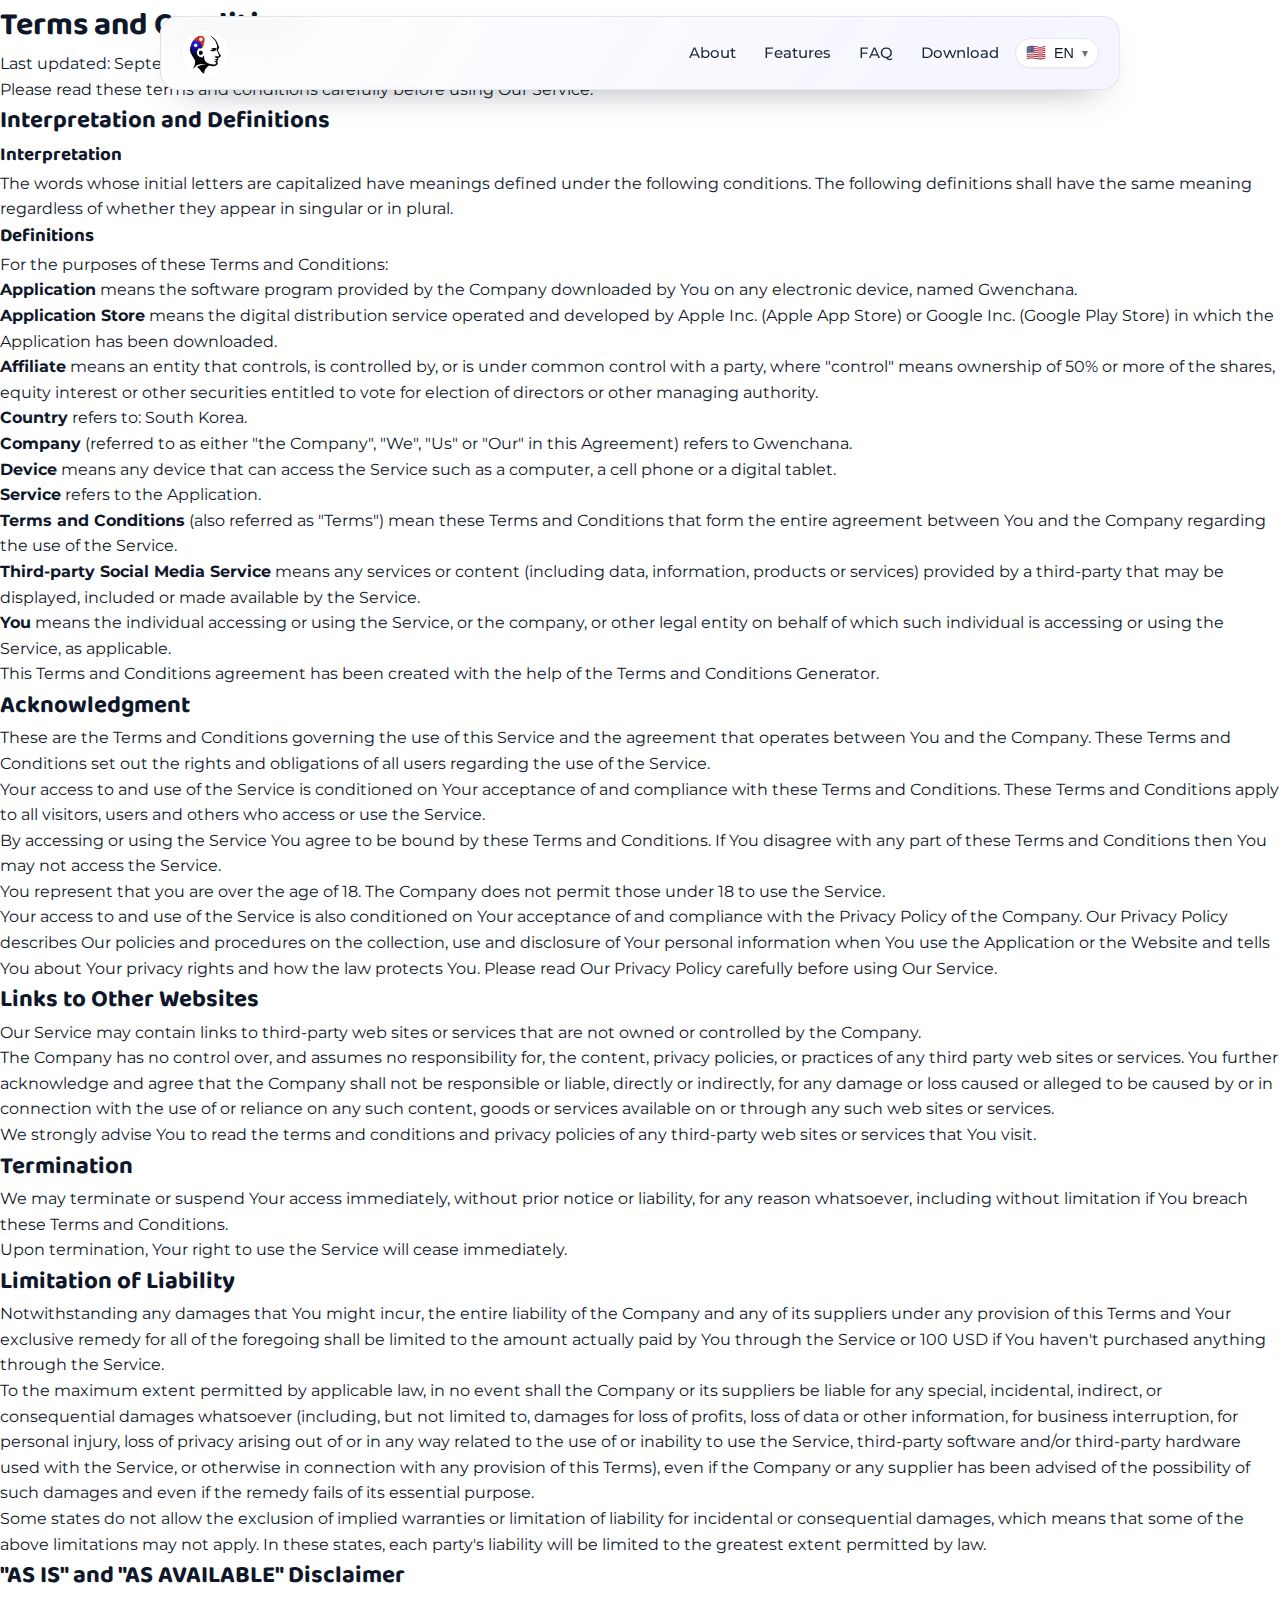
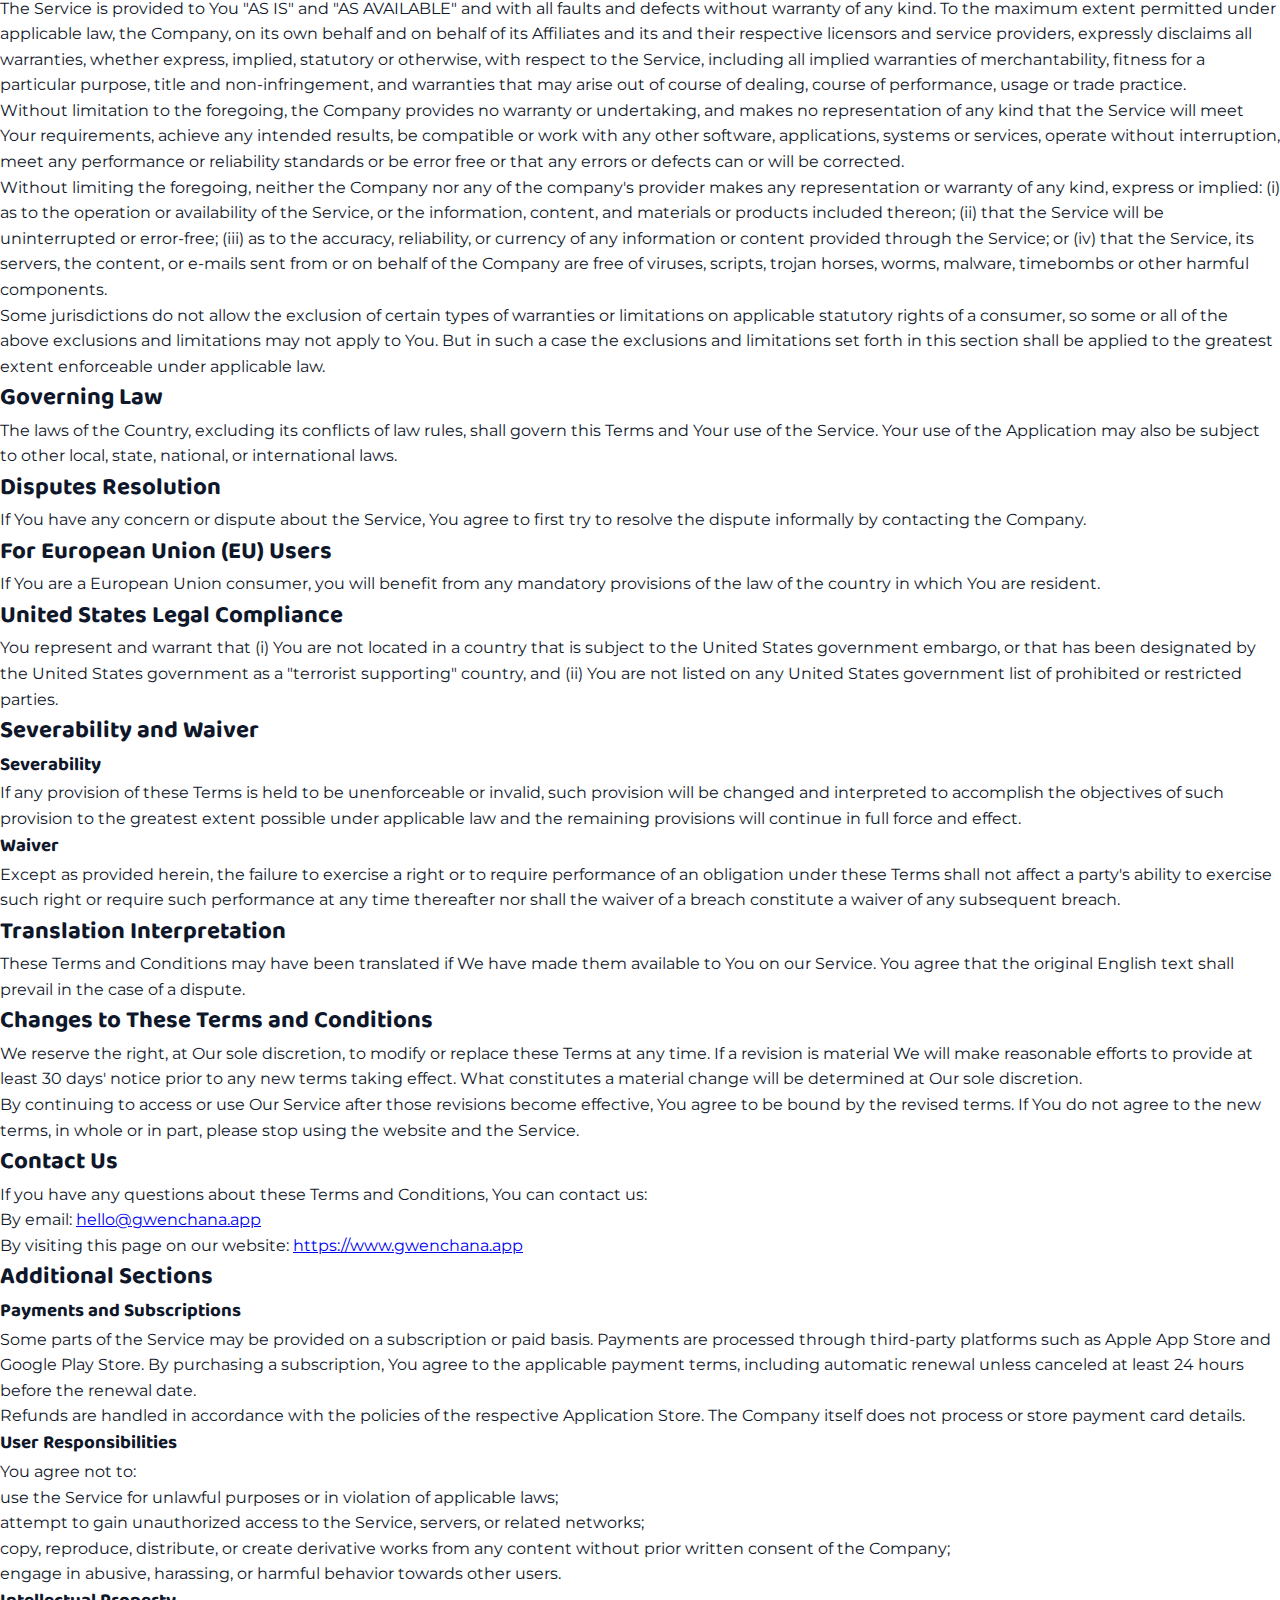
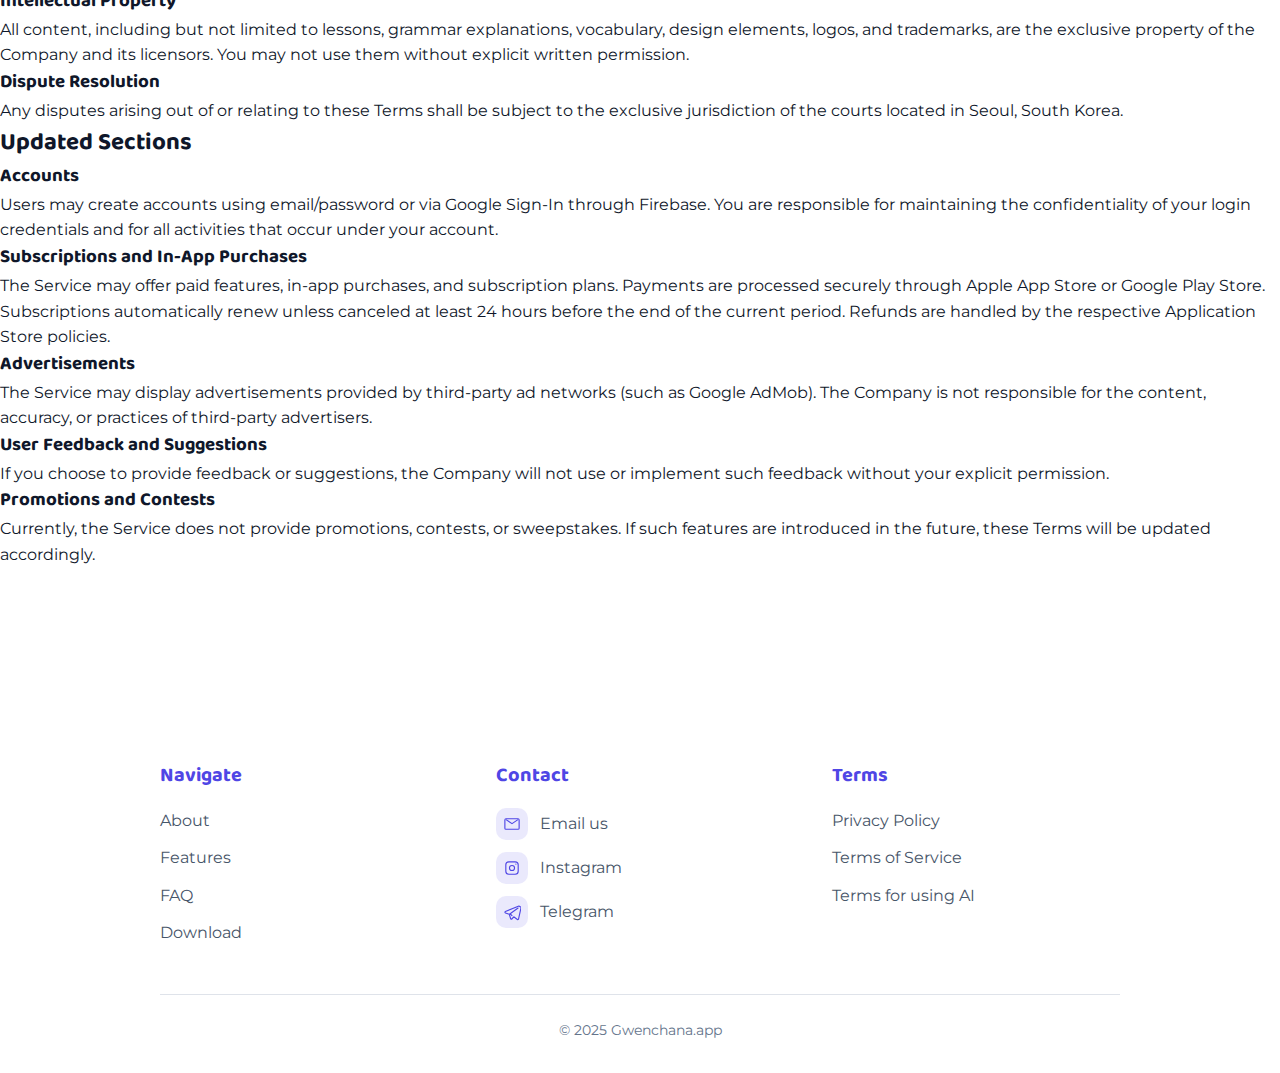
<file: terms.html>
<!DOCTYPE html>
<html lang="en">
<head>
  <meta charset="UTF-8">
  <meta name="viewport" content="width=device-width, initial-scale=1.0">
  <title>Gwenchana — Terms and Conditions</title>
  <link rel="stylesheet" href="style.css">
</head>
<body class="legal-page">
  <header class="header" id="appBar">
    <div class="header-surface">
      <div class="header-inner">
        <a href="index.html" class="logo" aria-label="Gwenchana home">
          <img src="assets/logo.png" alt="Gwenchana logo">
        </a>
        <div class="nav-wrapper">
          <nav class="nav" id="primaryNav">
            <button class="menu-toggle" id="menuToggle" aria-expanded="false" aria-controls="navLinks">
              <span class="menu-icon" aria-hidden="true">
                <span class="menu-line"></span>
                <span class="menu-line"></span>
                <span class="menu-line"></span>
              </span>
              <span data-i18n="nav_menu">Menu</span>
            </button>
            <div class="nav-links" id="navLinks">
              <a href="index.html#hero" data-i18n="nav_about">About</a>
              <a href="index.html#features" data-i18n="nav_features">Features</a>
              <a href="index.html#faq" data-i18n="nav_faq">FAQ</a>
              <a href="index.html#download" class="nav-link-download" data-i18n="nav_download">Download</a>
            </div>
          </nav>

          <div class="lang-dropdown" id="langDropdown">
            <button class="lang-toggle" id="langToggle" aria-haspopup="listbox" aria-expanded="false">
              <span class="flag">🇺🇸</span>
              <span class="label">EN</span>
              <span class="chevron">▾</span>
            </button>
            <ul class="lang-menu" id="langMenu" role="listbox" tabindex="-1" aria-label="Select language">
              <li role="option" aria-selected="false">
                <button class="lang-option" data-lang="en"><span class="flag">🇺🇸</span><span>English</span></button>
              </li>
              <li role="option" aria-selected="false">
                <button class="lang-option" data-lang="ru"><span class="flag">🇷🇺</span><span>Русский</span></button>
              </li>
              <li role="option" aria-selected="false">
                <button class="lang-option" data-lang="ko"><span class="flag">🇰🇷</span><span>한국어</span></button>
              </li>
            </ul>
          </div>
        </div>
      </div>
    </div>
  </header>

  <main class="legal-main">
    <div class="legal-wrapper" data-lang="en">
      <header class="legal-intro">
        <h1>Terms and Conditions</h1>
        <p class="legal-updated">Last updated: September 29, 2025</p>
        <p>Please read these terms and conditions carefully before using Our Service.</p>
      </header>

      <section class="legal-section" id="interpretation">
        <h2>Interpretation and Definitions</h2>
        <h3>Interpretation</h3>
        <p>The words whose initial letters are capitalized have meanings defined under the following conditions. The following definitions shall have the same meaning regardless of whether they appear in singular or in plural.</p>
        <h3>Definitions</h3>
        <p>For the purposes of these Terms and Conditions:</p>
        <ul>
          <li><strong>Application</strong> means the software program provided by the Company downloaded by You on any electronic device, named Gwenchana.</li>
          <li><strong>Application Store</strong> means the digital distribution service operated and developed by Apple Inc. (Apple App Store) or Google Inc. (Google Play Store) in which the Application has been downloaded.</li>
          <li><strong>Affiliate</strong> means an entity that controls, is controlled by, or is under common control with a party, where "control" means ownership of 50% or more of the shares, equity interest or other securities entitled to vote for election of directors or other managing authority.</li>
          <li><strong>Country</strong> refers to: South Korea.</li>
          <li><strong>Company</strong> (referred to as either "the Company", "We", "Us" or "Our" in this Agreement) refers to Gwenchana.</li>
          <li><strong>Device</strong> means any device that can access the Service such as a computer, a cell phone or a digital tablet.</li>
          <li><strong>Service</strong> refers to the Application.</li>
          <li><strong>Terms and Conditions</strong> (also referred as "Terms") mean these Terms and Conditions that form the entire agreement between You and the Company regarding the use of the Service.</li>
          <li><strong>Third-party Social Media Service</strong> means any services or content (including data, information, products or services) provided by a third-party that may be displayed, included or made available by the Service.</li>
          <li><strong>You</strong> means the individual accessing or using the Service, or the company, or other legal entity on behalf of which such individual is accessing or using the Service, as applicable.</li>
        </ul>
        <p>This Terms and Conditions agreement has been created with the help of the Terms and Conditions Generator.</p>
      </section>

      <section class="legal-section" id="acknowledgment">
        <h2>Acknowledgment</h2>
        <p>These are the Terms and Conditions governing the use of this Service and the agreement that operates between You and the Company. These Terms and Conditions set out the rights and obligations of all users regarding the use of the Service.</p>
        <p>Your access to and use of the Service is conditioned on Your acceptance of and compliance with these Terms and Conditions. These Terms and Conditions apply to all visitors, users and others who access or use the Service.</p>
        <p>By accessing or using the Service You agree to be bound by these Terms and Conditions. If You disagree with any part of these Terms and Conditions then You may not access the Service.</p>
        <p>You represent that you are over the age of 18. The Company does not permit those under 18 to use the Service.</p>
        <p>Your access to and use of the Service is also conditioned on Your acceptance of and compliance with the Privacy Policy of the Company. Our Privacy Policy describes Our policies and procedures on the collection, use and disclosure of Your personal information when You use the Application or the Website and tells You about Your privacy rights and how the law protects You. Please read Our Privacy Policy carefully before using Our Service.</p>
      </section>

      <section class="legal-section" id="links">
        <h2>Links to Other Websites</h2>
        <p>Our Service may contain links to third-party web sites or services that are not owned or controlled by the Company.</p>
        <p>The Company has no control over, and assumes no responsibility for, the content, privacy policies, or practices of any third party web sites or services. You further acknowledge and agree that the Company shall not be responsible or liable, directly or indirectly, for any damage or loss caused or alleged to be caused by or in connection with the use of or reliance on any such content, goods or services available on or through any such web sites or services.</p>
        <p>We strongly advise You to read the terms and conditions and privacy policies of any third-party web sites or services that You visit.</p>
      </section>

      <section class="legal-section" id="termination">
        <h2>Termination</h2>
        <p>We may terminate or suspend Your access immediately, without prior notice or liability, for any reason whatsoever, including without limitation if You breach these Terms and Conditions.</p>
        <p>Upon termination, Your right to use the Service will cease immediately.</p>
      </section>

      <section class="legal-section" id="liability">
        <h2>Limitation of Liability</h2>
        <p>Notwithstanding any damages that You might incur, the entire liability of the Company and any of its suppliers under any provision of this Terms and Your exclusive remedy for all of the foregoing shall be limited to the amount actually paid by You through the Service or 100 USD if You haven't purchased anything through the Service.</p>
        <p>To the maximum extent permitted by applicable law, in no event shall the Company or its suppliers be liable for any special, incidental, indirect, or consequential damages whatsoever (including, but not limited to, damages for loss of profits, loss of data or other information, for business interruption, for personal injury, loss of privacy arising out of or in any way related to the use of or inability to use the Service, third-party software and/or third-party hardware used with the Service, or otherwise in connection with any provision of this Terms), even if the Company or any supplier has been advised of the possibility of such damages and even if the remedy fails of its essential purpose.</p>
        <p>Some states do not allow the exclusion of implied warranties or limitation of liability for incidental or consequential damages, which means that some of the above limitations may not apply. In these states, each party's liability will be limited to the greatest extent permitted by law.</p>
      </section>

      <section class="legal-section" id="disclaimer">
        <h2>"AS IS" and "AS AVAILABLE" Disclaimer</h2>
        <p>The Service is provided to You "AS IS" and "AS AVAILABLE" and with all faults and defects without warranty of any kind. To the maximum extent permitted under applicable law, the Company, on its own behalf and on behalf of its Affiliates and its and their respective licensors and service providers, expressly disclaims all warranties, whether express, implied, statutory or otherwise, with respect to the Service, including all implied warranties of merchantability, fitness for a particular purpose, title and non-infringement, and warranties that may arise out of course of dealing, course of performance, usage or trade practice.</p>
        <p>Without limitation to the foregoing, the Company provides no warranty or undertaking, and makes no representation of any kind that the Service will meet Your requirements, achieve any intended results, be compatible or work with any other software, applications, systems or services, operate without interruption, meet any performance or reliability standards or be error free or that any errors or defects can or will be corrected.</p>
        <p>Without limiting the foregoing, neither the Company nor any of the company's provider makes any representation or warranty of any kind, express or implied: (i) as to the operation or availability of the Service, or the information, content, and materials or products included thereon; (ii) that the Service will be uninterrupted or error-free; (iii) as to the accuracy, reliability, or currency of any information or content provided through the Service; or (iv) that the Service, its servers, the content, or e-mails sent from or on behalf of the Company are free of viruses, scripts, trojan horses, worms, malware, timebombs or other harmful components.</p>
        <p>Some jurisdictions do not allow the exclusion of certain types of warranties or limitations on applicable statutory rights of a consumer, so some or all of the above exclusions and limitations may not apply to You. But in such a case the exclusions and limitations set forth in this section shall be applied to the greatest extent enforceable under applicable law.</p>
      </section>

      <section class="legal-section" id="governing-law">
        <h2>Governing Law</h2>
        <p>The laws of the Country, excluding its conflicts of law rules, shall govern this Terms and Your use of the Service. Your use of the Application may also be subject to other local, state, national, or international laws.</p>
      </section>

      <section class="legal-section" id="disputes">
        <h2>Disputes Resolution</h2>
        <p>If You have any concern or dispute about the Service, You agree to first try to resolve the dispute informally by contacting the Company.</p>
      </section>

      <section class="legal-section" id="eu-users">
        <h2>For European Union (EU) Users</h2>
        <p>If You are a European Union consumer, you will benefit from any mandatory provisions of the law of the country in which You are resident.</p>
      </section>

      <section class="legal-section" id="us-compliance">
        <h2>United States Legal Compliance</h2>
        <p>You represent and warrant that (i) You are not located in a country that is subject to the United States government embargo, or that has been designated by the United States government as a "terrorist supporting" country, and (ii) You are not listed on any United States government list of prohibited or restricted parties.</p>
      </section>

      <section class="legal-section" id="severability">
        <h2>Severability and Waiver</h2>
        <h3>Severability</h3>
        <p>If any provision of these Terms is held to be unenforceable or invalid, such provision will be changed and interpreted to accomplish the objectives of such provision to the greatest extent possible under applicable law and the remaining provisions will continue in full force and effect.</p>
        <h3>Waiver</h3>
        <p>Except as provided herein, the failure to exercise a right or to require performance of an obligation under these Terms shall not affect a party's ability to exercise such right or require such performance at any time thereafter nor shall the waiver of a breach constitute a waiver of any subsequent breach.</p>
      </section>

      <section class="legal-section" id="translation">
        <h2>Translation Interpretation</h2>
        <p>These Terms and Conditions may have been translated if We have made them available to You on our Service. You agree that the original English text shall prevail in the case of a dispute.</p>
      </section>

      <section class="legal-section" id="changes">
        <h2>Changes to These Terms and Conditions</h2>
        <p>We reserve the right, at Our sole discretion, to modify or replace these Terms at any time. If a revision is material We will make reasonable efforts to provide at least 30 days' notice prior to any new terms taking effect. What constitutes a material change will be determined at Our sole discretion.</p>
        <p>By continuing to access or use Our Service after those revisions become effective, You agree to be bound by the revised terms. If You do not agree to the new terms, in whole or in part, please stop using the website and the Service.</p>
      </section>

      <section class="legal-section" id="contact">
        <h2>Contact Us</h2>
        <p>If you have any questions about these Terms and Conditions, You can contact us:</p>
        <ul>
          <li>By email: <a href="mailto:hello@gwenchana.app">hello@gwenchana.app</a></li>
          <li>By visiting this page on our website: <a href="https://www.gwenchana.app" rel="noopener" target="_blank">https://www.gwenchana.app</a></li>
        </ul>
      </section>

      <section class="legal-section" id="additional">
        <h2>Additional Sections</h2>
        <h3>Payments and Subscriptions</h3>
        <p>Some parts of the Service may be provided on a subscription or paid basis. Payments are processed through third-party platforms such as Apple App Store and Google Play Store. By purchasing a subscription, You agree to the applicable payment terms, including automatic renewal unless canceled at least 24 hours before the renewal date.</p>
        <p>Refunds are handled in accordance with the policies of the respective Application Store. The Company itself does not process or store payment card details.</p>

        <h3>User Responsibilities</h3>
        <p>You agree not to:</p>
        <ul>
          <li>use the Service for unlawful purposes or in violation of applicable laws;</li>
          <li>attempt to gain unauthorized access to the Service, servers, or related networks;</li>
          <li>copy, reproduce, distribute, or create derivative works from any content without prior written consent of the Company;</li>
          <li>engage in abusive, harassing, or harmful behavior towards other users.</li>
        </ul>

        <h3>Intellectual Property</h3>
        <p>All content, including but not limited to lessons, grammar explanations, vocabulary, design elements, logos, and trademarks, are the exclusive property of the Company and its licensors. You may not use them without explicit written permission.</p>

        <h3>Dispute Resolution</h3>
        <p>Any disputes arising out of or relating to these Terms shall be subject to the exclusive jurisdiction of the courts located in Seoul, South Korea.</p>
      </section>

      <section class="legal-section" id="updated">
        <h2>Updated Sections</h2>
        <h3>Accounts</h3>
        <p>Users may create accounts using email/password or via Google Sign-In through Firebase. You are responsible for maintaining the confidentiality of your login credentials and for all activities that occur under your account.</p>

        <h3>Subscriptions and In-App Purchases</h3>
        <p>The Service may offer paid features, in-app purchases, and subscription plans. Payments are processed securely through Apple App Store or Google Play Store. Subscriptions automatically renew unless canceled at least 24 hours before the end of the current period. Refunds are handled by the respective Application Store policies.</p>

        <h3>Advertisements</h3>
        <p>The Service may display advertisements provided by third-party ad networks (such as Google AdMob). The Company is not responsible for the content, accuracy, or practices of third-party advertisers.</p>

        <h3>User Feedback and Suggestions</h3>
        <p>If you choose to provide feedback or suggestions, the Company will not use or implement such feedback without your explicit permission.</p>

        <h3>Promotions and Contests</h3>
        <p>Currently, the Service does not provide promotions, contests, or sweepstakes. If such features are introduced in the future, these Terms will be updated accordingly.</p>
      </section>
    </div>

    <div class="legal-wrapper" data-lang="ru" style="display:none">
      <header class="legal-intro">
        <h1>Условия использования</h1>
        <p class="legal-updated">Последнее обновление: 29 сентября 2025 г.</p>
        <p>Пожалуйста, внимательно прочитайте настоящие условия использования перед использованием нашего Сервиса.</p>
      </header>

      <section class="legal-section">
        <h2>Толкование и определения</h2>
        <h3>Толкование</h3>
        <p>Слова, начинающиеся с заглавной буквы, имеют значения, определённые ниже. Приведённые определения имеют одинаковое значение независимо от того, используются они в единственном или множественном числе.</p>
        <h3>Определения</h3>
        <p>Для целей настоящих Условий использования:</p>
        <ul>
          <li><strong>Приложение</strong> — программа Gwenchana, предоставляемая Компанией и загруженная Вами на любое электронное устройство.</li>
          <li><strong>Магазин приложений</strong> — сервис цифровой дистрибуции, управляемый Apple Inc. (Apple App Store) или Google Inc. (Google Play Store), из которого было загружено Приложение.</li>
          <li><strong>Аффилированное лицо</strong> — организация, которая контролирует сторону, контролируется ею или находится под общим контролем, где «контроль» означает владение 50% или более акций.</li>
          <li><strong>Страна</strong> — Южная Корея.</li>
          <li><strong>Компания</strong> (также именуемая «Мы», «Нас» или «Наш» в настоящем Соглашении) — Gwenchana.</li>
          <li><strong>Устройство</strong> — любое устройство, с которого можно получить доступ к Сервису: компьютер, мобильный телефон или планшет.</li>
          <li><strong>Сервис</strong> — Приложение.</li>
          <li><strong>Условия использования</strong> (также именуемые «Условия») — настоящие Условия использования, составляющие полное соглашение между Вами и Компанией в отношении использования Сервиса.</li>
          <li><strong>Сторонний сервис социальных сетей</strong> — любые услуги или контент (включая данные, информацию, продукты или услуги), предоставляемые третьей стороной, которые могут отображаться или быть доступны через Сервис.</li>
          <li><strong>Вы</strong> — физическое лицо, получающее доступ к Сервису или использующее его, либо юридическое лицо, от имени которого осуществляется доступ.</li>
        </ul>
      </section>

      <section class="legal-section">
        <h2>Подтверждение</h2>
        <p>Настоящие Условия использования регулируют использование данного Сервиса и представляют собой соглашение между Вами и Компанией. Настоящие Условия определяют права и обязанности всех пользователей в отношении использования Сервиса.</p>
        <p>Ваш доступ к Сервису и его использование обусловлены принятием и соблюдением настоящих Условий. Настоящие Условия распространяются на всех посетителей, пользователей и иных лиц, получающих доступ к Сервису или использующих его.</p>
        <p>Получая доступ к Сервису или используя его, Вы соглашаетесь соблюдать настоящие Условия. Если Вы не согласны с какой-либо частью Условий, Вы не можете использовать Сервис.</p>
        <p>Вы подтверждаете, что Вам исполнилось 18 лет. Компания не разрешает использование Сервиса лицам младше 18 лет.</p>
        <p>Ваш доступ к Сервису и его использование также обусловлены принятием и соблюдением Политики конфиденциальности Компании. Наша Политика конфиденциальности описывает правила сбора, использования и раскрытия Вашей личной информации при использовании Приложения и сообщает о Ваших правах на конфиденциальность. Пожалуйста, внимательно прочитайте нашу Политику конфиденциальности перед использованием Сервиса.</p>
      </section>

      <section class="legal-section">
        <h2>Ссылки на другие сайты</h2>
        <p>Наш Сервис может содержать ссылки на сторонние сайты или сервисы, которые не принадлежат Компании и не контролируются ею.</p>
        <p>Компания не контролирует и не несёт ответственности за содержание, политику конфиденциальности или практики сторонних сайтов или сервисов. Вы также признаёте и соглашаетесь, что Компания не несёт прямой или косвенной ответственности за любой ущерб или убытки, причинённые использованием такого контента, товаров или услуг.</p>
        <p>Мы настоятельно рекомендуем ознакомиться с условиями использования и политикой конфиденциальности сторонних сайтов.</p>
      </section>

      <section class="legal-section">
        <h2>Прекращение доступа</h2>
        <p>Мы можем немедленно прекратить или приостановить Ваш доступ без предварительного уведомления и ответственности по любой причине, включая нарушение настоящих Условий.</p>
        <p>При прекращении доступа Ваше право на использование Сервиса прекращается немедленно.</p>
      </section>

      <section class="legal-section">
        <h2>Ограничение ответственности</h2>
        <p>Несмотря на любые убытки, которые Вы можете понести, вся ответственность Компании и её поставщиков ограничивается суммой, фактически уплаченной Вами через Сервис, или 100 долларами США, если Вы ничего не приобретали.</p>
        <p>В максимальной степени, допускаемой применимым законодательством, Компания или её поставщики ни при каких обстоятельствах не несут ответственности за любые особые, случайные, косвенные или штрафные убытки (включая, помимо прочего, убытки от потери прибыли, данных или иной информации, за перерыв в деятельности, за вред здоровью, утрату конфиденциальности), даже если Компания была уведомлена о возможности таких убытков.</p>
        <p>В некоторых юрисдикциях не допускается исключение подразумеваемых гарантий или ограничение ответственности за случайные или косвенные убытки, поэтому некоторые из вышеуказанных ограничений могут не применяться. В таких случаях ответственность каждой стороны будет ограничена в максимальной степени, допускаемой законом.</p>
      </section>

      <section class="legal-section">
        <h2>Отказ от гарантий</h2>
        <p>Сервис предоставляется Вам «КАК ЕСТЬ» и «КАК ДОСТУПНО», со всеми недостатками и дефектами, без каких-либо гарантий. В максимальной степени, допускаемой законом, Компания от своего имени и от имени своих аффилированных лиц, лицензиаров и поставщиков услуг прямо отказывается от всех гарантий, явных, подразумеваемых, установленных законом или иных, в отношении Сервиса.</p>
        <p>Компания не гарантирует, что Сервис будет соответствовать Вашим требованиям, достигнет каких-либо результатов, будет совместим с другим программным обеспечением, будет работать без перебоев или что ошибки будут исправлены.</p>
        <p>Ни Компания, ни её поставщики не делают никаких заявлений или гарантий относительно: (i) работы или доступности Сервиса; (ii) бесперебойности работы; (iii) точности или актуальности информации; (iv) отсутствия вирусов, вредоносных программ или иных вредоносных компонентов.</p>
        <p>В некоторых юрисдикциях не допускается исключение определённых типов гарантий, поэтому некоторые из вышеуказанных исключений могут не применяться. В таких случаях исключения будут применяться в максимальной степени, допускаемой законом.</p>
      </section>

      <section class="legal-section">
        <h2>Применимое право</h2>
        <p>Законодательство Страны, за исключением коллизионных норм, регулирует настоящие Условия и использование Вами Сервиса. Использование Приложения также может регулироваться иными местными, государственными, национальными или международными законами.</p>
      </section>

      <section class="legal-section">
        <h2>Разрешение споров</h2>
        <p>При возникновении претензий или споров относительно Сервиса Вы соглашаетесь сначала попытаться урегулировать спор неформальным путём, связавшись с Компанией.</p>
      </section>

      <section class="legal-section">
        <h2>Для пользователей из Европейского союза</h2>
        <p>Если Вы являетесь потребителем из Европейского союза, Вы пользуетесь обязательными положениями законодательства страны Вашего проживания.</p>
      </section>

      <section class="legal-section">
        <h2>Соответствие законодательству США</h2>
        <p>Вы заявляете и гарантируете, что (i) Вы не находитесь в стране, на которую распространяется эмбарго правительства США или которая признана «поддерживающей терроризм», и (ii) Вы не включены ни в один список запрещённых или ограниченных лиц правительства США.</p>
      </section>

      <section class="legal-section">
        <h2>Делимость и отказ от прав</h2>
        <h3>Делимость</h3>
        <p>Если какое-либо положение настоящих Условий будет признано неисполнимым или недействительным, оно будет изменено и истолковано для достижения целей этого положения в максимальной степени в соответствии с применимым законодательством, а остальные положения сохраняют полную силу.</p>
        <h3>Отказ от прав</h3>
        <p>За исключением случаев, предусмотренных настоящим документом, неосуществление права или невозможность потребовать исполнения обязательства не влияет на возможность стороны осуществить такое право впоследствии, а отказ от права в связи с одним нарушением не означает отказ от права в связи с последующими нарушениями.</p>
      </section>

      <section class="legal-section">
        <h2>Толкование переводов</h2>
        <p>Настоящие Условия могли быть переведены, если мы сделали их доступными для Вас в нашем Сервисе. В случае спора приоритет имеет оригинальный текст на английском языке.</p>
      </section>

      <section class="legal-section">
        <h2>Изменения настоящих Условий</h2>
        <p>Мы оставляем за собой право по собственному усмотрению изменять или заменять настоящие Условия в любое время. Если изменения существенны, мы предпримем разумные усилия для уведомления не менее чем за 30 дней до вступления в силу новых условий.</p>
        <p>Продолжая использовать Сервис после вступления изменений в силу, Вы соглашаетесь с обновлёнными условиями. Если Вы не согласны с новыми условиями, прекратите использование сайта и Сервиса.</p>
      </section>

      <section class="legal-section">
        <h2>Свяжитесь с нами</h2>
        <p>Если у Вас есть вопросы о настоящих Условиях использования, Вы можете связаться с нами:</p>
        <ul>
          <li>По электронной почте: <a href="mailto:hello@gwenchana.app">hello@gwenchana.app</a></li>
          <li>На нашем сайте: <a href="https://www.gwenchana.app" rel="noopener" target="_blank">https://www.gwenchana.app</a></li>
        </ul>
      </section>

      <section class="legal-section">
        <h2>Дополнительные разделы</h2>
        <h3>Платежи и подписки</h3>
        <p>Некоторые части Сервиса могут предоставляться на основе подписки или за плату. Платежи обрабатываются через сторонние платформы, такие как Apple App Store и Google Play Store. Приобретая подписку, Вы соглашаетесь с применимыми условиями оплаты, включая автоматическое продление, если подписка не отменена не менее чем за 24 часа до даты продления.</p>
        <p>Возвраты обрабатываются в соответствии с политиками соответствующего Магазина приложений. Компания не обрабатывает и не хранит данные платёжных карт.</p>

        <h3>Обязанности пользователя</h3>
        <p>Вы обязуетесь не:</p>
        <ul>
          <li>использовать Сервис в незаконных целях или в нарушение применимого законодательства;</li>
          <li>пытаться получить несанкционированный доступ к Сервису, серверам или связанным сетям;</li>
          <li>копировать, воспроизводить, распространять или создавать производные работы без письменного согласия Компании;</li>
          <li>вести себя оскорбительно, агрессивно или вредоносно по отношению к другим пользователям.</li>
        </ul>

        <h3>Интеллектуальная собственность</h3>
        <p>Весь контент, включая, помимо прочего, уроки, объяснения грамматики, словарный запас, элементы дизайна, логотипы и товарные знаки, является исключительной собственностью Компании и её лицензиаров. Вы не можете использовать их без письменного разрешения.</p>

        <h3>Разрешение споров</h3>
        <p>Любые споры, возникающие из настоящих Условий или связанные с ними, подлежат исключительной юрисдикции судов, расположенных в Сеуле, Южная Корея.</p>
      </section>

      <section class="legal-section">
        <h2>Обновлённые разделы</h2>
        <h3>Учётные записи</h3>
        <p>Пользователи могут создавать учётные записи с помощью электронной почты/пароля или через Google Sign-In с использованием Firebase. Вы несёте ответственность за сохранение конфиденциальности Ваших учётных данных и за все действия, совершённые с использованием Вашей учётной записи.</p>

        <h3>Подписки и покупки в приложении</h3>
        <p>Сервис может предлагать платные функции, покупки в приложении и планы подписки. Платежи обрабатываются безопасно через Apple App Store или Google Play Store. Подписки автоматически продлеваются, если они не отменены не менее чем за 24 часа до окончания текущего периода. Возвраты регулируются политиками соответствующего Магазина приложений.</p>

        <h3>Реклама</h3>
        <p>Сервис может отображать рекламу, предоставляемую сторонними рекламными сетями (например, Google AdMob). Компания не несёт ответственности за содержание, точность или практики сторонних рекламодателей.</p>

        <h3>Отзывы и предложения пользователей</h3>
        <p>Если Вы решите предоставить отзыв или предложение, Компания не будет использовать или внедрять такой отзыв без Вашего явного разрешения.</p>

        <h3>Акции и конкурсы</h3>
        <p>В настоящее время Сервис не предоставляет акции, конкурсы или розыгрыши. Если такие функции будут введены в будущем, настоящие Условия будут обновлены соответствующим образом.</p>
      </section>
    </div>

    <div class="legal-wrapper" data-lang="ko" style="display:none">
      <header class="legal-intro">
        <h1>이용약관</h1>
        <p class="legal-updated">최종 업데이트: 2025년 9월 29일</p>
        <p>서비스를 이용하시기 전에 본 이용약관을 주의 깊게 읽어 주십시오.</p>
      </header>

      <section class="legal-section">
        <h2>해석 및 정의</h2>
        <h3>해석</h3>
        <p>첫 글자가 대문자인 단어는 아래 조건에 정의된 의미를 가집니다. 다음 정의는 단수형이든 복수형이든 동일한 의미를 가집니다.</p>
        <h3>정의</h3>
        <p>본 이용약관의 목적상:</p>
        <ul>
          <li><strong>애플리케이션</strong>이란 회사가 제공하고 귀하가 전자 기기에 다운로드한 소프트웨어 프로그램인 Gwenchana를 의미합니다.</li>
          <li><strong>애플리케이션 스토어</strong>란 애플리케이션이 다운로드된 Apple Inc.(Apple App Store) 또는 Google Inc.(Google Play Store)가 운영하는 디지털 배포 서비스를 의미합니다.</li>
          <li><strong>계열사</strong>란 일방 당사자를 지배하거나, 지배를 받거나, 공동 지배하에 있는 법인을 의미하며, "지배"란 주식 또는 의결권의 50% 이상을 소유하는 것을 의미합니다.</li>
          <li><strong>국가</strong>란 대한민국을 의미합니다.</li>
          <li><strong>회사</strong>(본 계약에서 "당사", "우리" 또는 "저희"로도 지칭)란 Gwenchana를 의미합니다.</li>
          <li><strong>기기</strong>란 컴퓨터, 휴대전화 또는 디지털 태블릿 등 서비스에 접근할 수 있는 모든 장치를 의미합니다.</li>
          <li><strong>서비스</strong>란 애플리케이션을 의미합니다.</li>
          <li><strong>이용약관</strong>("약관"이라고도 함)이란 서비스 사용에 관한 귀하와 회사 간의 전체 계약을 구성하는 본 이용약관을 의미합니다.</li>
          <li><strong>제3자 소셜 미디어 서비스</strong>란 서비스에 의해 표시되거나 제공될 수 있는 제3자가 제공하는 모든 서비스 또는 콘텐츠를 의미합니다.</li>
          <li><strong>귀하</strong>란 서비스에 접근하거나 이용하는 개인, 또는 해당 개인이 대리하는 회사나 법인을 의미합니다.</li>
        </ul>
      </section>

      <section class="legal-section">
        <h2>승인</h2>
        <p>본 이용약관은 서비스 사용을 규율하며 귀하와 회사 간의 계약입니다. 본 이용약관은 서비스 사용에 관한 모든 사용자의 권리와 의무를 규정합니다.</p>
        <p>서비스에 대한 귀하의 접근 및 사용은 본 이용약관의 수락 및 준수를 조건으로 합니다. 본 이용약관은 서비스에 접근하거나 이용하는 모든 방문자, 사용자 및 기타 인원에게 적용됩니다.</p>
        <p>서비스에 접근하거나 이용함으로써 귀하는 본 이용약관에 구속되는 것에 동의합니다. 본 이용약관의 일부에 동의하지 않는 경우 서비스를 이용할 수 없습니다.</p>
        <p>귀하는 18세 이상임을 확인합니다. 회사는 18세 미만의 서비스 사용을 허용하지 않습니다.</p>
        <p>서비스에 대한 귀하의 접근 및 사용은 회사의 개인정보 처리방침의 수락 및 준수를 조건으로 합니다. 개인정보 처리방침은 애플리케이션 사용 시 귀하의 개인정보 수집, 사용 및 공개에 관한 정책을 설명합니다. 서비스를 사용하시기 전에 개인정보 처리방침을 주의 깊게 읽어 주십시오.</p>
      </section>

      <section class="legal-section">
        <h2>다른 웹사이트로의 링크</h2>
        <p>당사 서비스에는 회사가 소유하거나 통제하지 않는 제3자 웹사이트 또는 서비스로의 링크가 포함될 수 있습니다.</p>
        <p>회사는 제3자 웹사이트 또는 서비스의 콘텐츠, 개인정보 보호 정책 또는 관행에 대해 통제권이 없으며 책임을 지지 않습니다. 귀하는 또한 그러한 콘텐츠, 상품 또는 서비스의 사용 또는 의존으로 인해 발생하는 손해에 대해 회사가 직간접적으로 책임지지 않음에 동의합니다.</p>
        <p>방문하시는 제3자 웹사이트의 이용약관 및 개인정보 처리방침을 읽어보실 것을 강력히 권고합니다.</p>
      </section>

      <section class="legal-section">
        <h2>서비스 종료</h2>
        <p>당사는 본 이용약관 위반을 포함하여 어떤 사유로든 사전 통보나 책임 없이 귀하의 접근을 즉시 종료하거나 정지할 수 있습니다.</p>
        <p>종료 시 서비스를 사용할 귀하의 권리는 즉시 소멸됩니다.</p>
      </section>

      <section class="legal-section">
        <h2>책임 제한</h2>
        <p>귀하가 입을 수 있는 손해에도 불구하고, 회사 및 그 공급자의 전체 책임은 귀하가 서비스를 통해 실제로 지불한 금액 또는 서비스를 통해 아무것도 구매하지 않은 경우 100 USD로 제한됩니다.</p>
        <p>관련 법률이 허용하는 최대 범위 내에서 회사 또는 그 공급자는 어떠한 경우에도 특별, 부수적, 간접적 또는 결과적 손해(이익 손실, 데이터 손실, 사업 중단, 개인 상해, 개인정보 침해 등을 포함하되 이에 국한되지 않음)에 대해 책임을 지지 않습니다.</p>
        <p>일부 주에서는 묵시적 보증의 배제 또는 부수적·결과적 손해에 대한 책임 제한을 허용하지 않으므로, 위의 일부 제한이 적용되지 않을 수 있습니다. 이러한 경우 각 당사자의 책임은 법률이 허용하는 최대 범위로 제한됩니다.</p>
      </section>

      <section class="legal-section">
        <h2>"있는 그대로" 및 "이용 가능한 상태로" 면책 조항</h2>
        <p>서비스는 "있는 그대로" 및 "이용 가능한 상태로" 모든 결함과 함께 어떠한 종류의 보증 없이 제공됩니다. 관련 법률이 허용하는 최대 범위 내에서 회사는 서비스에 대한 명시적, 묵시적, 법적 또는 기타 모든 보증을 명시적으로 부인합니다.</p>
        <p>회사는 서비스가 귀하의 요구 사항을 충족하거나, 의도한 결과를 달성하거나, 다른 소프트웨어와 호환되거나, 중단 없이 작동하거나, 오류가 없을 것이라는 보증을 제공하지 않습니다.</p>
        <p>회사나 그 제공자는 (i) 서비스의 작동 또는 가용성, (ii) 서비스의 중단 없는 운영, (iii) 정보의 정확성 또는 시의성, (iv) 바이러스나 악성 코드의 부재에 대해 어떠한 보증도 하지 않습니다.</p>
        <p>일부 관할권에서는 특정 유형의 보증 배제를 허용하지 않으므로, 위의 일부 배제 및 제한이 적용되지 않을 수 있습니다. 이러한 경우 관련 법률이 허용하는 최대 범위 내에서 적용됩니다.</p>
      </section>

      <section class="legal-section">
        <h2>준거법</h2>
        <p>본 약관과 귀하의 서비스 사용은 법의 충돌 규칙을 제외한 해당 국가의 법률에 의해 규율됩니다. 애플리케이션 사용은 기타 지역, 주, 국가 또는 국제 법률의 적용을 받을 수도 있습니다.</p>
      </section>

      <section class="legal-section">
        <h2>분쟁 해결</h2>
        <p>서비스에 대한 우려 사항이나 분쟁이 있는 경우, 먼저 회사에 연락하여 비공식적으로 분쟁을 해결하는 데 동의합니다.</p>
      </section>

      <section class="legal-section">
        <h2>유럽연합(EU) 사용자</h2>
        <p>귀하가 유럽연합 소비자인 경우, 거주 국가의 법률의 강행 규정에 따른 혜택을 받습니다.</p>
      </section>

      <section class="legal-section">
        <h2>미국 법률 준수</h2>
        <p>귀하는 (i) 미국 정부의 금수 조치 대상이거나 "테러 지원" 국가로 지정된 국가에 위치하지 않으며, (ii) 미국 정부의 금지 또는 제한 대상 목록에 포함되어 있지 않음을 진술하고 보증합니다.</p>
      </section>

      <section class="legal-section">
        <h2>분리 가능성 및 권리 포기</h2>
        <h3>분리 가능성</h3>
        <p>본 약관의 조항이 집행 불가능하거나 무효로 판단되는 경우, 해당 조항은 관련 법률하에서 그 목적을 최대한 달성하도록 변경 및 해석되며, 나머지 조항은 완전한 효력을 유지합니다.</p>
        <h3>권리 포기</h3>
        <p>본 약관에 규정된 경우를 제외하고, 권리를 행사하지 않거나 의무 이행을 요구하지 않는 것은 이후에 해당 권리를 행사하거나 이행을 요구하는 능력에 영향을 미치지 않으며, 한 위반에 대한 권리 포기가 이후 위반에 대한 포기를 구성하지 않습니다.</p>
      </section>

      <section class="legal-section">
        <h2>번역 해석</h2>
        <p>본 이용약관은 서비스에서 귀하에게 제공된 경우 번역되었을 수 있습니다. 분쟁 발생 시 영어 원문이 우선합니다.</p>
      </section>

      <section class="legal-section">
        <h2>본 이용약관의 변경</h2>
        <p>당사는 언제든지 본 약관을 수정하거나 대체할 권리를 보유합니다. 중요한 변경의 경우 새로운 약관이 발효되기 최소 30일 전에 합리적인 노력을 기울여 통지합니다.</p>
        <p>해당 변경이 발효된 후에도 서비스를 계속 이용하면 변경된 약관에 동의하는 것으로 간주됩니다. 새로운 약관에 동의하지 않는 경우 웹사이트 및 서비스 사용을 중단해 주십시오.</p>
      </section>

      <section class="legal-section">
        <h2>문의하기</h2>
        <p>본 이용약관에 대한 문의 사항이 있으시면 다음을 통해 연락해 주십시오:</p>
        <ul>
          <li>이메일: <a href="mailto:hello@gwenchana.app">hello@gwenchana.app</a></li>
          <li>웹사이트: <a href="https://www.gwenchana.app" rel="noopener" target="_blank">https://www.gwenchana.app</a></li>
        </ul>
      </section>

      <section class="legal-section">
        <h2>추가 사항</h2>
        <h3>결제 및 구독</h3>
        <p>서비스의 일부는 구독 또는 유료로 제공될 수 있습니다. 결제는 Apple App Store 및 Google Play Store와 같은 제3자 플랫폼을 통해 처리됩니다. 구독을 구매하면 갱신일 최소 24시간 전에 취소하지 않는 한 자동 갱신을 포함한 해당 결제 조건에 동의하는 것입니다.</p>
        <p>환불은 해당 애플리케이션 스토어의 정책에 따라 처리됩니다. 회사 자체는 결제 카드 정보를 처리하거나 저장하지 않습니다.</p>

        <h3>사용자 책임</h3>
        <p>귀하는 다음을 하지 않을 것에 동의합니다:</p>
        <ul>
          <li>불법적인 목적이나 관련 법률을 위반하여 서비스를 사용하는 것;</li>
          <li>서비스, 서버 또는 관련 네트워크에 무단으로 접근하려는 시도;</li>
          <li>회사의 사전 서면 동의 없이 콘텐츠를 복사, 복제, 배포하거나 2차 저작물을 만드는 것;</li>
          <li>다른 사용자에 대한 학대, 괴롭힘 또는 유해한 행위.</li>
        </ul>

        <h3>지적 재산권</h3>
        <p>수업, 문법 설명, 어휘, 디자인 요소, 로고 및 상표를 포함하되 이에 국한되지 않는 모든 콘텐츠는 회사 및 그 라이선서의 독점 재산입니다. 명시적 서면 허가 없이 사용할 수 없습니다.</p>

        <h3>분쟁 해결</h3>
        <p>본 약관에서 발생하거나 이와 관련된 모든 분쟁은 대한민국 서울에 위치한 법원의 전속 관할에 따릅니다.</p>
      </section>

      <section class="legal-section">
        <h2>업데이트된 사항</h2>
        <h3>계정</h3>
        <p>사용자는 이메일/비밀번호 또는 Firebase를 통한 Google 로그인으로 계정을 만들 수 있습니다. 귀하는 로그인 자격 증명의 기밀성을 유지하고 계정에서 발생하는 모든 활동에 대해 책임을 집니다.</p>

        <h3>구독 및 인앱 구매</h3>
        <p>서비스는 유료 기능, 인앱 구매 및 구독 요금제를 제공할 수 있습니다. 결제는 Apple App Store 또는 Google Play Store를 통해 안전하게 처리됩니다. 구독은 현재 기간 종료 최소 24시간 전에 취소하지 않는 한 자동으로 갱신됩니다. 환불은 해당 애플리케이션 스토어 정책에 따라 처리됩니다.</p>

        <h3>광고</h3>
        <p>서비스는 제3자 광고 네트워크(예: Google AdMob)가 제공하는 광고를 표시할 수 있습니다. 회사는 제3자 광고주의 콘텐츠, 정확성 또는 관행에 대해 책임을 지지 않습니다.</p>

        <h3>사용자 피드백 및 제안</h3>
        <p>귀하가 피드백이나 제안을 제공하기로 선택한 경우, 회사는 귀하의 명시적 허가 없이 해당 피드백을 사용하거나 구현하지 않습니다.</p>

        <h3>프로모션 및 경품 행사</h3>
        <p>현재 서비스는 프로모션, 경품 행사 또는 추첨을 제공하지 않습니다. 향후 이러한 기능이 도입되는 경우 본 약관이 그에 따라 업데이트됩니다.</p>
      </section>
    </div>
  </main>

  <footer class="footer" id="footer">
    <div class="container">
      <div class="footer-columns">
        <div class="footer-column">
          <h3 data-i18n="footer_nav_title">Navigate</h3>
          <ul>
            <li><a href="index.html#hero" data-i18n="footer_nav_about">About</a></li>
            <li><a href="index.html#features" data-i18n="footer_nav_features">Features</a></li>
            <li><a href="index.html#faq" data-i18n="footer_nav_faq">FAQ</a></li>
            <li><a href="index.html#download" data-i18n="footer_nav_download">Download</a></li>
          </ul>
        </div>
        <div class="footer-column footer-column--contacts">
          <h3 data-i18n="footer_contact_title">Contact</h3>
          <ul>
            <li>
              <span class="footer-icon" aria-hidden="true">
                <svg viewBox="0 0 24 24">
                  <path d="M4 5h16a1.5 1.5 0 0 1 1.5 1.5v11A1.5 1.5 0 0 1 20 19H4a1.5 1.5 0 0 1-1.5-1.5v-11A1.5 1.5 0 0 1 4 5Z" fill="none" stroke="currentColor" stroke-width="1.5" stroke-linejoin="round"/>
                  <path d="m4.5 6.5 7.5 5 7.5-5" fill="none" stroke="currentColor" stroke-width="1.5" stroke-linecap="round" stroke-linejoin="round"/>
                </svg>
              </span>
              <a href="mailto:hello@gwenchana.app" data-i18n="footer_contact_email">Email us</a>
            </li>
            <li>
              <span class="footer-icon" aria-hidden="true">
                <svg viewBox="0 0 24 24">
                  <rect x="3.75" y="3.75" width="16.5" height="16.5" rx="4" ry="4" fill="none" stroke="currentColor" stroke-width="1.5"/>
                  <circle cx="12" cy="12" r="3.4" fill="none" stroke="currentColor" stroke-width="1.5"/>
                  <circle cx="17.2" cy="6.8" r="0.9" fill="currentColor"/>
                </svg>
              </span>
              <a href="https://www.instagram.com" target="_blank" rel="noopener" data-i18n="footer_contact_instagram">Instagram</a>
            </li>
            <li>
              <span class="footer-icon" aria-hidden="true">
                <svg viewBox="0 0 24 24">
                  <path d="M21.3 4.1 3.2 11.3c-.87.34-.82 1.62.07 1.92l5.02 1.7 1.94 6.05c.21.66 1.03.85 1.5.35l2.62-2.9 4.82 3.52c.56.41 1.35.11 1.51-.58l3.39-15.09c.18-.77-.62-1.43-1.19-1.08Z" fill="none" stroke="currentColor" stroke-width="1.5" stroke-linejoin="round"/>
                  <path d="m9.05 14.6 11.05-7.88" fill="none" stroke="currentColor" stroke-width="1.5" stroke-linecap="round" stroke-linejoin="round"/>
                  <path d="m9.7 14.7 2.3 2.2" fill="none" stroke="currentColor" stroke-width="1.5" stroke-linecap="round" stroke-linejoin="round"/>
                </svg>
              </span>
              <a href="https://t.me" target="_blank" rel="noopener" data-i18n="footer_contact_telegram">Telegram</a>
            </li>
          </ul>
        </div>
        <div class="footer-column">
          <h3 data-i18n="footer_terms_title">Terms</h3>
          <ul>
            <li><a href="privacy.html" data-i18n="footer_terms_privacy">Privacy Policy</a></li>
            <li><a href="terms.html" data-i18n="footer_terms_terms">Terms of Service</a></li>
            <li><a href="ai-terms.html" data-i18n="footer_terms_ai">Terms for using AI</a></li>
          </ul>
        </div>
      </div>
      <div class="footer-bottom">
        <p data-i18n="footer_copy">© 2025 Gwenchana.app</p>
      </div>
    </div>
  </footer>

  <script src="lang.js"></script>
</body>
</html>
</file>
<file: style.css>
@import url('https://fonts.googleapis.com/css2?family=Baloo+Bhai+2:wght@600;700&family=Fredoka+One&family=Montserrat:wght@300;400;500;600;700&family=Rubik:wght@300;400;500;600;700&family=SUSE+Mono:wght@400;500;600&display=swap');

:root {
  --bg-midnight: #0f172a;
  --bg-deep: #11163e;
  --bg-soft: #f5f5ff;
  --accent-primary: #6366f1;
  --accent-secondary: #22d3ee;
  --accent-warm: #fb923c;
  --accent-rose: #f472b6;
  --text-primary: #0f172a;
  --text-secondary: #475569;
}

.lang-switch {
    display: flex;
    gap: 8px;
  }
  .lang-switch button {
    padding: 6px 10px;
    border: 1px solid #ddd;
    border-radius: 6px;
    background: #fff;
    cursor: pointer;
    font-size: 0.9rem;
  }
  .lang-switch button:hover {
    background: #f3f3f3;
  }

  /* Language dropdown */
  .lang-dropdown { position: relative; flex-shrink: 0; }
  .lang-toggle {
    display: inline-flex;
    align-items: center;
    gap: 8px;
    padding: 6px 10px;
    border: 1px solid #e5e7eb;
    border-radius: 999px;
    background: #ffffff;
    cursor: pointer;
    font-size: 0.9rem;
    color: #111827;
    box-shadow: 0 1px 2px rgba(0,0,0,0.04);
  }
  .lang-toggle .flag { font-size: 16px; line-height: 1; }
  .lang-toggle .chevron { color: #6b7280; font-size: 12px; }
  .lang-dropdown.open .lang-toggle { border-color: #4F46E5; box-shadow: 0 0 0 3px rgba(79,70,229,0.15); }

  .lang-menu {
    position: absolute;
    right: 0;
    margin-top: 8px;
    width: 180px;
    background: #ffffff;
    border: 1px solid #e5e7eb;
    border-radius: 12px;
    box-shadow: 0 10px 20px rgba(0,0,0,0.08);
    padding: 6px;
    list-style: none;
    display: none;
    z-index: 200;
  }
  .lang-dropdown.open .lang-menu { display: block; }
  .lang-menu li { margin: 2px 0; }
  .lang-option {
    width: 100%;
    display: flex;
    align-items: center;
    gap: 10px;
    padding: 8px 10px;
    border: none;
    background: transparent;
    border-radius: 8px;
    cursor: pointer;
    color: #111827;
    font-size: 0.95rem;
    text-align: left;
  }
  .lang-option .flag { width: 18px; height: 18px; font-size: 16px; }
  .lang-option:hover, .lang-option:focus { background: #f3f4f6; outline: none; }
  .lang-option[aria-selected="true"] { background: #eef2ff; color: #4F46E5; }

/* Reset & base */
* { margin: 0; padding: 0; box-sizing: border-box; }
body { font-family: 'Montserrat', 'Rubik', sans-serif; color: #0F172A; background: #fff; line-height: 1.6; }
body { scroll-padding-top: 120px; }

h1, h2, h3, h4, h5, h6,
.section h2,
.hero-title,
.hero-subtitle,
.vocab-heading,
.vocab-subheading,
.download-heading__title,
.feature-card__body h3,
.download-subtitle {
  font-family: 'Baloo Bhai 2', 'Rubik', sans-serif;
}
img { max-width: 100%; display: block; }
.sr-only {
  position: absolute;
  width: 1px;
  height: 1px;
  padding: 0;
  margin: -1px;
  overflow: hidden;
  clip: rect(0, 0, 0, 0);
  white-space: nowrap;
  border: 0;
}

/* Containers */
.container { width: min(100% - 32px, 1120px); margin: 0 auto; }

/* Header */
.header {
  position: fixed;
  top: 16px;
  left: 0;
  right: 0;
  display: flex;
  justify-content: center;
  padding: 0 16px;
  z-index: 220;
  pointer-events: none;
  transition: transform 0.3s ease;
}

.header-surface {
  width: min(100%, 960px);
  display: flex;
  border-radius: 18px;
  border: 1px solid rgba(148, 163, 184, 0.22);
  background: linear-gradient(125deg, rgba(255, 255, 255, 0.92), rgba(243, 244, 255, 0.9));
  box-shadow: 0 16px 38px -24px rgba(15, 23, 42, 0.55);
  backdrop-filter: blur(22px);
  -webkit-backdrop-filter: blur(22px);
  pointer-events: auto;
  opacity: 1;
  transition: background 0.3s ease, box-shadow 0.3s ease, border-color 0.3s ease, transform 0.3s ease, opacity 0.3s ease;
}

.header-inner {
  width: 100%;
  display: flex;
  align-items: center;
  justify-content: space-between;
  gap: 24px;
  padding: 12px 20px;
}

.header.is-scrolled .header-surface {
  background: linear-gradient(125deg, rgba(255, 255, 255, 0.95), rgba(224, 231, 255, 0.92));
  border-color: rgba(99, 102, 241, 0.25);
  box-shadow: 0 24px 55px -24px rgba(15, 23, 42, 0.35);
  transform: translateY(-4px);
  opacity: 0.96;
}

.logo {
  display: inline-flex;
  align-items: center;
  justify-content: center;
  width: 48px;
  height: 48px;
  border-radius: 50%;
  background: linear-gradient(135deg, rgba(99, 102, 241, 0.2), rgba(14, 165, 233, 0.15));
  overflow: hidden;
  transition: transform 0.25s ease;
}

.logo img {
  width: 100%;
  height: 100%;
  object-fit: cover;
  border-radius: 50%;
}

.logo:hover { transform: scale(1.05); }

.nav-wrapper {
  display: flex;
  align-items: center;
  justify-content: flex-end;
  gap: 16px;
  flex: 1;
}

.nav {
  display: flex;
  align-items: center;
  gap: 24px;
  position: relative;
  justify-content: flex-end;
  margin-left: auto;
}

.nav-links {
  display: flex;
  align-items: center;
  gap: 28px;
}

.nav a {
  text-decoration: none;
  color: #1f2937;
  font-weight: 500;
  font-size: 15px;
  position: relative;
  transition: color 0.2s ease;
}

.nav a::after {
  content: "";
  position: absolute;
  left: 0;
  bottom: -8px;
  width: 100%;
  height: 2px;
  border-radius: 999px;
  background: linear-gradient(90deg, #818cf8, #c7d2fe);
  transform: scaleX(0);
  transform-origin: center;
  transition: transform 0.25s ease;
}

.nav a:hover { color: #4F46E5; }
.nav a:hover::after { transform: scaleX(1); }

.nav-link-download {
  padding: 0;
  background: none;
  color: inherit;
  font-weight: 500;
  box-shadow: none;
  transition: color 0.2s ease;
}

.menu-toggle {
  display: none;
  align-items: center;
  gap: 10px;
  padding: 9px 18px;
  border-radius: 999px;
  border: none;
  background: linear-gradient(135deg, #6366f1 0%, #22d3ee 100%);
  color: #fff;
  font-weight: 600;
  cursor: pointer;
  box-shadow: 0 16px 32px -20px rgba(99, 102, 241, 0.6);
  transition: transform 0.2s ease, box-shadow 0.2s ease, opacity 0.2s ease;
}

.menu-toggle:hover,
.menu-toggle:focus {
  transform: translateY(-1px);
  box-shadow: 0 20px 36px -18px rgba(34, 211, 238, 0.55);
}

.menu-toggle:active {
  transform: translateY(0);
  opacity: 0.85;
}

.menu-icon {
  display: inline-flex;
  flex-direction: column;
  gap: 4px;
  width: 20px;
  height: 16px;
  position: relative;
}

.menu-line {
  display: block;
  width: 100%;
  height: 2px;
  border-radius: 999px;
  background: #fff;
  transition: transform 0.3s ease, opacity 0.3s ease;
}

.menu-toggle.is-open .menu-line:nth-child(1) {
  transform: translateY(6px) rotate(45deg);
}

.menu-toggle.is-open .menu-line:nth-child(2) {
  opacity: 0;
}

.menu-toggle.is-open .menu-line:nth-child(3) {
  transform: translateY(-6px) rotate(-45deg);
}

@media (max-width: 768px) {
  .header-inner {
    flex-wrap: wrap;
    gap: 16px;
  }

  .lang-dropdown {
    margin-left: auto;
  }

  .nav-wrapper {
    width: 100%;
  }

  .nav {
    width: 100%;
    justify-content: flex-end;
    gap: 12px;
  }

  .menu-toggle {
    display: inline-flex;
  }

  .nav-links {
    position: absolute;
    top: calc(100% + 14px);
    right: 0;
    flex-direction: column;
    align-items: stretch;
    gap: 16px;
    padding: 18px;
    width: min(260px, 80vw);
    background: rgba(255, 255, 255, 0.98);
    border: 1px solid rgba(148, 163, 184, 0.28);
    border-radius: 18px;
    box-shadow: 0 24px 45px -28px rgba(15, 23, 42, 0.28);
    opacity: 0;
    transform: translateY(-8px);
    pointer-events: none;
    transition: opacity 0.25s ease, transform 0.25s ease;
    backdrop-filter: blur(12px);
    -webkit-backdrop-filter: blur(12px);
    z-index: 240;
  }

  .nav-links.is-open {
    opacity: 1;
    transform: translateY(0);
    pointer-events: auto;
  }

  .nav-links a::after {
    display: none;
  }

  .nav-links a {
    width: 100%;
    padding: 6px 0;
  }

  .nav-cta {
    padding: 12px 18px;
    justify-content: center;
  }
}

@media (max-width: 520px) {
  .header-inner {
    padding: 12px 16px;
  }

  .nav {
    gap: 16px;
  }

  .nav a {
    font-size: 14px;
  }
}

/* Hero */
.hero {
  position: relative;
  padding-top: 160px;
  padding-bottom: 160px;
  min-height: calc(100vh - 120px);
  display: flex;
  align-items: center;
  overflow: hidden;
  background: radial-gradient(120% 120% at 10% 15%, rgba(99, 102, 241, 0.25), transparent 55%),
              radial-gradient(90% 95% at 90% 15%, rgba(244, 114, 182, 0.28), transparent 60%),
              linear-gradient(140deg, #ffffff 0%, rgba(224, 231, 255, 0.96) 55%, rgba(217, 249, 250, 0.92) 100%);
}

.hero::before,
.hero::after {
  content: "";
  position: absolute;
  border-radius: 50%;
  filter: blur(0px);
  opacity: 0.55;
  transform: translate3d(0, 0, 0);
}

.hero::before {
  inset: auto -20% 35% -15%;
  background: radial-gradient(68% 68% at 50% 50%, rgba(99, 102, 241, 0.55), transparent 78%);
}

.hero::after {
  inset: -25% -18% auto 45%;
  background: radial-gradient(65% 65% at 50% 50%, rgba(34, 211, 238, 0.6), transparent 75%);
}

.hero-inner {
  position: relative;
  display: grid;
  grid-template-columns: minmax(0, 540px) minmax(0, 260px);
  justify-content: center;
  justify-items: center;
  align-items: center;
  gap: clamp(36px, 6vw, 64px);
  width: 100%;
  z-index: 1;
}

.hero-copy {
  display: flex;
  flex-direction: column;
  gap: 26px;
  align-items: center;
  text-align: center;
  max-width: 640px;
}

.hero-title {
  font-size: clamp(48px, 11vw, 88px);
  font-weight: 800;
  letter-spacing: -0.045em;
  font-family: 'Baloo Bhai 2', 'Rubik', sans-serif;
  line-height: 1.05;
  background: linear-gradient(120deg, #0f172a 0%, #312e81 55%, #0ea5e9 100%);
  color: transparent;
  -webkit-background-clip: text;
  background-clip: text;
  text-shadow: 0 20px 42px rgba(15, 23, 42, 0.2);
}

.hero-subtitle {
  font-size: clamp(20px, 3vw, 26px);
  color: #312e81;
  font-weight: 400;
  letter-spacing: 0.02em;
  font-family: 'Baloo Bhai 2', 'Rubik', sans-serif;
  display: inline-block;
  margin-top: 6px;
}

.k-rotate {
  display: flex;
  gap: 8px;
  flex-wrap: wrap;
  margin: 20px 0 4px;
  justify-content: center;
}

.badge {
  padding: 8px 14px;
  border-radius: 999px;
  font-weight: 700;
  font-family: 'Fredoka One', 'Rubik', sans-serif;
  font-size: 15px;
  letter-spacing: 0.01em;
  box-shadow: 0 18px 38px -32px rgba(15, 23, 42, 0.35);
}

.badge.green { background: rgba(187, 247, 208, 0.9); color: #065f46; }
.badge.pink { background: rgba(255, 228, 230, 0.92); color: #9f1239; }
.badge.purple { background: rgba(237, 233, 254, 0.95); color: #4c1d95; }
.badge.amber { background: rgba(254, 243, 199, 0.92); color: #92400e; }

.fade {
  animation: badgeFade 6s linear infinite;
}

@keyframes badgeFade {
  0% { opacity: 0; transform: translateY(6px); }
  10% { opacity: 1; transform: translateY(0); }
  40% { opacity: 1; }
  55% { opacity: 0.35; }
  100% { opacity: 0; }
}

.hero-visual {
  display: flex;
  align-items: center;
  justify-content: center;
  justify-self: center;
}

.phone {
  position: relative;
  width: clamp(150px, 22vw, 240px);
  height: clamp(300px, 44vw, 480px);
  border-radius: 30px;
  padding: 60px 20px 32px;
  background: linear-gradient(145deg, rgba(236, 233, 254, 0.9), rgba(254, 242, 242, 0.92));
  box-shadow: 0 38px 78px -44px rgba(15, 23, 42, 0.5);
  overflow: hidden;
  display: flex;
  flex-direction: column;
  justify-content: center;
  gap: 12px;
  animation: heroFloat 7s ease-in-out infinite;
  margin: 0 auto;
}

.phone::before {
  content: "";
  position: absolute;
  top: 18px;
  left: 50%;
  transform: translateX(-50%);
  width: 90px;
  height: 16px;
  border-radius: 999px;
  background: rgba(15, 23, 42, 0.18);
}

.card {
  display: flex;
  align-items: center;
  justify-content: space-between;
  gap: 16px;
  padding: 16px 18px;
  border-radius: 20px;
  color: #ffffff;
  font-weight: 700;
  font-size: 16px;
  letter-spacing: 0.01em;
  box-shadow: 0 24px 40px -30px rgba(15, 23, 42, 0.45);
  opacity: 0;
  transform: translateY(28px) scale(0.98);
  animation: heroCardIn 0.9s forwards;
}

.card .icon {
  font-size: 20px;
}

.card.green {
  background: linear-gradient(135deg, #14b8a6, #059669);
  animation-delay: 0.2s;
}

.card.pink {
  background: linear-gradient(135deg, #f472b6, #ec4899);
  animation-delay: 0.5s;
}

.card.purple {
  background: linear-gradient(135deg, #6366f1, #4f46e5);
  animation-delay: 0.8s;
}

.card.amber {
  background: linear-gradient(135deg, #f97316, #ea580c);
  animation-delay: 1.1s;
}

@keyframes heroCardIn {
  0% { opacity: 0; transform: translateY(28px) scale(0.98); }
  50% { opacity: 1; transform: translateY(-4px) scale(1.01); }
  100% { opacity: 1; transform: translateY(0) scale(1); }
}

@keyframes heroFloat {
  0%, 100% { transform: translateY(0) rotate(0); }
  35% { transform: translateY(-10px) rotate(-1deg); }
  70% { transform: translateY(6px) rotate(0.8deg); }
}

.hero-support {
  font-size: clamp(18px, 3vw, 22px);
  color: var(--text-primary);
  max-width: 620px;
  font-weight: 300;
  line-height: 1.65;
  font-family: 'Rubik', sans-serif;
  text-align: center;
  margin: 0 auto;
  padding: 0 20px;
}

.hero-btns {
  display: flex;
  flex-wrap: wrap;
  gap: 18px;
}

.hero-btns--center { justify-content: center; }

.btn {
  display: inline-flex;
  align-items: center;
  gap: 12px;
  padding: 12px 20px;
  border-radius: 14px;
  font-weight: 600;
  text-decoration: none;
  transition: transform 0.3s ease, box-shadow 0.3s ease;
}

.store-btn {
  background: linear-gradient(135deg, #22d3ee 0%, #8b5cf6 100%);
  color: #f8fafc;
  box-shadow: 0 28px 60px -30px rgba(34, 211, 238, 0.45);
  border: 1px solid rgba(248, 250, 252, 0.1);
  justify-content: flex-start;
  text-align: left;
}

.store-btn:hover {
  transform: translateY(-4px);
  box-shadow: 0 36px 70px -34px rgba(139, 92, 246, 0.55);
}

.store-btn .store-icon {
  display: flex;
  align-items: center;
  justify-content: center;
  width: 32px;
  height: 32px;
}

.store-btn svg {
  width: 28px;
  height: 28px;
}

.store-content {
  display: flex;
  flex-direction: column;
  line-height: 1.05;
  text-align: left;
}

.store-content small {
  font-size: 11px;
  font-weight: 600;
  letter-spacing: 0.12em;
  text-transform: uppercase;
  color: rgba(248, 250, 252, 0.78);
}

.store-content span:last-child {
  font-size: 18px;
  font-weight: 500;
}

.about {
  background: linear-gradient(135deg, rgba(236, 233, 254, 0.4), rgba(219, 234, 254, 0.35) 48%, #ffffff 100%);
}

.about-inner {
  display: grid;
  grid-template-columns: repeat(auto-fit, minmax(260px, 1fr));
  gap: 40px;
  align-items: center;
}

.about-copy h2 {
  font-size: 32px;
  color: #111827;
  margin-bottom: 16px;
}

.about-copy p {
  color: #475569;
  font-size: 18px;
  line-height: 1.7;
}

.about-points {
  display: grid;
  gap: 24px;
}

.about-card {
  background: #f8fafc;
  border-radius: 18px;
  padding: 24px;
  box-shadow: 0 25px 40px -30px rgba(15, 23, 42, 0.2);
  border: 1px solid rgba(148, 163, 184, 0.18);
}

.about-card h3 {
  font-size: 20px;
  color: #1f2937;
  margin-bottom: 10px;
}

.about-card p {
  color: #64748b;
  font-size: 16px;
  line-height: 1.6;
}

@media (max-width: 640px) {
  .about-copy h2 { font-size: 28px; }
  .about-copy p { font-size: 16px; }
}

@media (max-width: 1024px) {
  .hero-inner {
    grid-template-columns: 1fr;
    justify-content: center;
    gap: 56px;
  }

  .hero-copy {
    align-items: center;
    text-align: center;
  }

  .hero-subtitle {
    align-self: center;
  }

  .hero-btns--center {
    justify-content: center;
  }

  .hero-support {
    text-align: center;
  }

  .k-rotate {
    justify-content: center;
  }
}

@media (max-width: 768px) {
  .hero {
    padding-top: 140px;
    padding-bottom: 120px;
    min-height: auto;
  }

  .hero-inner {
    gap: 48px;
  }

  .phone {
    width: clamp(200px, 52vw, 260px);
    height: clamp(320px, 64vw, 420px);
    padding: 54px 18px 30px;
  }

  .screen-section {
    min-height: auto;
    padding-top: 100px;
    padding-bottom: 100px;
  }
}

@media (max-width: 540px) {
  .hero {
    padding-top: 140px;
    min-height: auto;
  }

  .hero-btns {
    flex-direction: column;
    align-items: stretch;
  }

  .store-btn {
    width: 100%;
    justify-content: flex-start;
  }

  .phone {
    width: min(78vw, 230px);
    height: auto;
    padding: 48px 16px 26px;
  }

  .screen-section {
    padding-top: 80px;
    padding-bottom: 80px;
  }
}

@media (max-width: 640px) {
  .hero::before {
    inset: auto -40% 35% -45%;
  }

  .hero::after {
    inset: -35% -45% auto 45%;
  }
}

/* Features section */
.section { padding: 100px 0; }

.screen-section {
  min-height: calc(100vh - 140px);
  display: flex;
  align-items: center;
  padding-top: 120px;
  padding-bottom: 120px;
}

.screen-section > .container {
  width: min(100% - 32px, 1120px);
}
.features {
  position: relative;
  overflow: hidden;
  background: linear-gradient(135deg, rgba(15, 23, 42, 0.9), rgba(79, 70, 229, 0.85));
}

.features::before,
.features::after {
  content: "";
  position: absolute;
  border-radius: 50%;
  filter: blur(0px);
  opacity: 0.3;
}

.features::before {
  inset: -20% auto 25% -15%;
  background: radial-gradient(60% 60% at 50% 50%, rgba(56, 189, 248, 0.8), transparent 70%);
}

.features::after {
  inset: auto -15% -25% 45%;
  background: radial-gradient(60% 60% at 50% 50%, rgba(244, 114, 182, 0.7), transparent 75%);
}

.features h2 {
  font-size: clamp(32px, 4vw, 42px);
  color: #f8fafc;
  text-align: center;
  margin-bottom: 36px;
  position: relative;
  z-index: 1;
}

.features-grid {
  position: relative;
  z-index: 1;
  display: grid;
  grid-template-columns: repeat(auto-fit, minmax(260px, 1fr));
  gap: clamp(24px, 4vw, 40px);
}

.feature-card {
  position: relative;
  overflow: hidden;
  border-radius: 28px;
  padding: 28px;
  display: flex;
  gap: 20px;
  align-items: flex-start;
  background: rgba(15, 23, 42, 0.35);
  border: 1px solid rgba(226, 232, 240, 0.08);
  box-shadow: 0 28px 55px -38px rgba(15, 23, 42, 0.9);
  transition: transform 0.35s ease, box-shadow 0.35s ease;
}

.feature-card::before {
  content: "";
  position: absolute;
  inset: -1px;
  border-radius: inherit;
  padding: 1px;
  background: linear-gradient(135deg, rgba(99, 102, 241, 0.65), rgba(56, 189, 248, 0.4), rgba(244, 114, 182, 0.4));
  -webkit-mask: linear-gradient(#fff 0 0) content-box, linear-gradient(#fff 0 0);
  mask: linear-gradient(#fff 0 0) content-box, linear-gradient(#fff 0 0);
  -webkit-mask-composite: xor;
          mask-composite: exclude;
  z-index: 0;
}

.feature-card::after {
  content: "";
  position: absolute;
  inset: -30% 40% auto -20%;
  height: 120%;
  background: radial-gradient(65% 65% at 50% 50%, rgba(244, 114, 182, 0.26), transparent 70%);
  opacity: 0;
  transform: translateY(20px);
  transition: opacity 0.35s ease, transform 0.35s ease;
  pointer-events: none;
}

.feature-card:hover {
  transform: translateY(-10px);
  box-shadow: 0 40px 90px -42px rgba(56, 189, 248, 0.55);
}

.feature-card:hover::after {
  opacity: 1;
  transform: translateY(0);
}

.feature-card__icon {
  position: relative;
  z-index: 1;
  display: inline-flex;
  align-items: center;
  justify-content: center;
  width: 58px;
  height: 58px;
  border-radius: 18px;
  font-size: 26px;
  background: linear-gradient(135deg, rgba(248, 250, 252, 0.25), rgba(148, 163, 184, 0.08));
  color: #f8fafc;
  box-shadow: inset 0 0 0 1px rgba(248, 250, 252, 0.25), 0 12px 24px -16px rgba(15, 23, 42, 0.9);
}

.feature-card__body {
  position: relative;
  z-index: 1;
  display: flex;
  flex-direction: column;
  gap: 12px;
}

.feature-card__body h3 {
  font-size: 20px;
  font-weight: 600;
  color: rgba(248, 250, 252, 0.95);
  letter-spacing: -0.01em;
}

.feature-card__body p {
  font-size: 16px;
  line-height: 1.65;
  color: rgba(226, 232, 240, 0.88);
}

@media (max-width: 768px) {
  .features h2 { margin-bottom: 28px; }
  .feature-card { padding: 24px; gap: 16px; }
  .feature-card__icon { width: 52px; height: 52px; font-size: 24px; }
}

/* Vocabulary demo */
.vocab-demo {
  position: relative;
  background: radial-gradient(120% 120% at 15% 10%, rgba(129, 140, 248, 0.14), transparent 60%),
              radial-gradient(80% 80% at 85% 15%, rgba(6, 182, 212, 0.14), transparent 65%),
              #f8fafc;
}

.vocab-floating {
  position: absolute;
  inset: 0;
  pointer-events: none;
  z-index: 0;
}

.vocab-floating__cluster {
  position: absolute;
  top: 12%;
  right: clamp(24px, 8vw, 140px);
  display: flex;
  flex-direction: column;
  align-items: center;
  gap: 14px;
  max-width: clamp(140px, 20vw, 240px);
}

.vocab-floating__orbit {
  position: relative;
  width: clamp(120px, 18vw, 200px);
  aspect-ratio: 1;
}

.vocab-orbit-flag {
  --angle: 0deg;
  --delay: 0s;
  --radius: clamp(62px, 9vw, 96px);
  position: absolute;
  top: 50%;
  left: 50%;
  width: clamp(32px, 4.5vw, 40px);
  height: clamp(32px, 4.5vw, 40px);
  display: inline-flex;
  align-items: center;
  justify-content: center;
  font-size: clamp(16px, 3.5vw, 22px);
  border-radius: 50%;
  background: transparent;
  box-shadow: none;
  transform: translate(-50%, -50%) rotate(var(--angle)) translateY(calc(var(--radius) * -1)) rotate(calc(var(--angle) * -1));
  animation: vocabOrbit 16s linear infinite;
  animation-delay: var(--delay);
}

.vocab-orbit-flag:nth-child(1) { --angle: 0deg; --delay: 0s; }
.vocab-orbit-flag:nth-child(2) { --angle: 40deg; --delay: 1s; }
.vocab-orbit-flag:nth-child(3) { --angle: 80deg; --delay: 2s; }
.vocab-orbit-flag:nth-child(4) { --angle: 120deg; --delay: 3s; }
.vocab-orbit-flag:nth-child(5) { --angle: 160deg; --delay: 4s; }
.vocab-orbit-flag:nth-child(6) { --angle: 200deg; --delay: 5s; }
.vocab-orbit-flag:nth-child(7) { --angle: 240deg; --delay: 6s; }
.vocab-orbit-flag:nth-child(8) { --angle: 280deg; --delay: 7s; }
.vocab-orbit-flag:nth-child(9) { --angle: 320deg; --delay: 8s; }

.vocab-floating__flag {
  align-self: center;
  width: clamp(56px, 9vw, 102px);
  height: clamp(56px, 9vw, 102px);
  display: inline-flex;
  align-items: center;
  justify-content: center;
  font-size: clamp(26px, 6vw, 44px);
  filter: drop-shadow(0 18px 30px rgba(15, 23, 42, 0.22));
  animation: vocabFlagFloat 8s ease-in-out infinite alternate;
  transform-origin: center;
}

.vocab-floating__text {
  position: absolute;
  left: clamp(28px, 10vw, 160px);
  bottom: clamp(12%, 22vw, 32%);
  font-family: 'Baloo Bhai 2', 'Rubik', sans-serif;
  font-size: clamp(46px, 13vw, 108px);
  font-weight: 700;
  letter-spacing: 0.08em;
  color: rgba(51, 65, 85, 0.08);
  text-transform: uppercase;
  animation: vocabWordDrift 12s ease-in-out infinite alternate;
  transform: rotate(-10deg);
  text-shadow: 0 20px 45px rgba(15, 23, 42, 0.25);
}

.vocab-floating__text::after {
  content: '';
  position: absolute;
  inset: 0;
  border-radius: 18px;
  background: radial-gradient(circle at 30% 40%, rgba(79, 70, 229, 0.22), transparent 72%);
  mix-blend-mode: screen;
  opacity: 0.18;
  animation: vocabWordGlow 12s ease-in-out infinite alternate;
}

@keyframes vocabFlagFloat {
  0% { transform: translate3d(0, 0, 0) rotate(-6deg) scale(0.98); }
  50% { transform: translate3d(10px, -12px, 0) rotate(4deg) scale(1.04); }
  100% { transform: translate3d(-8px, 10px, 0) rotate(-2deg) scale(1); }
}

@keyframes vocabOrbit {
  0% { transform: translate(-50%, -50%) rotate(var(--angle)) translateY(calc(var(--radius) * -1)) rotate(calc(var(--angle) * -1)); }
  100% { transform: translate(-50%, -50%) rotate(calc(var(--angle) + 360deg)) translateY(calc(var(--radius) * -1)) rotate(calc(var(--angle) * -1 - 360deg)); }
}

@keyframes vocabWordDrift {
  0% { transform: translate3d(0, 0, 0) rotate(-10deg); }
  50% { transform: translate3d(18px, -14px, 0) rotate(-6deg); }
  100% { transform: translate3d(-12px, 12px, 0) rotate(-11deg); }
}

@keyframes vocabWordGlow {
  0% { opacity: 0.16; }
  50% { opacity: 0.32; }
  100% { opacity: 0.18; }
}


.vocab-demo__inner {
  position: relative;
  display: flex;
  flex-direction: row;
  align-items: center;
  justify-content: center;
  gap: clamp(32px, 6vw, 72px);
  text-align: left;
  z-index: 1;
}

.vocab-demo__copy {
  display: flex;
  flex-direction: column;
  gap: 18px;
  max-width: 540px;
  align-items: flex-start;
  text-align: left;
}

.vocab-label {
  padding: 6px 16px;
  border-radius: 999px;
  background: rgba(76, 29, 149, 0.1);
  color: #4338ca;
  font-weight: 600;
  font-size: 13px;
  letter-spacing: 0.08em;
  text-transform: uppercase;
}

.vocab-heading {
  font-family: 'Baloo Bhai 2', 'Rubik', sans-serif;
  font-size: clamp(30px, 4.8vw, 42px);
  font-weight: 700;
  letter-spacing: -0.02em;
  color: #1f2937;
}

.vocab-subheading {
  font-family: 'Baloo Bhai 2', 'Rubik', sans-serif;
  font-size: 18px;
  color: #374151;
  line-height: 1.75;
}

.vocab-language-hint {
  font-size: 16px;
  color: #6366f1;
}

.vocab-card-column {
  position: relative;
  display: flex;
  flex-direction: column;
  align-items: center;
  gap: 16px;
  perspective: 1000px;
}

.vocab-card-wrapper {
  position: relative;
  width: min(110vw, 180px);
  aspect-ratio: 7 / 10;
  transform-style: preserve-3d;
  animation: cardIdle 10s ease-in-out infinite;
}

.vocab-card {
  position: absolute;
  inset: 0;
  border: none;
  border-radius: 22px;
  background: transparent;
  cursor: pointer;
  transform-style: preserve-3d;
  transition: transform 0.55s ease;
}

.vocab-card:focus-visible {
  outline: 3px solid rgba(79, 70, 229, 0.45);
  outline-offset: 6px;
}

.vocab-card.is-flipped {
  transform: rotateY(180deg);
}

.vocab-card-wrapper:hover {
  animation-play-state: paused;
}

.vocab-card-wrapper:hover .vocab-card:not(.is-flipped) {
  transform: translateY(-6px) rotateY(-4deg);
}

.vocab-card__face {
  position: absolute;
  inset: 0;
  border-radius: inherit;
  display: flex;
  flex-direction: column;
  align-items: center;
  justify-content: center;
  gap: 12px;
  padding: 32px 26px;
  backface-visibility: hidden;
  box-shadow: 0 20px 50px -30px rgba(15, 23, 42, 0.32);
}

.vocab-card__face--front {
  background: linear-gradient(155deg, rgba(248, 250, 252, 0.92), rgba(224, 231, 255, 0.92));
  border: 1px solid rgba(148, 163, 184, 0.25);
}

.vocab-card__face--back {
  background: linear-gradient(155deg, rgba(79, 70, 229, 0.16), rgba(59, 130, 246, 0.14));
  border: 1px solid rgba(79, 70, 229, 0.2);
  transform: rotateY(180deg);
}

.vocab-word {
  font-size: clamp(20px, 4.2vw, 26px);
  font-weight: 700;
  letter-spacing: -0.02em;
  background: linear-gradient(135deg, #312e81 0%, #1d4ed8 45%, #14b8a6 100%);
  color: transparent;
  -webkit-background-clip: text;
  background-clip: text;
  text-shadow: 0 12px 25px rgba(15, 23, 42, 0.18);
}

.vocab-translation {
  font-size: clamp(20px, 3.8vw, 26px);
  font-weight: 600;
  color: #0f172a;
  padding: 6px 18px;
  border-radius: 18px;
  background: rgba(255, 255, 255, 0.68);
  box-shadow: 0 16px 32px -28px rgba(79, 70, 229, 0.6);
}

.vocab-hint {
  font-size: 13px;
  color: #6b7280;
}

.vocab-controls {
  display: grid;
  grid-template-columns: auto 1fr auto;
  align-items: center;
  justify-items: center;
  gap: 16px;
  margin-top: 6px;
  width: min(260px, 100%);
}

.vocab-nav {
  display: inline-flex;
  align-items: center;
  justify-content: center;
  width: 48px;
  height: 48px;
  border-radius: 16px;
  border: none;
  background: linear-gradient(135deg, rgba(79, 70, 229, 0.12), rgba(59, 130, 246, 0.1));
  color: #312e81;
  font-size: 22px;
  cursor: pointer;
  transition: transform 0.3s ease, box-shadow 0.3s ease, opacity 0.3s ease;
}

.vocab-nav:hover:not([disabled]) {
  transform: translateY(-4px);
  box-shadow: 0 18px 32px -24px rgba(59, 130, 246, 0.58);
}

.vocab-nav[disabled] {
  opacity: 0.45;
  cursor: not-allowed;
  box-shadow: none;
}

.vocab-progress {
  display: flex;
  align-items: center;
  justify-content: center;
  gap: 6px;
  min-width: 88px;
}

.vocab-progress__counter {
  display: inline-flex;
  align-items: center;
  gap: 6px;
  font-size: 17px;
  font-weight: 700;
  color: #1f2937;
}

.vocab-progress__divider {
  font-size: 14px;
  opacity: 0.5;
}

.confetti-layer {
  pointer-events: none;
  position: absolute;
  inset: 0;
  overflow: hidden;
}

.confetti-piece {
  position: absolute;
  width: 12px;
  height: 18px;
  opacity: 0;
  border-radius: 4px;
  animation: confettiFall 1.6s ease-in forwards;
}

.firework {
  position: absolute;
  width: 10px;
  height: 10px;
  border-radius: 50%;
  background: var(--fire-color, #facc15);
  animation: fireworkPop 1.2s ease-out forwards;
  pointer-events: none;
}

.firework::before,
.firework::after {
  content: "";
  position: absolute;
  inset: -12px;
  border-radius: 50%;
  border: 2px solid var(--fire-color, #facc15);
  opacity: 0.65;
  animation: fireworkRing 1.2s ease-out forwards;
}

.firework::after {
  inset: -20px;
  opacity: 0.35;
  filter: blur(0.5px);
}

@keyframes confettiFall {
  0% { transform: translate3d(0, -20px, 0) rotate(0deg); opacity: 0; }
  10% { opacity: 1; }
  60% { transform: translate3d(var(--cx), 160px, 0) rotate(220deg); opacity: 1; }
  100% { transform: translate3d(calc(var(--cx) * 1.5), 260px, 0) rotate(360deg); opacity: 0; }
}

@keyframes fireworkPop {
  0% { transform: scale(0.35); opacity: 0; }
  40% { transform: scale(1); opacity: 1; }
  100% { transform: scale(0.2); opacity: 0; }
}

@keyframes fireworkRing {
  0% { transform: scale(0.6); opacity: 0; }
  45% { transform: scale(1); opacity: 0.7; }
  100% { transform: scale(1.5); opacity: 0; }
}

@keyframes cardIdle {
  0%, 100% { transform: translateY(0) rotateY(0deg) rotateX(0deg); }
  30% { transform: translateY(-4px) rotateY(-3deg) rotateX(1deg); }
  60% { transform: translateY(4px) rotateY(3deg) rotateX(-1deg); }
}

@media (max-width: 960px) {
  .vocab-demo__inner {
    flex-direction: column;
    gap: clamp(26px, 5vw, 40px);
    text-align: center;
  }

  .vocab-demo__copy {
    align-items: center;
    text-align: center;
  }

  .vocab-floating__cluster {
    top: 6%;
    right: clamp(18px, 12vw, 96px);
  }

  .vocab-floating__text {
    left: 50%;
    bottom: clamp(18%, 30vw, 40%);
    transform: translateX(-50%) rotate(-8deg);
  }

}

@media (max-width: 768px) {
  .vocab-controls {
    gap: 14px;
    width: min(240px, 100%);
  }
  .vocab-nav { width: 44px; height: 44px; font-size: 20px; }

  .vocab-orbit-flag { --radius: clamp(56px, 10vw, 80px); }

  .vocab-floating__text {
    font-size: clamp(36px, 18vw, 72px);
  }
}

@media (max-width: 540px) {
  .vocab-demo__inner { gap: 30px; }
  .vocab-card-wrapper { width: min(82vw, 220px); }
  .vocab-controls {
    gap: 12px;
    width: min(220px, 100%);
  }
  .vocab-progress__counter { font-size: 15px; }

  .vocab-floating__cluster { top: 4%; right: 24px; }
  .vocab-orbit-flag { --radius: clamp(48px, 18vw, 70px); }

  .vocab-floating__text {
    bottom: 20%;
    font-size: clamp(32px, 20vw, 58px);
  }

}

/* More features / text + image blocks */
.more-features { display: flex; align-items: center; gap: 40px; flex-wrap: wrap; }
.more-features .more-img { flex: 1; min-width: 280px; }
.more-features h2 { font-size: 28px; color: #111827; margin-bottom: 16px; }
.more-features p { color: #6B7280; }

/* Testimonials */
.testimonials h2 { font-size: 32px; text-align: center; margin-bottom: 24px; }
.testi-list { display: grid; grid-template-columns: repeat(auto-fit, minmax(240px, 1fr)); gap: 24px; }
.testi-item { background: #F9FAFB; padding: 24px; border-radius: 12px; }
.testi-item p { font-style: italic; color: #374151; margin-bottom: 12px; }
.testi-item span { font-weight: 600; color: #4F46E5; }

/* FAQ */
.faq {
  position: relative;
  background: linear-gradient(135deg, rgba(226, 232, 240, 0.35), rgba(236, 233, 254, 0.4));
}

.faq h2 {
  font-size: 34px;
  text-align: center;
  margin-bottom: 36px;
  color: var(--text-primary);
}

.faq-list {
  display: flex;
  flex-direction: column;
  gap: 16px;
  width: min(100% - 32px, 960px);
  margin: 0 auto;
}

.faq-item {
  border: 1px solid rgba(148, 163, 184, 0.22);
  border-radius: 22px;
  background: rgba(255, 255, 255, 0.92);
  box-shadow: 0 30px 60px -42px rgba(15, 23, 42, 0.6);
  transition: border-color 0.3s ease, box-shadow 0.3s ease, transform 0.3s ease;
  overflow: hidden;
  animation: faqFadeIn 0.6s ease both;
}

.faq-item:nth-child(1) { animation-delay: 0.05s; }
.faq-item:nth-child(2) { animation-delay: 0.1s; }
.faq-item:nth-child(3) { animation-delay: 0.15s; }
.faq-item:nth-child(4) { animation-delay: 0.2s; }
.faq-item:nth-child(5) { animation-delay: 0.25s; }

.faq-item summary {
  position: relative;
  list-style: none;
  display: flex;
  align-items: center;
  justify-content: space-between;
  gap: 18px;
  cursor: pointer;
  padding: 24px 28px;
  font-weight: 600;
  transition: background 0.3s ease;
}

.faq-item summary::-webkit-details-marker {
  display: none;
}

.faq-question {
  flex: 1;
  font-size: 19px;
  line-height: 1.4;
  color: var(--text-primary);
}

.faq-icon {
  position: relative;
  display: inline-flex;
  align-items: center;
  justify-content: center;
  width: 28px;
  height: 28px;
  border-radius: 999px;
  background: rgba(99, 102, 241, 0.12);
  transition: transform 0.35s ease, background 0.35s ease;
}

.faq-icon::before,
.faq-icon::after {
  content: "";
  position: absolute;
  width: 12px;
  height: 2px;
  border-radius: 999px;
  background: #4338ca;
  transition: transform 0.35s ease, opacity 0.35s ease;
}

.faq-icon::after {
  transform: rotate(90deg);
}

.faq-answer {
  display: grid;
  grid-template-rows: 0fr;
  padding: 0 28px;
  opacity: 0;
  transition: grid-template-rows 0.35s ease, opacity 0.35s ease, padding-top 0.35s ease, padding-bottom 0.35s ease;
}

.faq-answer > div {
  overflow: hidden;
  transform: translateY(-8px);
  padding-top: 0;
  transition: transform 0.35s ease, padding-top 0.35s ease;
}

.faq-answer p {
  font-family: 'SUSE Mono', monospace;
  color: var(--text-secondary);
  line-height: 1.7;
  font-weight: 600;
}

.faq-item[open] {
  border-color: rgba(99, 102, 241, 0.35);
  box-shadow: 0 36px 70px -46px rgba(79, 70, 229, 0.65);
  transform: translateY(-4px);
}

.faq-item summary:hover {
  background: rgba(79, 70, 229, 0.08);
}

.faq-item[open] .faq-answer {
  grid-template-rows: 1fr;
  opacity: 1;
  padding-top: 0;
  padding-bottom: 26px;
}

.faq-item[open] .faq-answer > div {
  transform: translateY(0);
  padding-top: 12px;
}

.faq-item[open] .faq-icon {
  background: rgba(99, 102, 241, 0.2);
  transform: rotate(180deg);
}

.faq-item[open] .faq-icon::after {
  opacity: 0;
  transform: rotate(90deg) scaleX(0);
}

.faq-item summary:focus-visible {
  outline: none;
  box-shadow: 0 0 0 3px rgba(99, 102, 241, 0.32);
  border-radius: 18px;
}

@media (min-width: 768px) {
  .faq-list {
    gap: 18px;
  }
}

@media (max-width: 640px) {
  .faq h2 {
    font-size: 28px;
    margin-bottom: 28px;
  }

  .faq-item summary {
    padding: 20px 22px;
  }

  .faq-question {
    font-size: 17px;
  }

  .faq-answer {
    padding: 0 22px;
  }
}

@keyframes faqFadeIn {
  from {
    opacity: 0;
    transform: translateY(16px);
  }
  to {
    opacity: 1;
    transform: translateY(0);
  }
}

/* Download section */
.download {
  position: relative;
  overflow: hidden;
  background: radial-gradient(120% 140% at 10% 10%, rgba(79, 70, 229, 0.22), rgba(79, 70, 229, 0) 55%),
              radial-gradient(120% 120% at 90% 10%, rgba(34, 211, 238, 0.2), rgba(34, 211, 238, 0) 60%),
              linear-gradient(135deg, rgba(248, 250, 252, 0.9), rgba(224, 231, 255, 0.9));
  border-top: 1px solid rgba(99, 102, 241, 0.12);
}

.download::before {
  content: "";
  position: absolute;
  inset: 10% -35% auto -30%;
  height: 420px;
  border-radius: 999px;
  background: radial-gradient(60% 60% at 50% 50%, rgba(129, 140, 248, 0.24), transparent 70%);
  filter: blur(12px);
  opacity: 0.8;
}

.download::after {
  content: "";
  position: absolute;
  inset: auto -30% -40% 45%;
  width: 420px;
  height: 420px;
  border-radius: 999px;
  background: radial-gradient(50% 50% at 50% 50%, rgba(56, 189, 248, 0.18), transparent 70%);
  filter: blur(18px);
}

.download-inner {
  position: relative;
  display: grid;
  grid-template-columns: repeat(auto-fit, minmax(320px, 1fr));
  gap: clamp(36px, 6vw, 72px);
  align-items: center;
}


.download-inner--minimal {
  grid-template-columns: repeat(auto-fit, minmax(280px, 1fr));
  justify-items: center;
  text-align: center;
  gap: clamp(28px, 5vw, 56px);
}

.download-heading {
  position: relative;
  display: flex;
  align-items: center;
  justify-content: center;
  padding: 0;
  border-radius: 0;
  background: transparent;
  backdrop-filter: none;
  box-shadow: none;
  max-width: clamp(280px, 60vw, 540px);
}

.download-heading__glow {
  display: none;
}

.download-heading__title {
  position: relative;
  font-size: clamp(36px, 6.5vw, 58px);
  font-family: 'Baloo Bhai 2', 'Rubik', sans-serif;
  font-weight: 700;
  letter-spacing: -0.018em;
  line-height: 1.08;
  background: linear-gradient(135deg, #0f172a 0%, #4338ca 50%, #22d3ee 100%);
  background-size: 200% 200%;
  -webkit-background-clip: text;
  background-clip: text;
  color: transparent;
  text-shadow: 0 12px 30px rgba(79, 70, 229, 0.22);
  animation: downloadTitleShimmer 7s ease-in-out infinite;
}

.download-actions {
  display: flex;
  flex-direction: column;
  gap: 18px;
  margin-top: clamp(22px, 5vw, 30px);
  align-items: center;
}

.download-actions__stores {
  display: flex;
  flex-wrap: wrap;
  gap: 16px;
  justify-content: center;
}

.download-actions__stores .store-btn {
  min-width: 220px;
}

.download-floating {
  position: relative;
  align-self: stretch;
  display: flex;
  align-items: center;
  justify-content: center;
  min-height: clamp(260px, 40vw, 340px);
  overflow: visible;
}

.download-floating::before,
.download-floating::after {
  content: "";
  position: absolute;
  border-radius: 999px;
  filter: blur(30px);
  opacity: 0.65;
  pointer-events: none;
}

.download-floating::before {
  inset: -30% -28% auto -32%;
  height: 220px;
  background: radial-gradient(60% 60% at 50% 50%, rgba(99, 102, 241, 0.28), transparent 72%);
}

.download-floating::after {
  inset: auto -20% -32% 18%;
  height: 250px;
  background: radial-gradient(55% 55% at 50% 50%, rgba(56, 189, 248, 0.26), transparent 78%);
}

.download-floating__word {
  --tx: 0px;
  --ty: 0px;
  --delay: 0s;
  --duration: 18s;
  position: absolute;
  top: 50%;
  left: 50%;
  padding: 10px 20px;
  border-radius: 999px;
  background: rgba(148, 163, 184, 0.2);
  color: #1e293b;
  font-weight: 600;
  font-size: 16px;
  letter-spacing: 0.04em;
  backdrop-filter: blur(6px);
  box-shadow: 0 16px 40px -24px rgba(15, 23, 42, 0.9);
  pointer-events: none;
  animation: floatWord var(--duration) ease-in-out infinite;
  animation-delay: var(--delay);
  opacity: 0;
}

.download-floating__word:nth-child(odd) {
  background: rgba(99, 102, 241, 0.18);
}

@keyframes floatWord {
  0% {
    transform: translate(-50%, -50%) translate(calc(var(--tx) * 0.6), calc(var(--ty) * 0.6)) scale(0.85);
    opacity: 0;
  }
  15% {
    opacity: 1;
  }
  50% {
    transform: translate(-50%, -50%) translate(var(--tx), var(--ty)) scale(1);
    opacity: 1;
  }
  85% {
    opacity: 1;
  }
  100% {
    transform: translate(-50%, -50%) translate(calc(var(--tx) * 1.15), calc(var(--ty) * 1.15 - 16px)) scale(0.9);
    opacity: 0;
  }
}

@keyframes downloadTitleShimmer {
  0% {
    background-position: 0% 50%;
  }
  50% {
    background-position: 100% 50%;
  }
  100% {
    background-position: 0% 50%;
  }
}

@media (max-width: 960px) {
  .download-inner {
    grid-template-columns: 1fr;
  }

  .download-floating {
    max-width: 420px;
    margin: 0 auto;
  }
}

@media (max-width: 540px) {
  .download-actions__stores {
    gap: 12px;
  }

  .download-actions__stores .store-btn {
    width: 100%;
    min-width: unset;
    justify-content: flex-start;
    text-align: left;
  }

  .download-floating {
    min-height: 260px;
  }

  .download-floating__word {
    font-size: 15px;
    padding: 9px 18px;
  }
}

.footer {
  background: #ffffff;
  color: #0f172a;
  padding: 72px 0 32px;
  margin-top: clamp(80px, 12vw, 120px);
}

.footer .container {
  width: min(100% - 32px, 960px);
}

.footer-columns {
  display: grid;
  grid-template-columns: repeat(3, minmax(180px, 1fr));
  gap: clamp(24px, 6vw, 48px);
  margin-bottom: 48px;
}

.footer-column h3 {
  font-size: 20px;
  margin-bottom: 16px;
  color: #4F46E5;
}

.footer-column ul {
  list-style: none;
  display: flex;
  flex-direction: column;
  gap: 12px;
}

.footer-column--contacts ul li {
  display: flex;
  align-items: center;
  gap: 12px;
}

.footer-icon {
  display: inline-flex;
  align-items: center;
  justify-content: center;
  width: 32px;
  height: 32px;
  border-radius: 10px;
  background: rgba(79, 70, 229, 0.12);
  color: #4F46E5;
  flex-shrink: 0;
}

.footer-icon svg {
  width: 18px;
  height: 18px;
  display: block;
}

.footer-column a {
  color: #475569;
  text-decoration: none;
  font-size: 16px;
  transition: color 0.2s ease;
}

.footer-column a:hover,
.footer-column a:focus-visible {
  color: #4F46E5;
  outline: none;
}

.footer-bottom {
  border-top: 1px solid rgba(148, 163, 184, 0.3);
  padding-top: 24px;
  text-align: center;
  font-size: 14px;
  color: #64748b;
}

@media (max-width: 768px) {
  .footer { padding: 64px 0 28px; margin-top: 80px; }
  .footer-columns { grid-template-columns: repeat(auto-fit, minmax(180px, 1fr)); }
}

@media (max-width: 560px) {
  .footer-columns {
    grid-template-columns: repeat(2, minmax(140px, 1fr));
    text-align: left;
    gap: 20px;
  }

  .footer-column h3 {
    font-size: 17px;
  }

  .footer-column ul {
    align-items: flex-start;
    gap: 10px;
  }

  .footer-column a {
    font-size: 14px;
  }

  .footer-column--contacts ul li { justify-content: flex-start; }

  .footer {
    padding: 56px 0 24px;
  }
}

.nav a:active::after,
.nav a:focus-visible::after { transform: scaleX(1); }
.nav a:focus-visible { outline: none; color: #4F46E5; }
</file>
